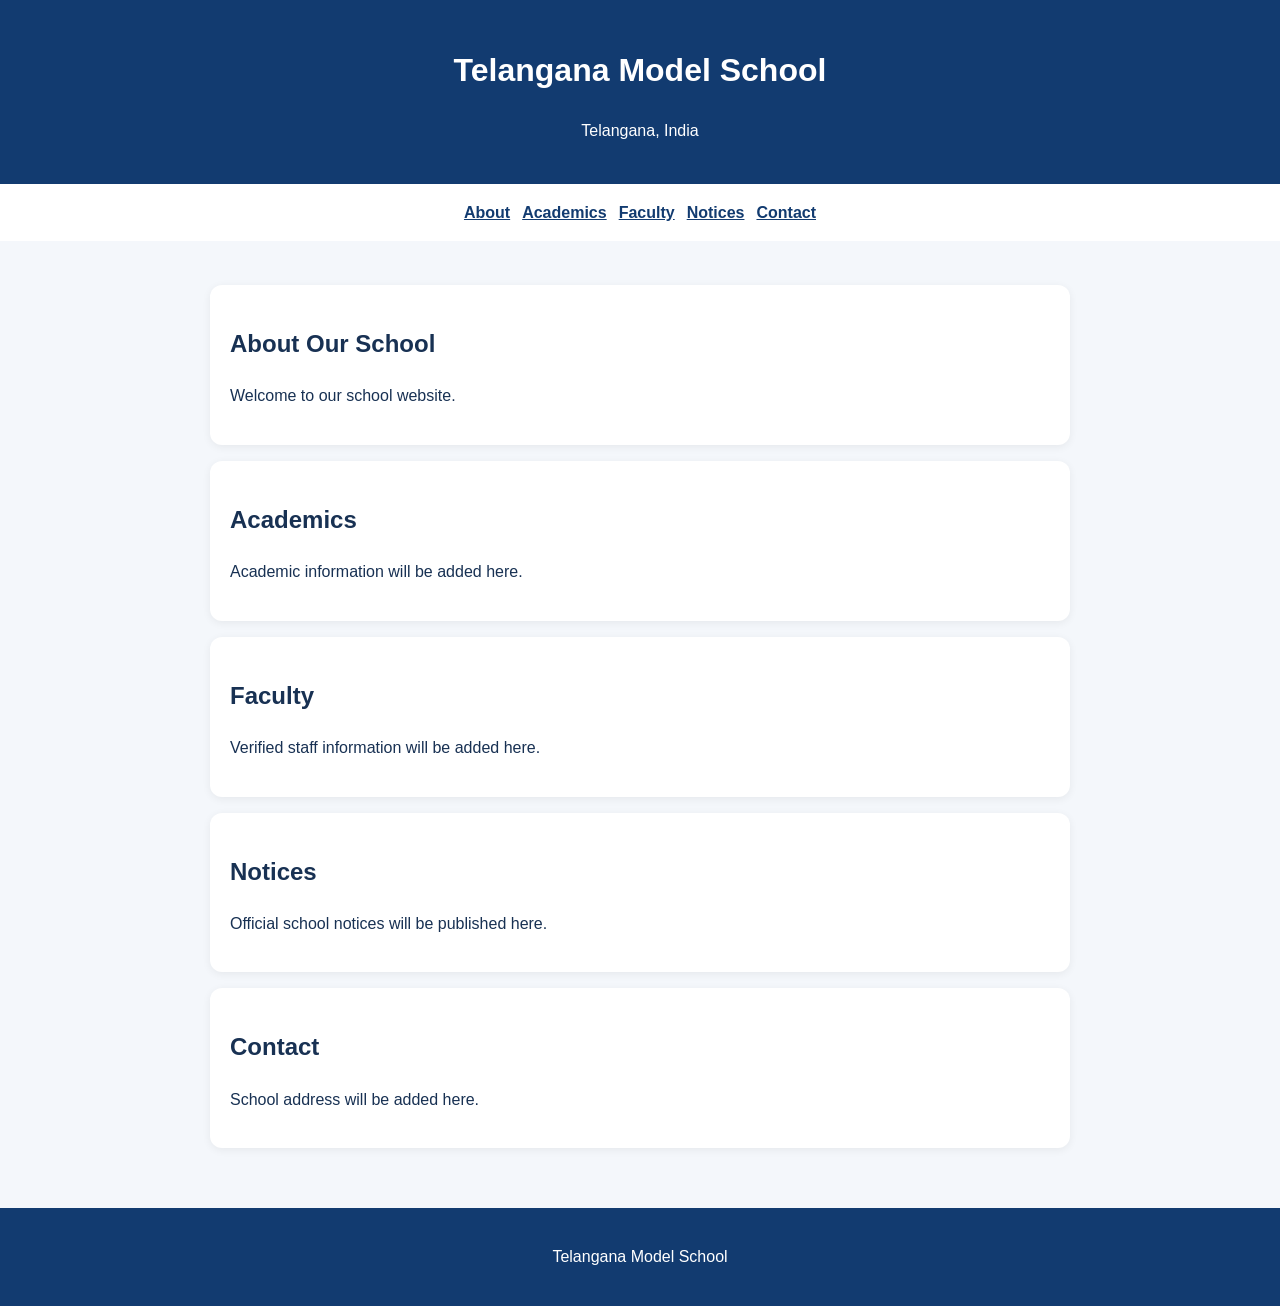
<file: template/index.html>
<!DOCTYPE html>
<html lang="en">
<head>
  <meta charset="UTF-8">
  <meta name="viewport" content="width=device-width, initial-scale=1.0">
  <title>Telangana Model School</title>
  <meta name="description" content="Official school information, academics, faculty and notices.">
  <style>
    * { box-sizing: border-box; }
    body {
      margin: 0;
      font-family: Arial, sans-serif;
      line-height: 1.6;
      color: #183153;
      background: #f4f7fb;
    }
    header {
      background: #123b70;
      color: white;
      padding: 24px 16px;
      text-align: center;
    }
    main {
      max-width: 900px;
      margin: 24px auto;
      padding: 20px;
    }
    .card {
      background: white;
      padding: 20px;
      margin-bottom: 16px;
      border-radius: 12px;
      box-shadow: 0 2px 8px #00000010;
    }
    nav {
      display: flex;
      flex-wrap: wrap;
      justify-content: center;
      gap: 12px;
      padding: 16px;
      background: white;
    }
    nav a { color: #123b70; font-weight: bold; }
    footer {
      text-align: center;
      padding: 20px;
      background: #123b70;
      color: white;
    }
  </style>
</head>
<body>
  <header>
    <h1 id="school-name">Telangana Model School</h1>
    <p id="school-location">Telangana, India</p>
  </header>

  <nav aria-label="School navigation">
    <a href="#about">About</a>
    <a href="#academics">Academics</a>
    <a href="#faculty">Faculty</a>
    <a href="#notices">Notices</a>
    <a href="#contact">Contact</a>
  </nav>

  <main>
    <section class="card" id="about">
      <h2>About Our School</h2>
      <p>Welcome to our school website.</p>
    </section>

    <section class="card" id="academics">
      <h2>Academics</h2>
      <p>Academic information will be added here.</p>
    </section>

    <section class="card" id="faculty">
      <h2>Faculty</h2>
      <p>Verified staff information will be added here.</p>
    </section>

    <section class="card" id="notices">
      <h2>Notices</h2>
      <p>Official school notices will be published here.</p>
    </section>

    <section class="card" id="contact">
      <h2>Contact</h2>
      <p id="school-address">School address will be added here.</p>
    </section>
  </main>

  <footer>
    <p id="footer-name">Telangana Model School</p>
  </footer>

  <script>
    // School data will be connected after the template is tested.
  </script>
</body>
</html>
</file>
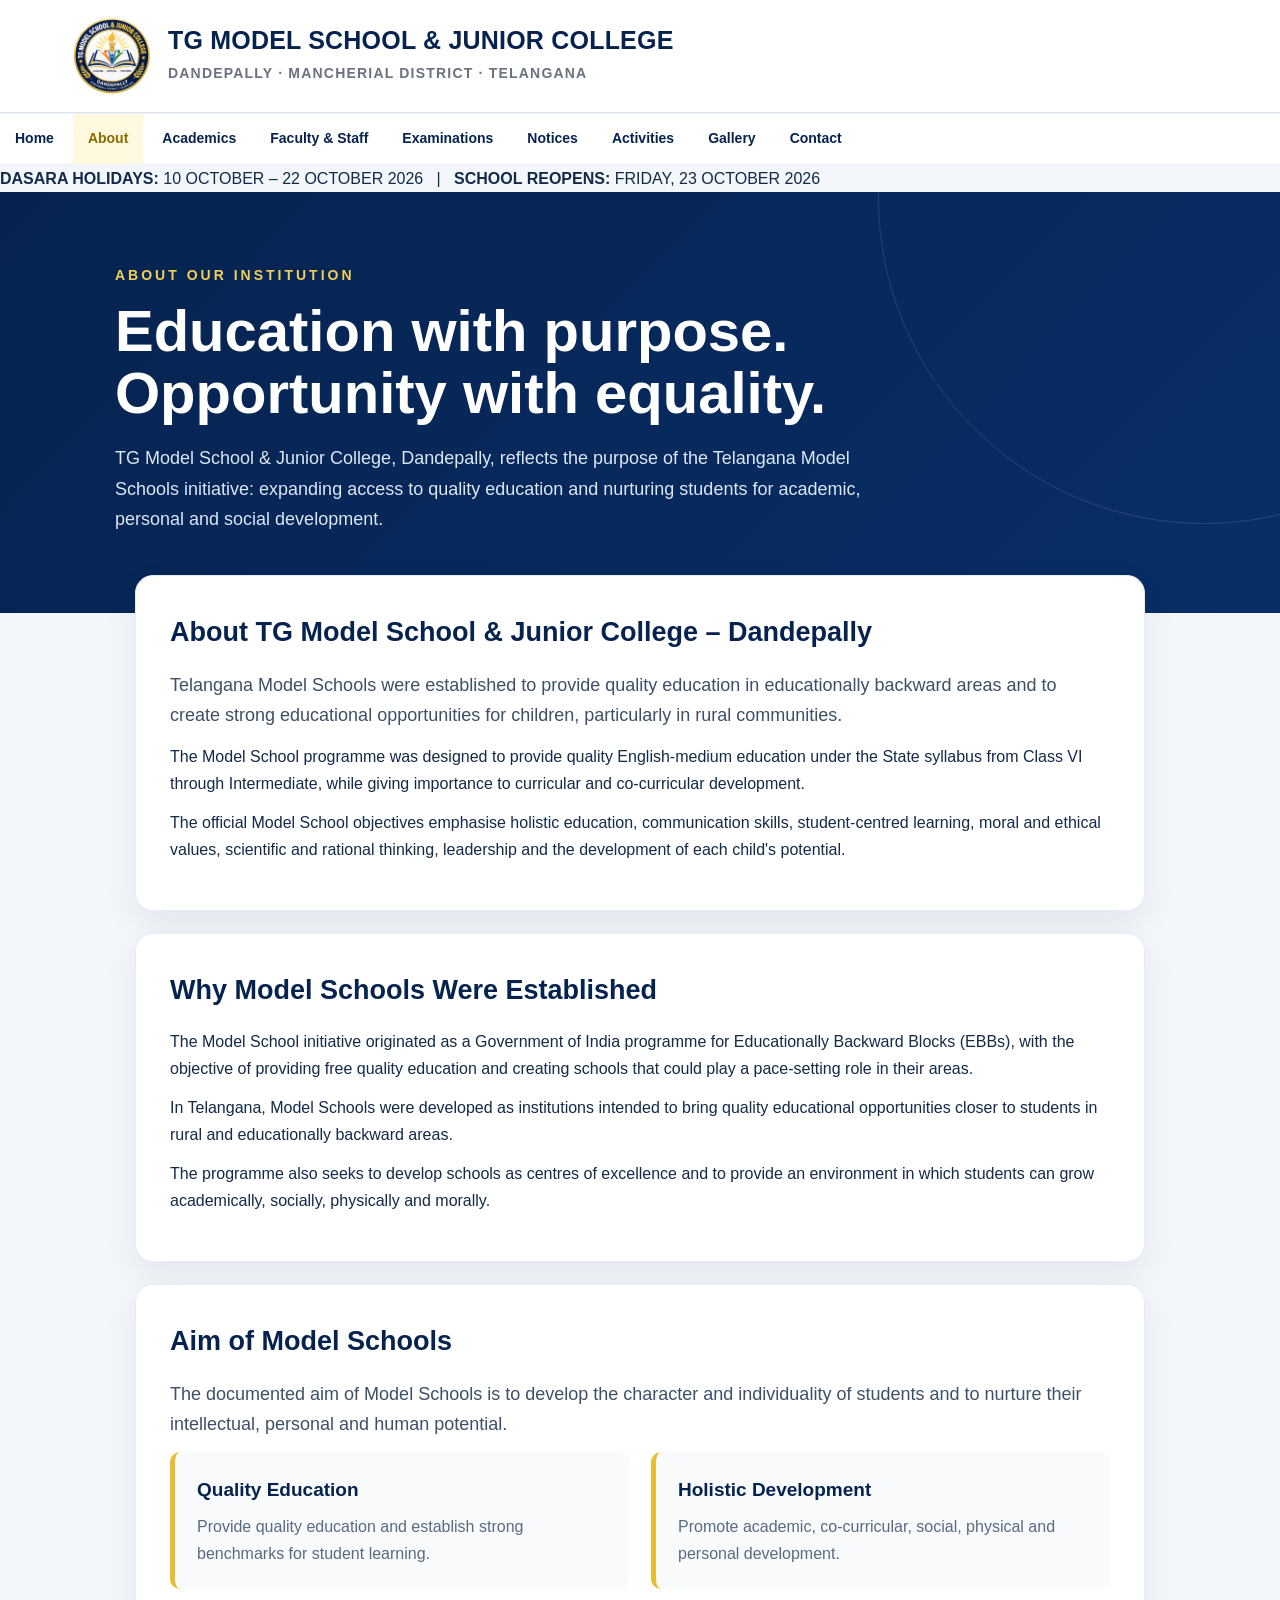
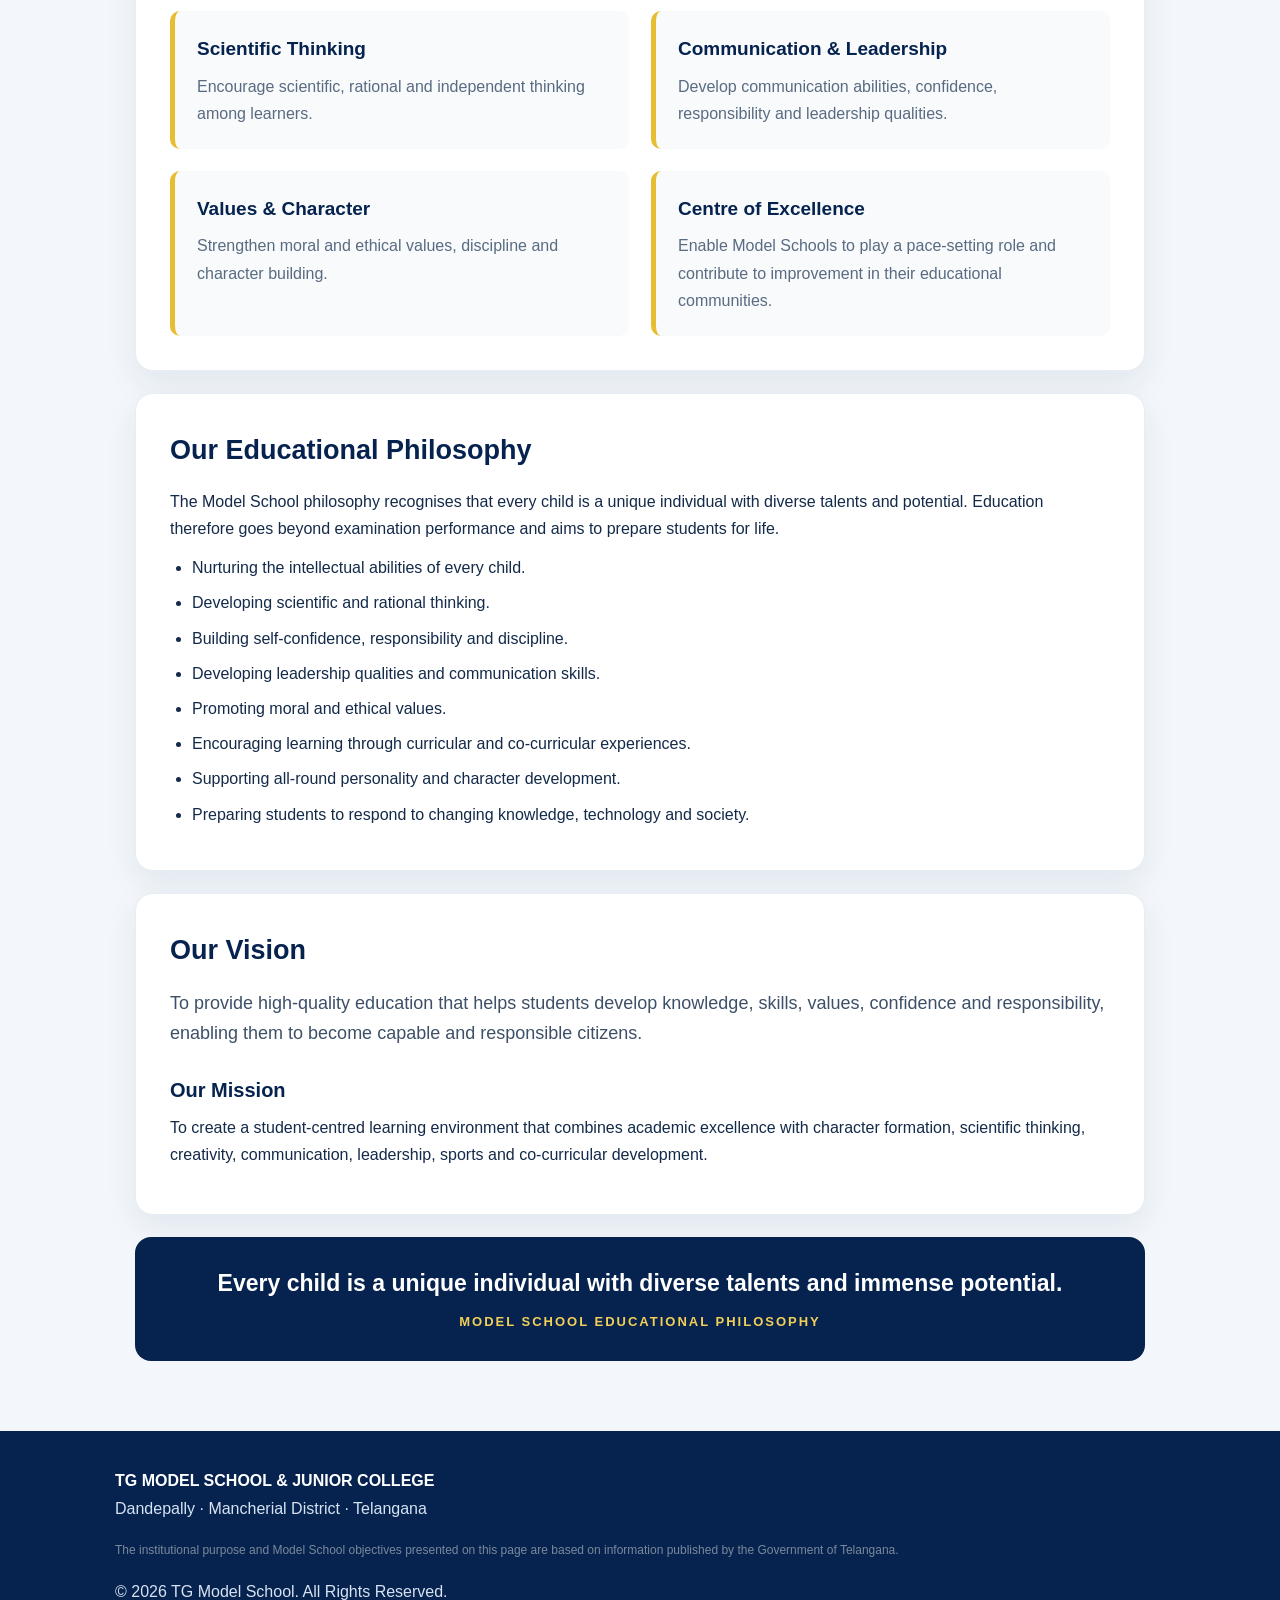
<file: about.html>
<!DOCTYPE html>
<html lang="en">
<head>
  <meta charset="UTF-8">
  <meta name="viewport" content="width=device-width, initial-scale=1.0">
  <title>About Us | TG Model School & Junior College – Dandepally</title>
  <meta name="description" content="About TG Model School & Junior College, Dandepally – the aims, objectives and educational philosophy of Telangana Model Schools.">
  <style>
    :root{
      --navy:#06234f;
      --navy2:#082e67;
      --gold:#e7bd32;
      --gold2:#f2cf57;
      --ink:#132a49;
      --muted:#65748a;
      --bg:#f3f7fb;
      --white:#fff;
      --line:#dce4ed;
    }
    *{box-sizing:border-box}
    html{scroll-behavior:smooth}
    body{
      margin:0;
      font-family:Arial, Helvetica, sans-serif;
      color:var(--ink);
      background:var(--bg);
      line-height:1.7;
    }
    a{color:inherit;text-decoration:none}
    .topbar{
      background:var(--navy);
      color:#fff;
      text-align:center;
      padding:14px 18px;
      font-size:16px;
      letter-spacing:.3px;
    }
    header{
      background:#fff;
      border-bottom:1px solid var(--line);
      position:sticky;
      top:0;
      z-index:20;
    }
    .header-inner{
      max-width:1180px;
      margin:auto;
      padding:18px 24px;
      display:flex;
      align-items:center;
      gap:18px;
    }
    .logo{
      width:76px;
      height:76px;
      object-fit:contain;
      flex:none;
    }
    .brand h1{
      margin:0;
      color:var(--navy);
      font-size:25px;
      line-height:1.15;
      letter-spacing:.2px;
    }
    .brand p{
      margin:7px 0 0;
      color:#6a7280;
      font-size:14px;
      font-weight:700;
      letter-spacing:1.2px;
    }
    nav{
      background:#fff;
      border-top:1px solid #eef2f6;
      border-bottom:1px solid #eef2f6;
    }
    nav .nav-inner{
      max-width:1180px;
      margin:auto;
      display:flex;
      flex-wrap:wrap;
      gap:0;
      padding:0 24px;
    }
    nav a{
      padding:13px 15px;
      font-weight:700;
      color:var(--navy);
      font-size:14px;
    }
    nav a:hover, nav a.active{
      color:#8b6b00;
      background:#fff9df;
    }
    .hero{
      background:linear-gradient(135deg,var(--navy),var(--navy2));
      color:#fff;
      padding:72px 24px 78px;
      position:relative;
      overflow:hidden;
    }
    .hero:after{
      content:"";
      position:absolute;
      width:650px;height:650px;
      border:1px solid rgba(255,255,255,.12);
      border-radius:50%;
      right:-250px;top:-320px;
    }
    .hero-inner{
      max-width:1050px;
      margin:auto;
      position:relative;
      z-index:2;
    }
    .eyebrow{
      color:var(--gold2);
      text-transform:uppercase;
      letter-spacing:3px;
      font-weight:800;
      font-size:14px;
      margin-bottom:12px;
    }
    .hero h2{
      font-size:clamp(34px,5vw,58px);
      line-height:1.08;
      margin:0 0 18px;
    }
    .hero p{
      max-width:780px;
      margin:0;
      font-size:18px;
      color:#dbe7f7;
    }
    main{
      max-width:1050px;
      margin:-38px auto 70px;
      padding:0 20px;
      position:relative;
      z-index:5;
    }
    .card{
      background:#fff;
      border-radius:18px;
      padding:34px;
      margin-bottom:22px;
      box-shadow:0 12px 32px rgba(6,35,79,.08);
      border:1px solid #e7edf4;
    }
    .card h3{
      margin:0 0 14px;
      color:var(--navy);
      font-size:27px;
    }
    .card h4{
      color:var(--navy);
      margin:24px 0 7px;
      font-size:20px;
    }
    .card p{margin:0 0 12px}
    .lead{
      font-size:18px;
      color:#3d5068;
    }
    .grid{
      display:grid;
      grid-template-columns:repeat(2,1fr);
      gap:22px;
    }
    .objective{
      background:#f8fafc;
      border-left:5px solid var(--gold);
      padding:22px;
      border-radius:10px;
    }
    .objective h4{margin:0 0 7px;font-size:19px}
    .objective p{margin:0;color:#586b81}
    ul{
      margin:12px 0 0;
      padding-left:22px;
    }
    li{margin:8px 0}
    .quote{
      background:var(--navy);
      color:#fff;
      border-radius:16px;
      padding:30px;
      text-align:center;
      font-size:23px;
      font-weight:700;
      line-height:1.45;
    }
    .quote span{
      display:block;
      color:var(--gold2);
      font-size:13px;
      letter-spacing:2px;
      text-transform:uppercase;
      margin-top:12px;
    }
    footer{
      background:var(--navy);
      color:#d7e2f2;
      padding:36px 24px;
    }
    .footer-inner{max-width:1050px;margin:auto}
    footer strong{color:#fff}
    .sources{
      margin-top:18px;
      font-size:12px;
      color:#7a899b;
    }
    @media(max-width:760px){
      .topbar{font-size:14px}
      .header-inner{padding:13px 18px}
      .logo{width:64px;height:64px}
      .brand h1{font-size:19px}
      .brand p{font-size:11px;letter-spacing:.7px}
      nav .nav-inner{padding:0 12px}
      nav a{padding:11px 9px;font-size:12px}
      .hero{padding:54px 20px 62px}
      .hero p{font-size:16px}
      main{padding:0 14px}
      .card{padding:24px 20px}
      .grid{grid-template-columns:1fr}
      .quote{font-size:19px;padding:25px 18px}
    }
    /* =============== MOBILE NAVIGATION =============== */

.menu-toggle {
  display: none;
  background: #08275c;
  color: #ffffff;
  border: none;
  border-radius: 8px;
  padding: 10px 14px;
  font-size: 24px;
  cursor: pointer;
}

.nav-links {
  display: flex;
  align-items: center;
  gap: 4px;
}

.nav-links a {
  display: inline-block;
}

@media (max-width: 700px) {

  .main-nav {
    display: flex;
    flex-direction: column;
    align-items: stretch;
    width: 100%;
  }

  .menu-toggle {
    display: block;
    width: 100%;
    text-align: left;
    padding: 12px 18px;
    font-size: 24px;
  }

  .nav-links {
    display: none;
    flex-direction: column;
    width: 100%;
    background: #08275c;
  }

  .nav-links.open {
    display: flex;
  }

  .nav-links a {
    width: 100%;
    padding: 13px 18px;
    color: #ffffff;
    text-align: left;
    border-top: 1px solid rgba(255,255,255,0.12);
  }

  .nav-links a.active {
    background: #176ca5;
    color: #ffffff !important;
  }
}
  </style>
</head>
<body>

  

  <header>
    <div class="header-inner">
      <img src="logo.png" alt="TG Model School & Junior College logo" class="logo">
      <div class="brand">
        <h1>TG MODEL SCHOOL &amp; JUNIOR COLLEGE</h1>
        <p>DANDEPALLY · MANCHERIAL DISTRICT · TELANGANA</p>
      </div>
    </div>
  </header>

  <nav class="main-nav" aria-label="Main navigation">

  <button class="menu-toggle" aria-label="Open navigation">
    ☰
  </button>

  <div class="nav-links">

    <a href="index.html">
      Home
    </a>

    <a href="about.html" class="active">
      About
    </a>

    <a href="academics.html">
      Academics
    </a>

    <a href="faculty.html">
      Faculty &amp; Staff
    </a>

    <a href="examinations.html">
      Examinations
    </a>

    <a href="notices.html">
      Notices
    </a>

    <a href="activities.html">
      Activities
    </a>

    <a href="gallery.html">
      Gallery
    </a>

    <a href="contact.html">
      Contact
    </a>

  </div>

</nav>
<div class="flash-news">
  <div class="announcement-track">
    <span>
      <strong class="holiday-title">DASARA HOLIDAYS:</strong>
      <span class="holiday-dates">10 OCTOBER – 22 OCTOBER 2026</span>
      &nbsp; | &nbsp;
      <strong class="reopen-title">SCHOOL REOPENS:</strong>
      <span class="reopen-date">FRIDAY, 23 OCTOBER 2026</span>
      &nbsp; &nbsp;
    </span>
  </div>
</div>
  <section class="hero">
    <div class="hero-inner">
      <div class="eyebrow">About Our Institution</div>
      <h2>Education with purpose.<br>Opportunity with equality.</h2>
      <p>
        TG Model School &amp; Junior College, Dandepally, reflects the purpose of the
        Telangana Model Schools initiative: expanding access to quality education and
        nurturing students for academic, personal and social development.
      </p>
    </div>
  </section>

  <main>

    <section class="card">
      <h3>About TG Model School &amp; Junior College – Dandepally</h3>
      <p class="lead">
        Telangana Model Schools were established to provide quality education in
        educationally backward areas and to create strong educational opportunities
        for children, particularly in rural communities.
      </p>
      <p>
        The Model School programme was designed to provide quality English-medium
        education under the State syllabus from Class VI through Intermediate,
        while giving importance to curricular and co-curricular development.
      </p>
      <p>
        The official Model School objectives emphasise holistic education,
        communication skills, student-centred learning, moral and ethical values,
        scientific and rational thinking, leadership and the development of each
        child's potential.
      </p>
    </section>

    <section class="card">
      <h3>Why Model Schools Were Established</h3>
      <p>
        The Model School initiative originated as a Government of India programme
        for Educationally Backward Blocks (EBBs), with the objective of providing
        free quality education and creating schools that could play a pace-setting
        role in their areas.
      </p>
      <p>
        In Telangana, Model Schools were developed as institutions intended to
        bring quality educational opportunities closer to students in rural and
        educationally backward areas.
      </p>
      <p>
        The programme also seeks to develop schools as centres of excellence and
        to provide an environment in which students can grow academically,
        socially, physically and morally.
      </p>
    </section>

    <section class="card">
      <h3>Aim of Model Schools</h3>
      <p class="lead">
        The documented aim of Model Schools is to develop the character and
        individuality of students and to nurture their intellectual, personal
        and human potential.
      </p>

      <div class="grid">
        <div class="objective">
          <h4>Quality Education</h4>
          <p>Provide quality education and establish strong benchmarks for student learning.</p>
        </div>
        <div class="objective">
          <h4>Holistic Development</h4>
          <p>Promote academic, co-curricular, social, physical and personal development.</p>
        </div>
        <div class="objective">
          <h4>Scientific Thinking</h4>
          <p>Encourage scientific, rational and independent thinking among learners.</p>
        </div>
        <div class="objective">
          <h4>Communication &amp; Leadership</h4>
          <p>Develop communication abilities, confidence, responsibility and leadership qualities.</p>
        </div>
        <div class="objective">
          <h4>Values &amp; Character</h4>
          <p>Strengthen moral and ethical values, discipline and character building.</p>
        </div>
        <div class="objective">
          <h4>Centre of Excellence</h4>
          <p>Enable Model Schools to play a pace-setting role and contribute to improvement in their educational communities.</p>
        </div>
      </div>
    </section>

    <section class="card">
      <h3>Our Educational Philosophy</h3>
      <p>
        The Model School philosophy recognises that every child is a unique
        individual with diverse talents and potential. Education therefore goes
        beyond examination performance and aims to prepare students for life.
      </p>
      <ul>
        <li>Nurturing the intellectual abilities of every child.</li>
        <li>Developing scientific and rational thinking.</li>
        <li>Building self-confidence, responsibility and discipline.</li>
        <li>Developing leadership qualities and communication skills.</li>
        <li>Promoting moral and ethical values.</li>
        <li>Encouraging learning through curricular and co-curricular experiences.</li>
        <li>Supporting all-round personality and character development.</li>
        <li>Preparing students to respond to changing knowledge, technology and society.</li>
      </ul>
    </section>

    <section class="card">
      <h3>Our Vision</h3>
      <p class="lead">
        To provide high-quality education that helps students develop knowledge,
        skills, values, confidence and responsibility, enabling them to become
        capable and responsible citizens.
      </p>

      <h4>Our Mission</h4>
      <p>
        To create a student-centred learning environment that combines academic
        excellence with character formation, scientific thinking, creativity,
        communication, leadership, sports and co-curricular development.
      </p>
    </section>

    <section class="quote">
      Every child is a unique individual with diverse talents and immense potential.
      <span>Model School Educational Philosophy</span>
    </section>

  </main>

  <footer>
    <div class="footer-inner">
      <strong>TG MODEL SCHOOL &amp; JUNIOR COLLEGE</strong><br>
      Dandepally · Mancherial District · Telangana
      <div class="sources">
        The institutional purpose and Model School objectives presented on this page
        are based on information published by the Government of Telangana.
      </div>
      <div style="margin-top:18px;">© 2026 TG Model School. All Rights Reserved.</div>
    </div>
  </footer>
<script>
  const menuToggle = document.querySelector('.menu-toggle');
  const navLinks = document.querySelector('.nav-links');

  menuToggle.addEventListener('click', function () {
    navLinks.classList.toggle('open');
  });

  navLinks.querySelectorAll('a').forEach(function (link) {
    link.addEventListener('click', function () {
      navLinks.classList.remove('open');
    });
  });
</script>
</body>
</html>
</file>
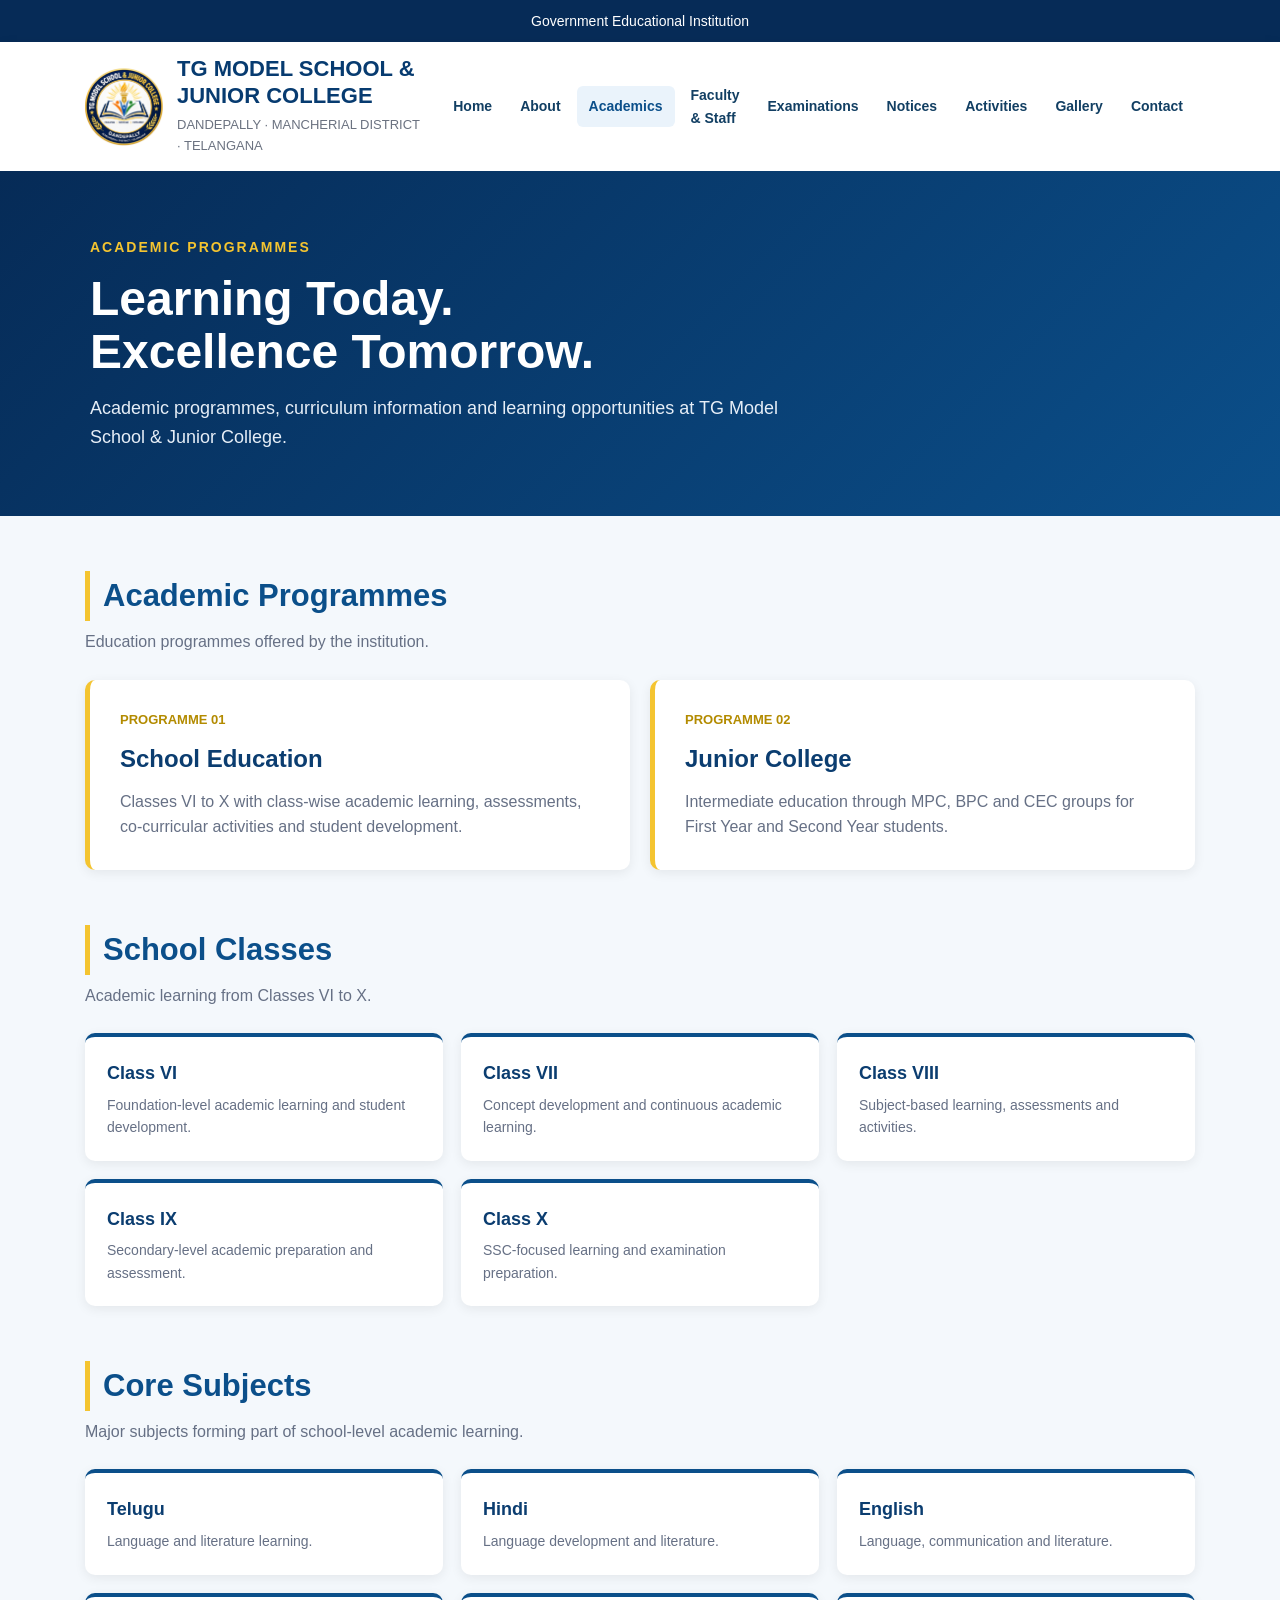
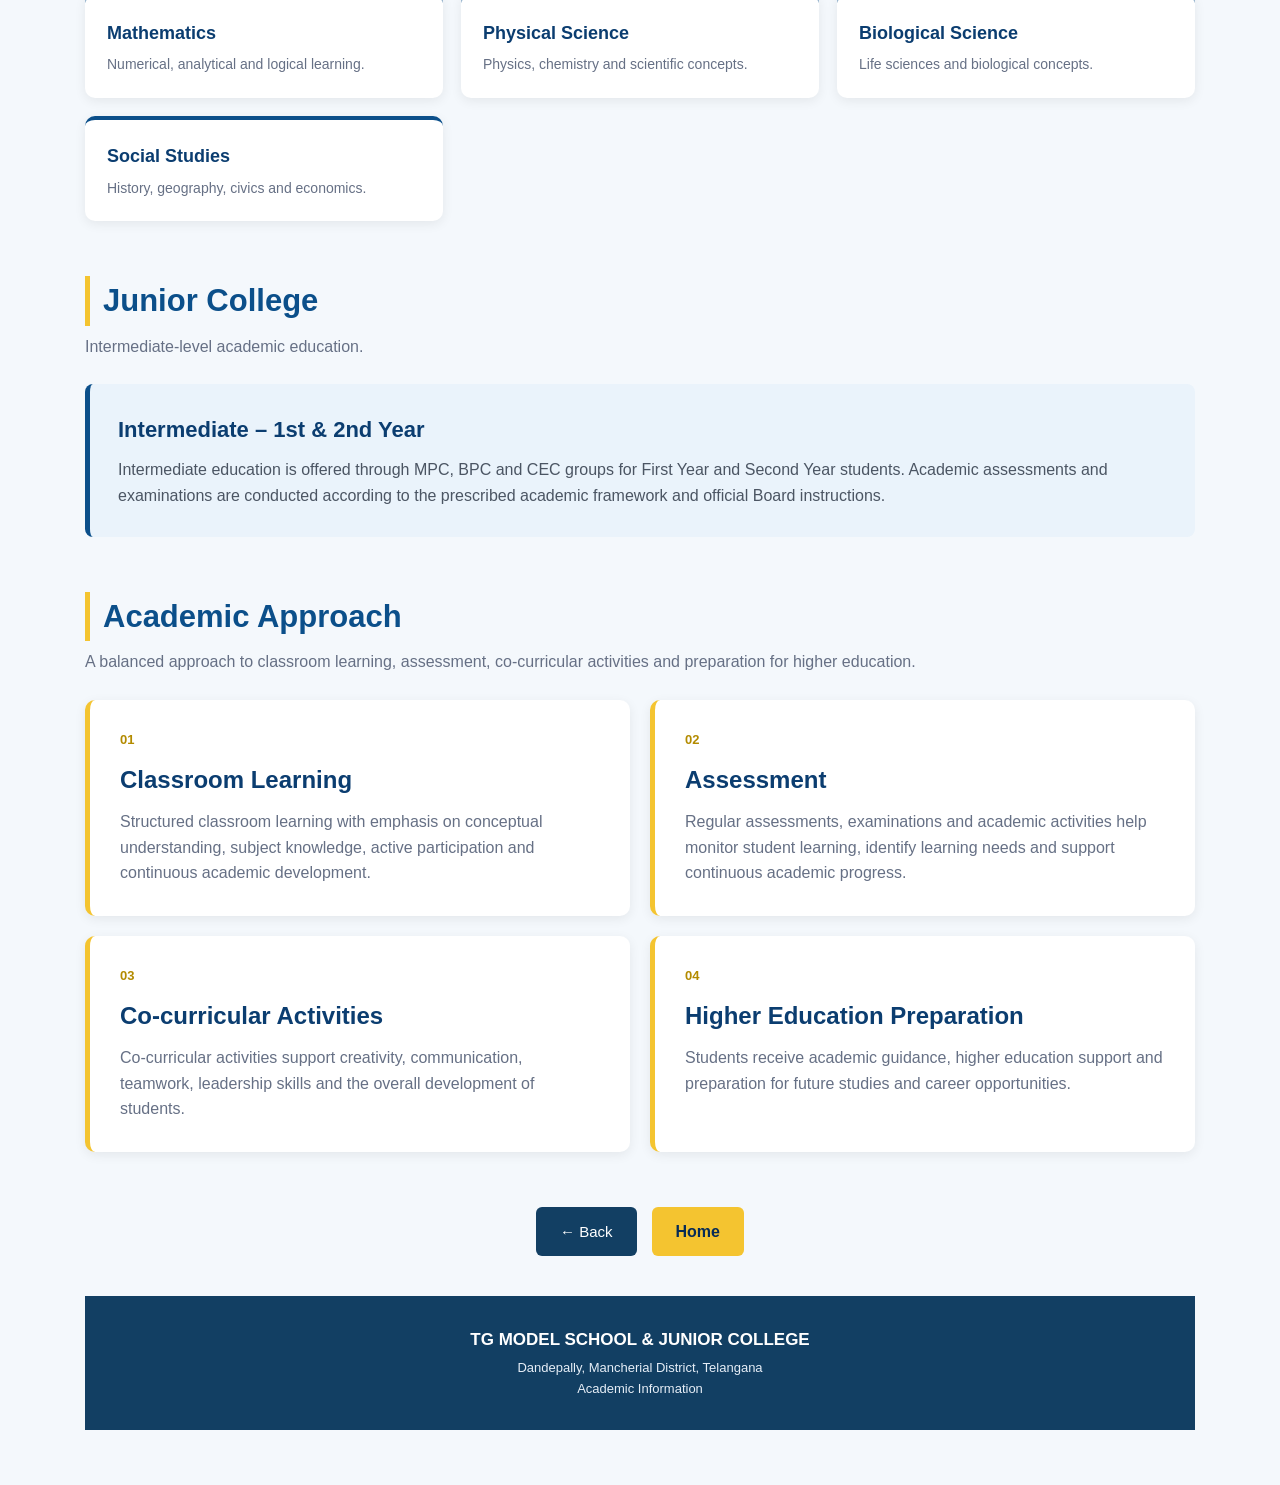
<file: academics.html>
<!DOCTYPE html>
<html lang="en">

<head>
<meta charset="UTF-8">
<meta name="viewport" content="width=device-width, initial-scale=1.0">

<meta name="description"
content="Academic programmes of TG Model School & Junior College, Dandepally, Mancherial District, Telangana">

<title>Academics | TG Model School & Junior College</title>

<link rel="icon" href="logo.png" type="image/png">

<style>

* {
  box-sizing: border-box;
  margin: 0;
  padding: 0;
}

body {
  font-family: Arial, Helvetica, sans-serif;
  background: #f4f8fc;
  color: #1f2937;
  line-height: 1.6;
}

/* TOP BAR */

.top-bar {
  background: #062b57;
  color: white;
  text-align: center;
  padding: 10px 15px;
  font-size: 14px;
}

/* HEADER */

header {
  background: white;
  box-shadow: 0 2px 10px rgba(0,0,0,0.08);
}

.header-inner {
  max-width: 1150px;
  margin: auto;
  padding: 14px 20px;

  display: flex;
  align-items: center;
  justify-content: space-between;
  gap: 20px;
}

.brand {
  display: flex;
  align-items: center;
  gap: 14px;
  text-decoration: none;
  color: #0b3d70;
}

.brand img {
  width: 78px;
  height: 78px;
  object-fit: contain;
}

.brand-text h1 {
  font-size: 22px;
  line-height: 1.2;
  color: #073b70;
}

.brand-text p {
  margin-top: 6px;
  font-size: 13px;
  color: #6b7280;
}

/* NAVIGATION */

nav {
  display: flex;
  align-items: center;
  gap: 5px;
  flex-wrap: wrap;
}

nav a {
  text-decoration: none;
  color: #123f63;
  padding: 9px 12px;
  border-radius: 6px;
  font-size: 14px;
  font-weight: 600;
}

nav a:hover,
nav a.active {
  background: #eaf3fb;
  color: #0b4f8a;
}

/* HERO */

.hero {
  background: linear-gradient(135deg, #062b57, #0b4f8a);
  color: white;
}

.hero-inner {
  max-width: 1150px;
  margin: auto;
  padding: 65px 25px;
}

.hero-label {
  color: #f4c430;
  font-weight: bold;
  font-size: 14px;
  letter-spacing: 2px;
  margin-bottom: 15px;
}

.hero h2 {
  font-size: 48px;
  line-height: 1.1;
  margin-bottom: 15px;
}

.hero p {
  max-width: 700px;
  font-size: 18px;
  color: #e6eef7;
}

/* MAIN */

.container {
  max-width: 1150px;
  margin: auto;
  padding: 55px 20px;
}

.section {
  margin-bottom: 55px;
}

.section-heading {
  margin-bottom: 25px;
}

.section-heading h2 {
  color: #0b4f8a;
  font-size: 31px;
  border-left: 5px solid #f4c430;
  padding-left: 13px;
}

.section-heading p {
  margin-top: 8px;
  color: #667085;
}

/* CARDS */

.cards {
  display: grid;
  grid-template-columns: repeat(2, 1fr);
  gap: 20px;
}

.card {
  background: white;
  padding: 30px;
  border-radius: 10px;
  box-shadow: 0 3px 12px rgba(0,0,0,0.07);
  border-left: 5px solid #f4c430;
}

.card-number {
  color: #b38b00;
  font-size: 13px;
  font-weight: bold;
  margin-bottom: 10px;
}

.card h3 {
  color: #0b3d70;
  font-size: 24px;
  margin-bottom: 10px;
}

.card p {
  color: #667085;
}

/* SUBJECTS */

.subject-grid {
  display: grid;
  grid-template-columns: repeat(3, 1fr);
  gap: 18px;
}

.subject-card {
  background: white;
  padding: 22px;
  border-radius: 10px;
  box-shadow: 0 3px 12px rgba(0,0,0,0.07);
  border-top: 4px solid #0b4f8a;
}

.subject-card h3 {
  color: #0b3d70;
  font-size: 18px;
  margin-bottom: 6px;
}

.subject-card p {
  color: #667085;
  font-size: 14px;
}

/* INFO BOX */

.info-box {
  background: #eaf3fb;
  border-left: 5px solid #0b4f8a;
  padding: 28px;
  border-radius: 8px;
}

.info-box h3 {
  color: #0b3d70;
  margin-bottom: 10px;
  font-size: 22px;
}

.info-box p {
  color: #4b5563;
}

/* FOOTER */

footer {
  background: #123f63;
  color: white;
  text-align: center;
  padding: 30px 15px;
}

footer h3 {
  font-size: 17px;
  margin-bottom: 5px;
}

footer p {
  font-size: 13px;
  color: #e6eef7;
}

/* MOBILE */

@media (max-width: 900px) {

  .header-inner {
    flex-direction: column;
  }

  nav {
    justify-content: center;
  }

  .cards {
    grid-template-columns: 1fr;
  }

  .subject-grid {
    grid-template-columns: repeat(2, 1fr);
  }

}

@media (max-width: 600px) {

  .header-inner {
    padding: 12px 15px;
  }

  .brand {
    width: 100%;
  }

  .brand img {
    width: 65px;
    height: 65px;
  }

  .brand-text h1 {
    font-size: 18px;
  }

  .brand-text p {
    font-size: 11px;
  }

  nav {
    width: 100%;
    justify-content: center;
  }

  nav a {
    font-size: 12px;
    padding: 7px 8px;
  }

  .hero-inner {
    padding: 50px 20px;
  }

  .hero h2 {
    font-size: 36px;
  }

  .hero p {
    font-size: 16px;
  }

  .container {
    padding: 40px 15px;
  }

  .section-heading h2 {
    font-size: 25px;
  }

  .subject-grid {
    grid-template-columns: 1fr;
  }

  .card {
    padding: 24px;
  }

}
  
/* =============== MOBILE NAVIGATION =============== */

.menu-toggle {
  display: none;
  background: #08275c;
  color: #ffffff;
  border: none;
  border-radius: 8px;
  padding: 10px 14px;
  font-size: 24px;
  cursor: pointer;
}

.nav-links {
  display: flex;
  align-items: center;
  gap: 4px;
}

.nav-links a {
  display: inline-block;
}

@media (max-width: 700px) {

  .main-nav {
    display: flex;
    flex-direction: column;
    align-items: stretch;
    width: 100%;
  }

  .menu-toggle {
    display: block;
    width: 100%;
    text-align: left;
    padding: 12px 18px;
    font-size: 24px;
  }

  .nav-links {
    display: none;
    flex-direction: column;
    width: 100%;
    background: #08275c;
    position: relative;
    z-index: 1000;
}

.nav-links.open {
    display: flex;
}
  .nav-links a {
    width: 100%;
    padding: 13px 18px;
    color: #ffffff;
    text-align: left;
    border-top: 1px solid rgba(255,255,255,0.12);
  }

  .nav-links a.active {
    background: #176ca5;
    color: #ffffff !important;
  }
}
</style>
</head>

<body>

<!-- TOP BAR -->

<div class="top-bar">
Government Educational Institution
</div>

<!-- HEADER -->

<header>

<div class="header-inner">

<a href="index.html" class="brand">

<img src="logo.png" alt="TG Model School Logo">

<div class="brand-text">

<h1>
TG MODEL SCHOOL & JUNIOR COLLEGE
</h1>

<p>
DANDEPALLY · MANCHERIAL DISTRICT · TELANGANA
</p>

</div>

</a>
<nav class="main-nav" aria-label="Main navigation">

  <button class="menu-toggle" aria-label="Open navigation">
    ☰
  </button>

  <div class="nav-links">

    <a href="index.html">
      Home
    </a>

    <a href="about.html">
      About
    </a>

    <a href="academics.html" class="active">
      Academics
    </a>

    <a href="faculty.html">
      Faculty &amp; Staff
    </a>

    <a href="examinations.html">
      Examinations
    </a>

    <a href="notices.html">
      Notices
    </a>

    <a href="activities.html">
      Activities
    </a>

    <a href="gallery.html">
      Gallery
    </a>

    <a href="contact.html">
      Contact
    </a>

  </div>

</nav>

</div>

</header>

<!-- HERO -->

<section class="hero">

<div class="hero-inner">

<div class="hero-label">
ACADEMIC PROGRAMMES
</div>

<h2>
Learning Today.<br>
Excellence Tomorrow.
</h2>

<p>
Academic programmes, curriculum information and
learning opportunities at TG Model School & Junior College.
</p>

</div>

</section>

<!-- MAIN -->

<main class="container">

<!-- PROGRAMMES -->

<section class="section">

<div class="section-heading">

<h2>
Academic Programmes
</h2>

<p>
Education programmes offered by the institution.
</p>

</div>

<div class="cards">

<div class="card">

<div class="card-number">
PROGRAMME 01
</div>

<h3>
School Education
</h3>

<p>
Classes VI to X with class-wise academic learning,
assessments, co-curricular activities and student development.
</p>

</div>

<div class="card">

<div class="card-number">
PROGRAMME 02
</div>
<h3>
    Junior College
</h3>

<p>
    Intermediate education through MPC, BPC and CEC groups
    for First Year and Second Year students.
</p>


</div>

</div>

</section>

<!-- SCHOOL CLASSES -->

<section class="section">

<div class="section-heading">

<h2>
School Classes
</h2>

<p>
Academic learning from Classes VI to X.
</p>

</div>

<div class="subject-grid">

<div class="subject-card">
<h3>Class VI</h3>
<p>Foundation-level academic learning and student development.</p>
</div>

<div class="subject-card">
<h3>Class VII</h3>
<p>Concept development and continuous academic learning.</p>
</div>

<div class="subject-card">
<h3>Class VIII</h3>
<p>Subject-based learning, assessments and activities.</p>
</div>

<div class="subject-card">
<h3>Class IX</h3>
<p>Secondary-level academic preparation and assessment.</p>
</div>

<div class="subject-card">
<h3>Class X</h3>
<p>SSC-focused learning and examination preparation.</p>
</div>

</div>

</section>

<!-- SUBJECTS -->

<section class="section">

<div class="section-heading">

<h2>
Core Subjects
</h2>

<p>
Major subjects forming part of school-level academic learning.
</p>

</div>

<div class="subject-grid">

<div class="subject-card">
<h3>Telugu</h3>
<p>Language and literature learning.</p>
</div>

<div class="subject-card">
<h3>Hindi</h3>
<p>Language development and literature.</p>
</div>

<div class="subject-card">
<h3>English</h3>
<p>Language, communication and literature.</p>
</div>

<div class="subject-card">
<h3>Mathematics</h3>
<p>Numerical, analytical and logical learning.</p>
</div>

<div class="subject-card">
<h3>Physical Science</h3>
<p>Physics, chemistry and scientific concepts.</p>
</div>

<div class="subject-card">
<h3>Biological Science</h3>
<p>Life sciences and biological concepts.</p>
</div>

<div class="subject-card">
<h3>Social Studies</h3>
<p>History, geography, civics and economics.</p>
</div>

</div>

</section>

<!-- JUNIOR COLLEGE -->

<section class="section">

<div class="section-heading">

<h2>
Junior College
</h2>

<p>
Intermediate-level academic education.
</p>

</div>
<div class="info-box">

<h3>
    Intermediate – 1st & 2nd Year
</h3>

<p>
    Intermediate education is offered through MPC, BPC and CEC groups
    for First Year and Second Year students. Academic assessments
    and examinations are conducted according to the prescribed
    academic framework and official Board instructions.
</p>

</div>

</section>

<!-- ACADEMIC APPROACH -->

<section class="section">

<div class="section-heading">

<h2>
Academic Approach
</h2>

<p>
A balanced approach to classroom learning, assessment,
co-curricular activities and preparation for higher education.
</p>

</div>

<div class="cards">

<div class="card">

<div class="card-number">
01
</div>

<h3>
Classroom Learning
</h3>

<p>
    Structured classroom learning with emphasis on conceptual
    understanding, subject knowledge, active participation and
    continuous academic development.
</p>

</div>

<div class="card">

<div class="card-number">
02
</div>

<h3>
Assessment
</h3>

<p>
    Regular assessments, examinations and academic activities
    help monitor student learning, identify learning needs
    and support continuous academic progress.
</p>

</div>

<div class="card">

<div class="card-number">
03
</div>

<h3>
Co-curricular Activities
</h3>

<p>
    Co-curricular activities support creativity, communication,
    teamwork, leadership skills and the overall development
    of students.
</p>

</div>

<div class="card">

<div class="card-number">
04
</div>

<h3>
Higher Education Preparation
</h3>

<p>
    Students receive academic guidance, higher education
    support and preparation for future studies and career
    opportunities.
</p>
</div>

</div>

</section>

<!-- BOTTOM NAVIGATION -->
<div style="display:flex; justify-content:center; 
gap:15px; flex-wrap:wrap; padding:0 15px 40px;">

  <button onclick="if (history.length > 1) {
    history.back();
  } else {
    window.location.href='index.html';
  }"
  style="background:#123f63; color:white; 
  border:0; padding:12px 24px; border-radius:6px;
  font-size:15px; cursor:pointer;">
    &#8592; Back
  </button>

  <a href="index.html"
  style="background:#f4c430; color:#062b57;
  text-decoration:none; padding:12px 24px;
  border-radius:6px; font-weight:bold;">
    Home
  </a>

</div>


<footer>

<h3>
TG MODEL SCHOOL & JUNIOR COLLEGE
</h3>

<p>
Dandepally, Mancherial District, Telangana
</p>

<p>
Academic Information
</p>

</footer>

  <script>
const menuToggle = document.querySelector('.menu-toggle');
const navLinks = document.querySelector('.nav-links');

menuToggle.addEventListener('click', function () {
    navLinks.classList.toggle('open');
});

navLinks.querySelectorAll('a').forEach(function (link) {
    link.addEventListener('click', function () {
        navLinks.classList.remove('open');
    });
});
  </script>
</body>
</html>
</file>
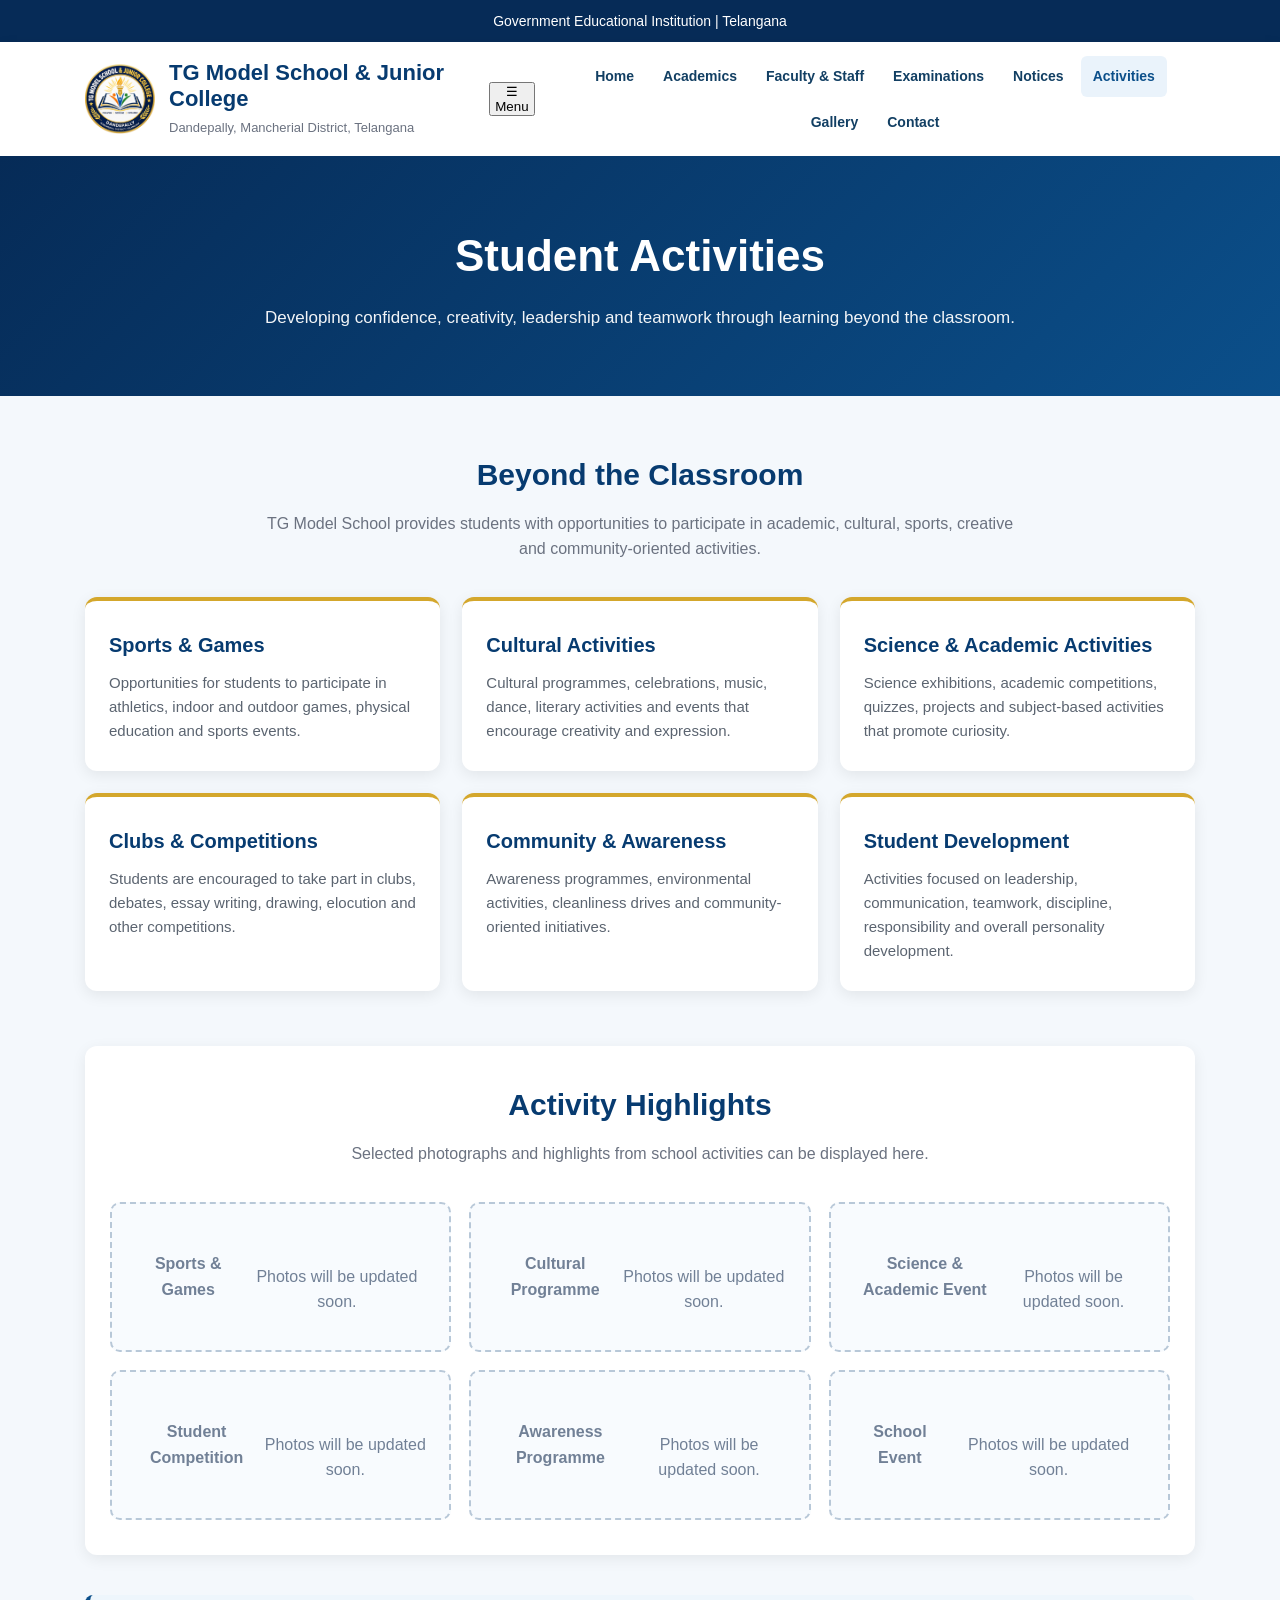
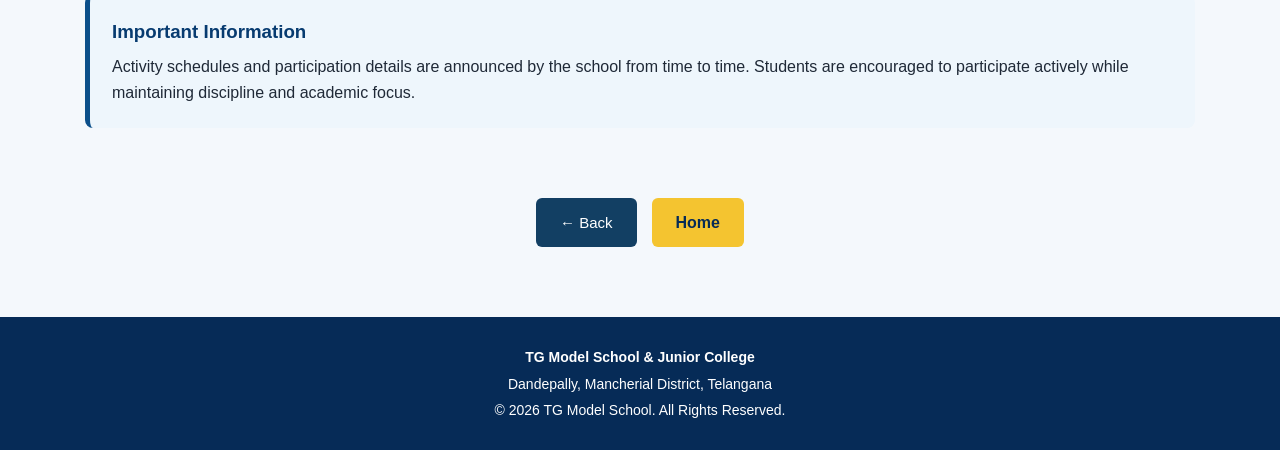
<file: activities.html>
<!DOCTYPE html>
<html lang="en">
<head>
  <meta charset="UTF-8">
  <meta name="viewport" content="width=device-width, initial-scale=1.0">

  <meta name="description"
        content="Student Activities - TG Model School & Junior College, Dandepally">

  <title>Activities | TG Model School & Junior College</title>

  <link rel="icon" href="logo.png" type="image/png">

  <style>
    * {
      box-sizing: border-box;
      margin: 0;
      padding: 0;
    }

    body {
      font-family: Arial, Helvetica, sans-serif;
      background: #f4f8fc;
      color: #1f2937;
      line-height: 1.6;
    }

    .top-bar {
      background: #062b57;
      color: white;
      text-align: center;
      padding: 10px 15px;
      font-size: 14px;
    }

    header {
      background: white;
      box-shadow: 0 2px 10px rgba(0,0,0,0.08);
    }

    .header-inner {
      max-width: 1150px;
      margin: auto;
      padding: 14px 20px;
      display: flex;
      align-items: center;
      justify-content: space-between;
      gap: 20px;
    }

    .brand {
      display: flex;
      align-items: center;
      gap: 14px;
      text-decoration: none;
    }

    .brand img {
      width: 70px;
      height: 70px;
      object-fit: contain;
    }

    .brand-text h1 {
      color: #073b70;
      font-size: 22px;
      line-height: 1.2;
    }

    .brand-text p {
      color: #6b7280;
      font-size: 13px;
      margin-top: 5px;
    }

    nav {
      display: flex;
      flex-wrap: wrap;
      gap: 5px;
      justify-content: center;
    }

    nav a {
      text-decoration: none;
      color: #123f63;
      padding: 9px 12px;
      border-radius: 6px;
      font-size: 14px;
      font-weight: 600;
    }

    nav a:hover,
    nav a.active {
      background: #eaf3fb;
      color: #0b4f8a;
    }

    .hero {
      background: linear-gradient(135deg, #062b57, #0b4f8a);
      color: white;
      text-align: center;
      padding: 65px 20px;
    }

    .hero h2 {
      font-size: 44px;
      margin-bottom: 12px;
    }

    .hero p {
      max-width: 750px;
      margin: auto;
      font-size: 17px;
      opacity: 0.95;
    }

    .container {
      max-width: 1150px;
      margin: auto;
      padding: 55px 20px;
    }

    .section-title {
      text-align: center;
      color: #073b70;
      font-size: 30px;
      margin-bottom: 12px;
    }

    .section-subtitle {
      text-align: center;
      color: #6b7280;
      max-width: 750px;
      margin: 0 auto 35px;
    }

    .activity-grid {
      display: grid;
      grid-template-columns: repeat(3, 1fr);
      gap: 22px;
    }

    .activity-card {
      background: white;
      padding: 28px 24px;
      border-radius: 12px;
      border-top: 4px solid #d4a72c;
      box-shadow: 0 4px 15px rgba(0,0,0,0.08);
    }

    .activity-card h3 {
      color: #073b70;
      font-size: 20px;
      margin-bottom: 10px;
    }

    .activity-card p {
      color: #5b6470;
      font-size: 15px;
    }

    .highlights {
      margin-top: 55px;
      background: white;
      padding: 35px 25px;
      border-radius: 12px;
      box-shadow: 0 4px 15px rgba(0,0,0,0.07);
    }

    .highlight-grid {
      display: grid;
      grid-template-columns: repeat(3, 1fr);
      gap: 18px;
      margin-top: 25px;
    }

    .highlight-box {
      min-height: 150px;
      border: 2px dashed #b8c8d8;
      border-radius: 10px;
      display: flex;
      align-items: center;
      justify-content: center;
      text-align: center;
      color: #718096;
      background: #f8fbfe;
      padding: 20px;
    }

    .info-box {
      margin-top: 40px;
      background: #eef6fc;
      border-left: 5px solid #0b4f8a;
      padding: 22px;
      border-radius: 8px;
    }

    .info-box h3 {
      color: #073b70;
      margin-bottom: 8px;
    }

    footer {
      background: #062b57;
      color: white;
      text-align: center;
      padding: 25px 15px;
      margin-top: 30px;
    }

    footer p {
      font-size: 14px;
      margin: 4px 0;
    }

    @media (max-width: 900px) {
      .header-inner {
        flex-direction: column;
      }

      .activity-grid {
        grid-template-columns: repeat(2, 1fr);
      }

      .highlight-grid {
    grid-template-columns: 1fr;
      }

    @media (max-width: 600px) {
      .hero h2 {
        font-size: 32px;
      }

      .menu-toggle {
        display: block;
        width: 100%;
        background: #08275c;
        color: #ffffff;
        border: none;
        border-radius: 8px;
        padding: 12px 18px;
        font-size: 24px;
        text-align: left;
        cursor: pointer;
      }

      nav {
        position: absolute;
        top: 100%;
        left: 0;
        width: 100%;
        background: #08275c;
        display: none;
        flex-direction: column;
        flex-wrap: nowrap;
        gap: 0;
        z-index: 1000;
        box-shadow: 0 6px 12px rgba(0,0,0,0.20);
      }

      nav.open {
        display: flex;
      }

      nav a {
        width: 100%;
        padding: 13px 18px;
        color: #ffffff;
        text-align: left;
        border-top: 1px solid rgba(255,255,255,0.12);
        border-radius: 0;
      }

            nav a.active {
        background: #176ca5;
        color: #ffffff;
      }

      .hero h2 {
        font-size: 32px;
      }

      .hero p {
        font-size: 15px;
      }

      .header-inner {
        position: relative;
      }
      .activity-grid,
      .highlight-grid {
        grid-template-columns: 1fr;
      }

      .brand {
        flex-direction: column;
        text-align: center;
      }

      nav a {
        font-size: 13px;
        padding: 8px 9px;
      }
    }
  </style>
</head>

<body>

  <div class="top-bar">
    Government Educational Institution | Telangana
  </div>

  <header>
    <div class="header-inner">

      <a href="index.html" class="brand">
        <img src="logo.png" alt="TG Model School Logo">

        <div class="brand-text">
          <h1>TG Model School & Junior College</h1>
          <p>Dandepally, Mancherial District, Telangana</p>
        </div>
      </a>
<button class="menu-toggle" type="button">☰ Menu</button>
      <nav>
        <a href="index.html">Home</a>
        <a href="academics.html">Academics</a>
        <a href="faculty.html">Faculty & Staff</a>
        <a href="examinations.html">Examinations</a>
        <a href="notices.html">Notices</a>
        <a href="activities.html" class="active">Activities</a>
        <a href="gallery.html">Gallery</a>
        <a href="contact.html">Contact</a>
      </nav>

    </div>
  </header>

  <section class="hero">
    <h2>Student Activities</h2>
    <p>
      Developing confidence, creativity, leadership and teamwork
      through learning beyond the classroom.
    </p>
  </section>

  <main class="container">

    <h2 class="section-title">Beyond the Classroom</h2>

    <p class="section-subtitle">
      TG Model School provides students with opportunities to participate
      in academic, cultural, sports, creative and community-oriented activities.
    </p>

    <div class="activity-grid">

      <div class="activity-card">
        <h3>Sports & Games</h3>
        <p>
          Opportunities for students to participate in athletics,
          indoor and outdoor games, physical education and sports events.
        </p>
      </div>

      <div class="activity-card">
        <h3>Cultural Activities</h3>
        <p>
          Cultural programmes, celebrations, music, dance, literary
          activities and events that encourage creativity and expression.
        </p>
      </div>

      <div class="activity-card">
        <h3>Science & Academic Activities</h3>
        <p>
          Science exhibitions, academic competitions, quizzes,
          projects and subject-based activities that promote curiosity.
        </p>
      </div>

      <div class="activity-card">
        <h3>Clubs & Competitions</h3>
        <p>
          Students are encouraged to take part in clubs, debates,
          essay writing, drawing, elocution and other competitions.
        </p>
      </div>

      <div class="activity-card">
        <h3>Community & Awareness</h3>
        <p>
          Awareness programmes, environmental activities, cleanliness
          drives and community-oriented initiatives.
        </p>
      </div>

      <div class="activity-card">
        <h3>Student Development</h3>
        <p>
          Activities focused on leadership, communication, teamwork,
          discipline, responsibility and overall personality development.
        </p>
      </div>

    </div>

    <section class="highlights">

      <h2 class="section-title">Activity Highlights</h2>

      <p class="section-subtitle">
        Selected photographs and highlights from school activities
        can be displayed here.
      </p>

      <div class="highlight-grid">

    <div class="highlight-box">
        <strong>Sports & Games</strong><br>
        Photos will be updated soon.
    </div>

    <div class="highlight-box">
        <strong>Cultural Programme</strong><br>
        Photos will be updated soon.
    </div>

    <div class="highlight-box">
        <strong>Science & Academic Event</strong><br>
        Photos will be updated soon.
    </div>

    <div class="highlight-box">
        <strong>Student Competition</strong><br>
        Photos will be updated soon.
    </div>

    <div class="highlight-box">
        <strong>Awareness Programme</strong><br>
        Photos will be updated soon.
    </div>

    <div class="highlight-box">
        <strong>School Event</strong><br>
        Photos will be updated soon.
    </div>

      </div>
    </section>

    <div class="info-box">

      <h3>Important Information</h3>

      <p>
        Activity schedules and participation details are announced
        by the school from time to time. Students are encouraged to
        participate actively while maintaining discipline and academic focus.
      </p>

    </div>

  </main>

<!-- BOTTOM NAVIGATION -->
<div style="display:flex; justify-content:center;
gap:15px; flex-wrap:wrap; padding:15px 15px 40px;">

  <button onclick="if (history.length > 1) {
    history.back();
  } else {
    window.location.href='index.html';
  }"
  style="background:#123f63; color:white;
  border:0; padding:12px 24px; border-radius:6px;
  font-size:15px; cursor:pointer;">
    &#8592; Back
  </button>

  <a href="index.html"
  style="background:#f4c430; color:#062b57;
  text-decoration:none; padding:12px 24px;
  border-radius:6px; font-weight:bold;">
    Home
  </a>

</div>
  
  <footer>
    <p><strong>TG Model School & Junior College</strong></p>
    <p>Dandepally, Mancherial District, Telangana</p>
    <p>© 2026 TG Model School. All Rights Reserved.</p>
  </footer>
<script>
const menuToggle = document.querySelector('.menu-toggle');
const nav = document.querySelector('nav');

menuToggle.addEventListener('click', function () {
    nav.classList.toggle('open');
});

nav.querySelectorAll('a').forEach(function (link) {
    link.addEventListener('click', function () {
        nav.classList.remove('open');
    });
});
                          </script>
</body>
</html>
</file>
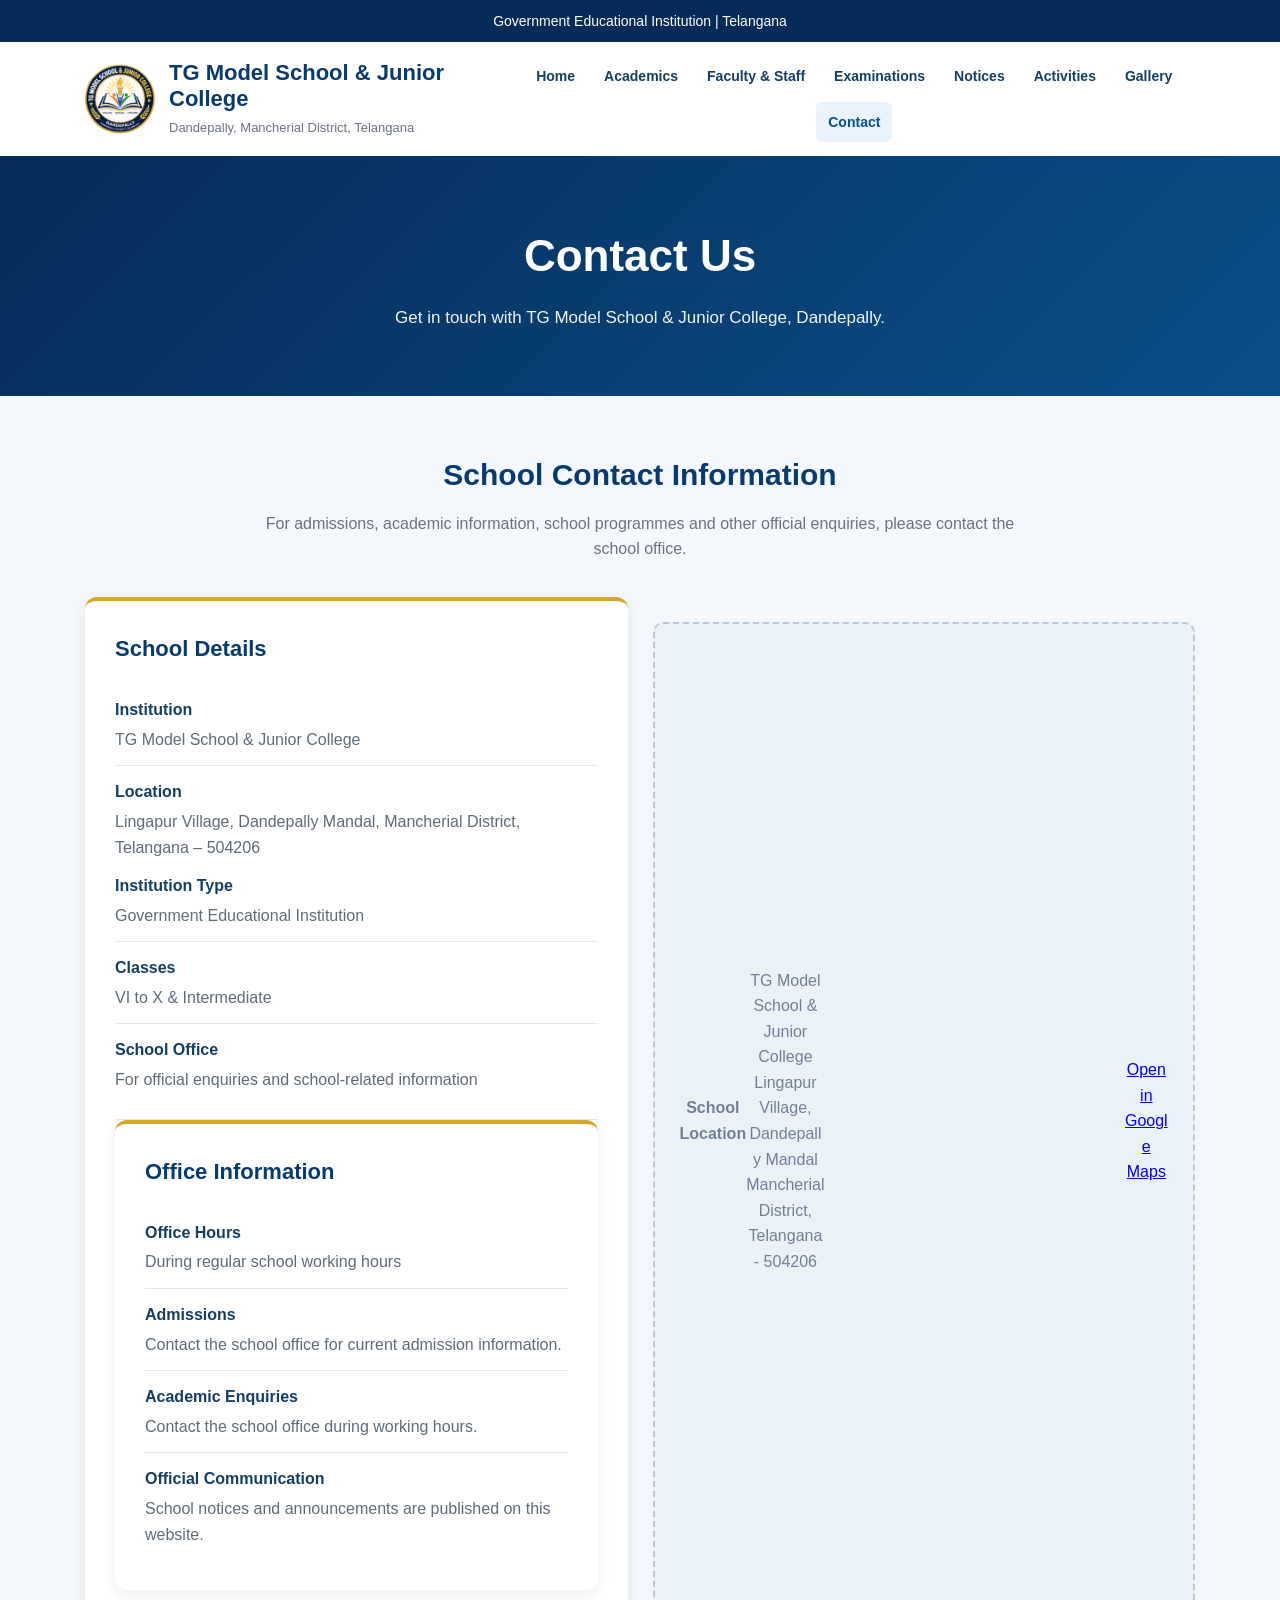
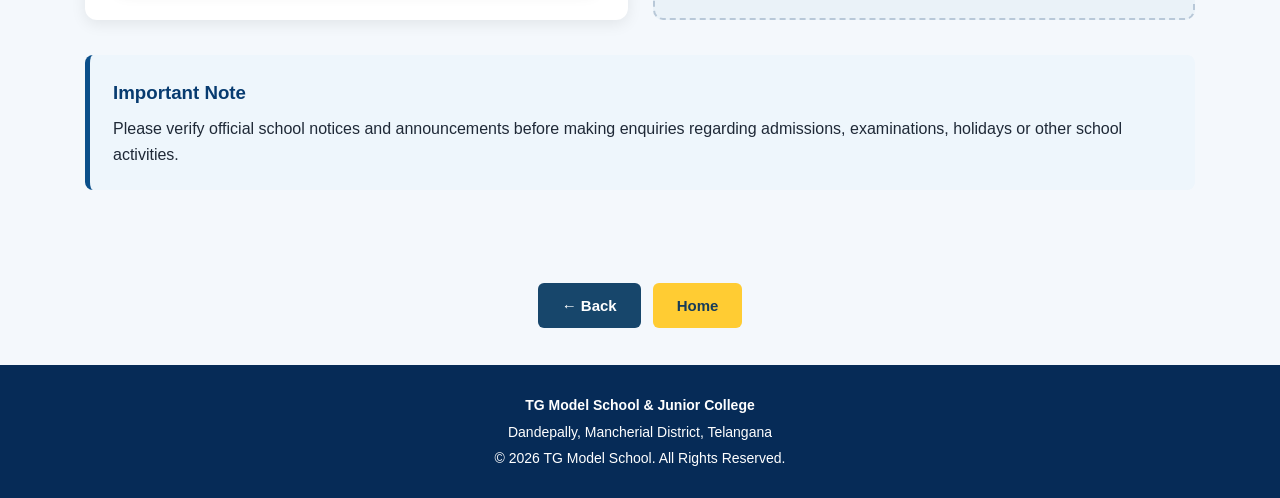
<file: contact.html>
<!DOCTYPE html>
<html lang="en">
<head>
  <meta charset="UTF-8">
  <meta name="viewport" content="width=device-width, initial-scale=1.0">

  <meta name="description"
        content="Contact - TG Model School & Junior College, Dandepally">

  <title>Contact | TG Model School & Junior College</title>

  <link rel="icon" href="logo.png" type="image/png">

  <style>
    * {
      box-sizing: border-box;
      margin: 0;
      padding: 0;
    }

    body {
      font-family: Arial, Helvetica, sans-serif;
      background: #f4f8fc;
      color: #1f2937;
      line-height: 1.6;
    }

    .top-bar {
      background: #062b57;
      color: white;
      text-align: center;
      padding: 10px 15px;
      font-size: 14px;
    }

    header {
      background: white;
      box-shadow: 0 2px 10px rgba(0,0,0,0.08);
    }

    .header-inner {
      max-width: 1150px;
      margin: auto;
      padding: 14px 20px;
      display: flex;
      align-items: center;
      justify-content: space-between;
      gap: 20px;
    }

    .brand {
      display: flex;
      align-items: center;
      gap: 14px;
      text-decoration: none;
    }

    .brand img {
      width: 70px;
      height: 70px;
      object-fit: contain;
    }

    .brand-text h1 {
      color: #073b70;
      font-size: 22px;
      line-height: 1.2;
    }

    .brand-text p {
      color: #6b7280;
      font-size: 13px;
      margin-top: 5px;
    }

    nav {
      display: flex;
      flex-wrap: wrap;
      gap: 5px;
      justify-content: center;
    }

    nav a {
      text-decoration: none;
      color: #123f63;
      padding: 9px 12px;
      border-radius: 6px;
      font-size: 14px;
      font-weight: 600;
    }

    nav a:hover,
    nav a.active {
      background: #eaf3fb;
      color: #0b4f8a;
    }

    .hero {
      background: linear-gradient(135deg, #062b57, #0b4f8a);
      color: white;
      text-align: center;
      padding: 65px 20px;
    }

    .hero h2 {
      font-size: 44px;
      margin-bottom: 12px;
    }

    .hero p {
      max-width: 750px;
      margin: auto;
      font-size: 17px;
      opacity: 0.95;
    }

    .container {
      max-width: 1150px;
      margin: auto;
      padding: 55px 20px;
    }

    .section-title {
      text-align: center;
      color: #073b70;
      font-size: 30px;
      margin-bottom: 12px;
    }

    .section-subtitle {
      text-align: center;
      color: #6b7280;
      max-width: 750px;
      margin: 0 auto 35px;
    }

    .contact-grid {
      display: grid;
      grid-template-columns: 1fr 1fr;
      gap: 25px;
    }

    .contact-card {
      background: white;
      padding: 30px;
      border-radius: 12px;
      border-top: 4px solid #d4a72c;
      box-shadow: 0 4px 15px rgba(0,0,0,0.08);
    }

    .contact-card h3 {
      color: #073b70;
      font-size: 22px;
      margin-bottom: 18px;
    }

    .contact-item {
      padding: 13px 0;
      border-bottom: 1px solid #e5e7eb;
    }

    .contact-item:last-child {
      border-bottom: none;
    }

    .contact-item strong {
      display: block;
      color: #123f63;
      margin-bottom: 4px;
    }

    .contact-item span {
      color: #5f6b78;
    }

    .map-box {
      margin-top: 25px;
      min-height: 260px;
      background: #eaf2f8;
      border: 2px dashed #b8c8d8;
      border-radius: 10px;
      display: flex;
      align-items: center;
      justify-content: center;
      text-align: center;
      color: #718096;
      padding: 25px;
    }

    .notice-box {
      margin-top: 35px;
      background: #eef6fc;
      border-left: 5px solid #0b4f8a;
      padding: 23px;
      border-radius: 8px;
    }

    .notice-box h3 {
      color: #073b70;
      margin-bottom: 8px;
    }

    footer {
      background: #062b57;
      color: white;
      text-align: center;
      padding: 25px 15px;
      margin-top: 30px;
    }

    footer p {
      font-size: 14px;
      margin: 4px 0;
    }

.menu-toggle {
  display: none;
  background: #08275c;
  color: #ffffff;
  border: none;
  border-radius: 8px;
  padding: 12px 18px;
  font-size: 24px;
  cursor: pointer;
}

@media (max-width: 900px) {
  .header-inner {
    flex-direction: column;
  }

  .contact-grid {
    grid-template-columns: 1fr;
  }
}

@media (max-width: 600px) {

  .header-inner {
    position: relative;
  }

  .menu-toggle {
    display: block;
    width: 100%;
    text-align: left;
    margin-top: 15px;
  }

  nav {
    position: absolute;
    top: 100%;
    left: 0;
    width: 100%;
    background: #08275c;
    display: none;
    flex-direction: column;
    gap: 0;
    z-index: 1000;
    box-shadow: 0 6px 12px rgba(0,0,0,0.20);
  }

  nav.open {
    display: flex;
  }

  nav a {
    width: 100%;
    padding: 13px 18px;
    color: #ffffff;
    text-align: left;
    border-top: 1px solid rgba(255,255,255,0.12);
    box-sizing: border-box;
  }

  nav a.active {
    background: #176ca5;
    color: #ffffff;
  }

  .hero h2 {
    font-size: 32px;
  }

  .hero p {
    font-size: 15px;
  }

  .brand {
    flex-direction: column;
    text-align: center;
  }

  .contact-card {
    padding: 24px 20px;
  }
}
.page-navigation {
    display: flex !important;
    justify-content: center;
    align-items: center;
    gap: 12px;
    margin: 35px auto;
    width: 100%;
    min-height: 50px;
    visibility: visible !important;
    position: relative;
    z-index: 10;
}


.page-navigation a.nav-btn {
    display: inline-flex !important;
    align-items: center;
    justify-content: center;
    padding: 12px 24px !important;
    background: #17466b !important;
    color: #ffffff !important;
    text-decoration: none !important;
    border: none !important;
    border-radius: 6px;
    font-size: 15px;
    font-weight: 600;
    line-height: 1.4;
}

.page-navigation a.home-btn {
    background: #ffcc33 !important;
    color: #173c59 !important;
}
    /* Responsive school location map */
.map-box {
  width: 100%;
  min-width: 0;
  box-sizing: border-box;
  overflow: hidden;
}

.map-box iframe {
  display: block;
  width: 100%;
  max-width: 100%;
  height: 300px;
  border: 0;
  border-radius: 12px;
}

.map-box p {
  overflow-wrap: anywhere;
}

@media (max-width: 760px) {
  .map-box {
    margin-top: 20px;
  }

  .map-box iframe {
    height: 280px;
  }
  }
  </style>
</head>

<body>

  <div class="top-bar">
    Government Educational Institution | Telangana
  </div>

  <header>
    <div class="header-inner">

      <a href="index.html" class="brand">
        <img src="logo.png" alt="TG Model School Logo">

        <div class="brand-text">
          <h1>TG Model School & Junior College</h1>
          <p>Dandepally, Mancherial District, Telangana</p>
        </div>
      </a>
<button class="menu-toggle" type="button">☰ Menu</button>
      <nav>
        <a href="index.html">Home</a>
        <a href="academics.html">Academics</a>
        <a href="faculty.html">Faculty & Staff</a>
        <a href="examinations.html">Examinations</a>
        <a href="notices.html">Notices</a>
        <a href="activities.html">Activities</a>
        <a href="gallery.html">Gallery</a>
        <a href="contact.html" class="active">Contact</a>
      </nav>

    </div>
  </header>

  <section class="hero">
    <h2>Contact Us</h2>
    <p>
      Get in touch with TG Model School & Junior College,
      Dandepally.
    </p>
  </section>

  <main class="container">

    <h2 class="section-title">School Contact Information</h2>

    <p class="section-subtitle">
      For admissions, academic information, school programmes
      and other official enquiries, please contact the school office.
    </p>

    <div class="contact-grid">

      <div class="contact-card">

        <h3>School Details</h3>

        <div class="contact-item">
          <strong>Institution</strong>
          <span>TG Model School & Junior College</span>
        </div>

        <div class="contact-item">
          <strong>Location</strong>
          <span>Lingapur Village, Dandepally Mandal, Mancherial District, Telangana – 504206</span>

        <div class="contact-item">
          <strong>Institution Type</strong>
          <span>Government Educational Institution</span>
        </div>

        <div class="contact-item">
          <strong>Classes</strong>
          <span>VI to X & Intermediate</span>
        </div>

        <div class="contact-item">
          <strong>School Office</strong>
          <span>For official enquiries and school-related information</span>
        </div>

      </div>

      <div class="contact-card">

        <h3>Office Information</h3>

        <div class="contact-item">
          <strong>Office Hours</strong>
          <span>During regular school working hours</span>
        </div>

        <div class="contact-item">
          <strong>Admissions</strong>
          <span>Contact the school office for current admission information.</span>
        </div>

        <div class="contact-item">
          <strong>Academic Enquiries</strong>
          <span>Contact the school office during working hours.</span>
        </div>

        <div class="contact-item">
          <strong>Official Communication</strong>
          <span>School notices and announcements are published on this website.</span>
        </div>

      </div>

    </div>

<div class="map-box">
  <strong>School Location</strong>
  <p>
    TG Model School &amp; Junior College<br>
    Lingapur Village, Dandepally Mandal<br>
    Mancherial District, Telangana - 504206
  </p>

  <iframe
    src="https://maps.google.com/maps?q=TG%20Model%20School%20Lingapur%20Dandepally%20Mancherial%20Telangana&t=&z=14&ie=UTF8&iwloc=&output=embed"
    width="100%"
    height="300"
    style="border:0; border-radius:12px;"
    loading="lazy"
    allowfullscreen
    referrerpolicy="no-referrer-when-downgrade"
    title="TG Model School Location">
  </iframe>

  <p>
    <a
      href="https://www.google.com/maps/search/?api=1&amp;query=TG+Model+School+Lingapur+Dandepally+Mancherial+Telangana"
      target="_blank"
      rel="noopener noreferrer">
      Open in Google Maps
    </a>
  </p>
</div>

</div>

    <div class="notice-box">

      <h3>Important Note</h3>

      <p>
        Please verify official school notices and announcements
        before making enquiries regarding admissions, examinations,
        holidays or other school activities.
      </p>

    </div>

  </main>

<div class="page-navigation">
    <a href="index.html" class="nav-btn">← Back</a>
    <a href="index.html" class="nav-btn home-btn">Home</a>
</div>
  
  <footer>
    <p><strong>TG Model School & Junior College</strong></p>
    <p>Dandepally, Mancherial District, Telangana</p>
    <p>© 2026 TG Model School. All Rights Reserved.</p>
  </footer>
<script>
const menuToggle = document.querySelector('.menu-toggle');
const nav = document.querySelector('nav');

menuToggle.addEventListener('click', function () {
    nav.classList.toggle('open');
});

nav.querySelectorAll('a').forEach(function (link) {
    link.addEventListener('click', function () {
        nav.classList.remove('open');
    });
});
</script>
</body>
</html>
</file>
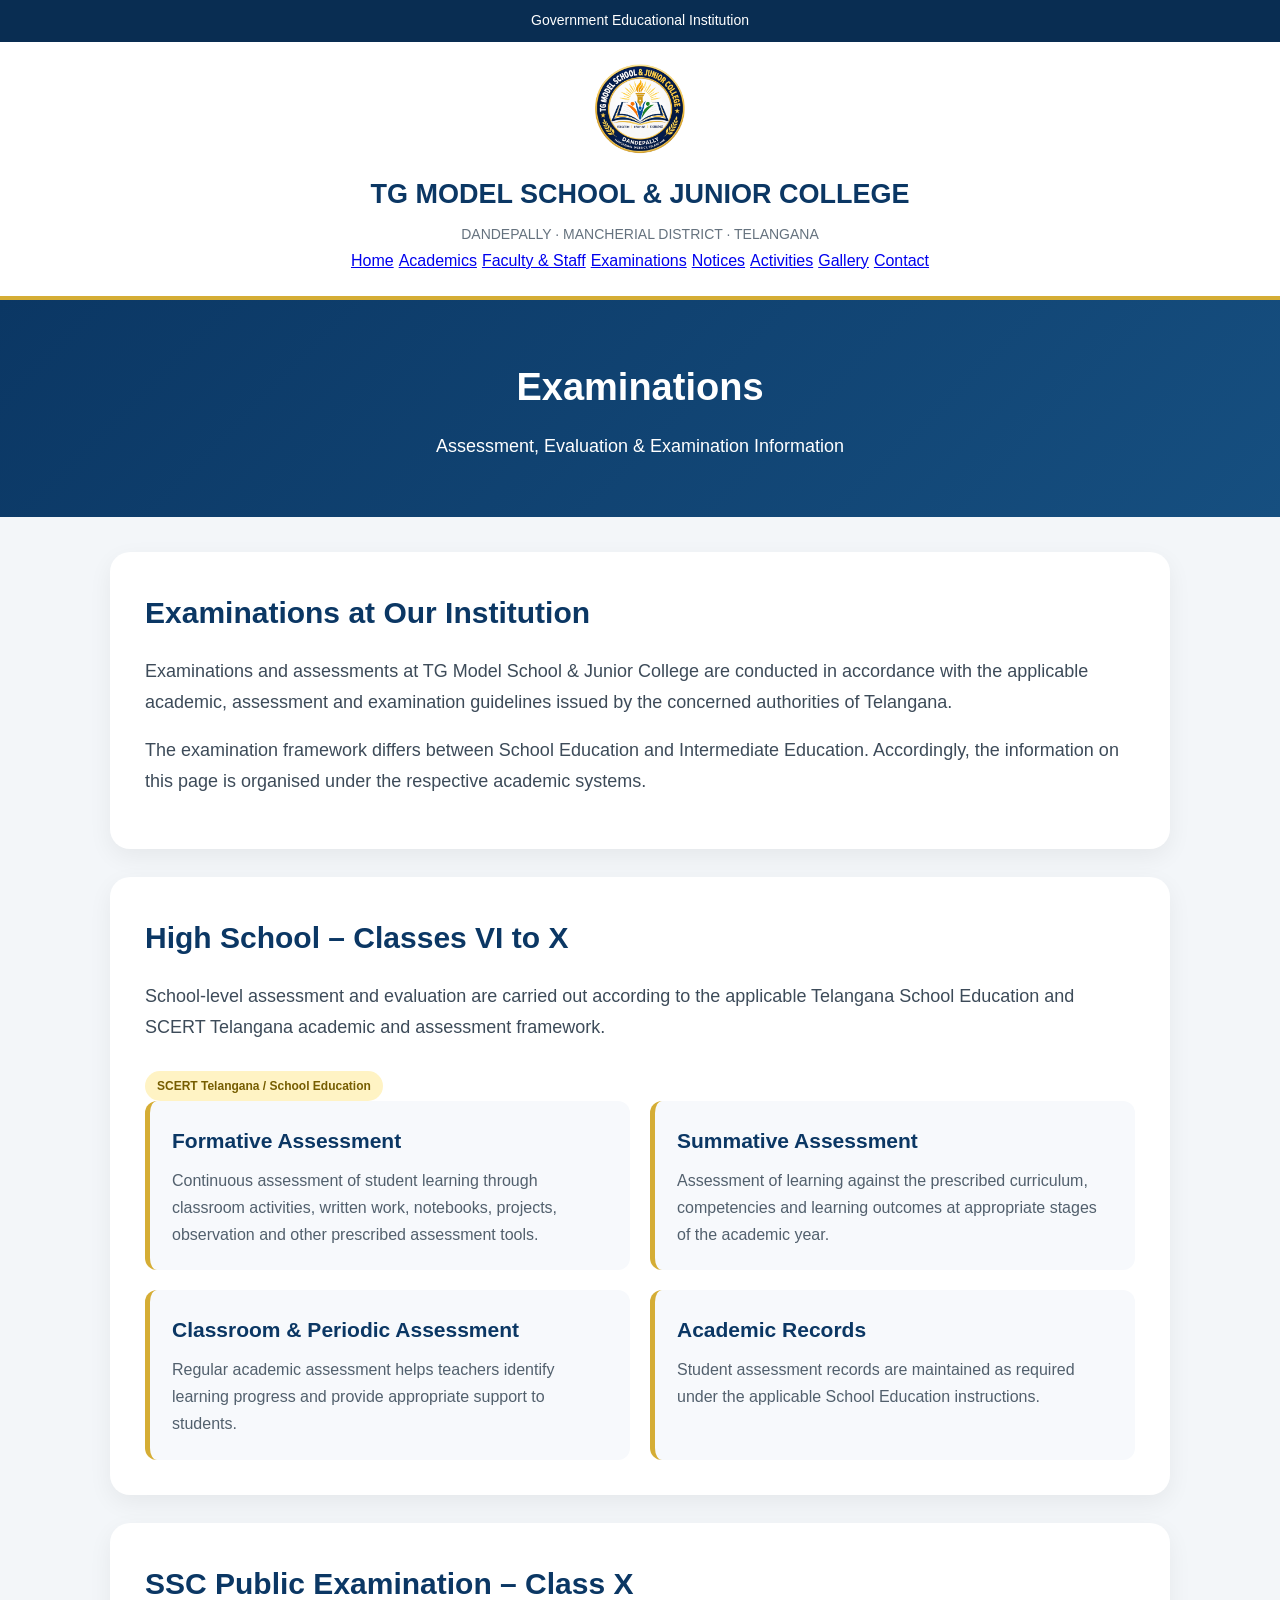
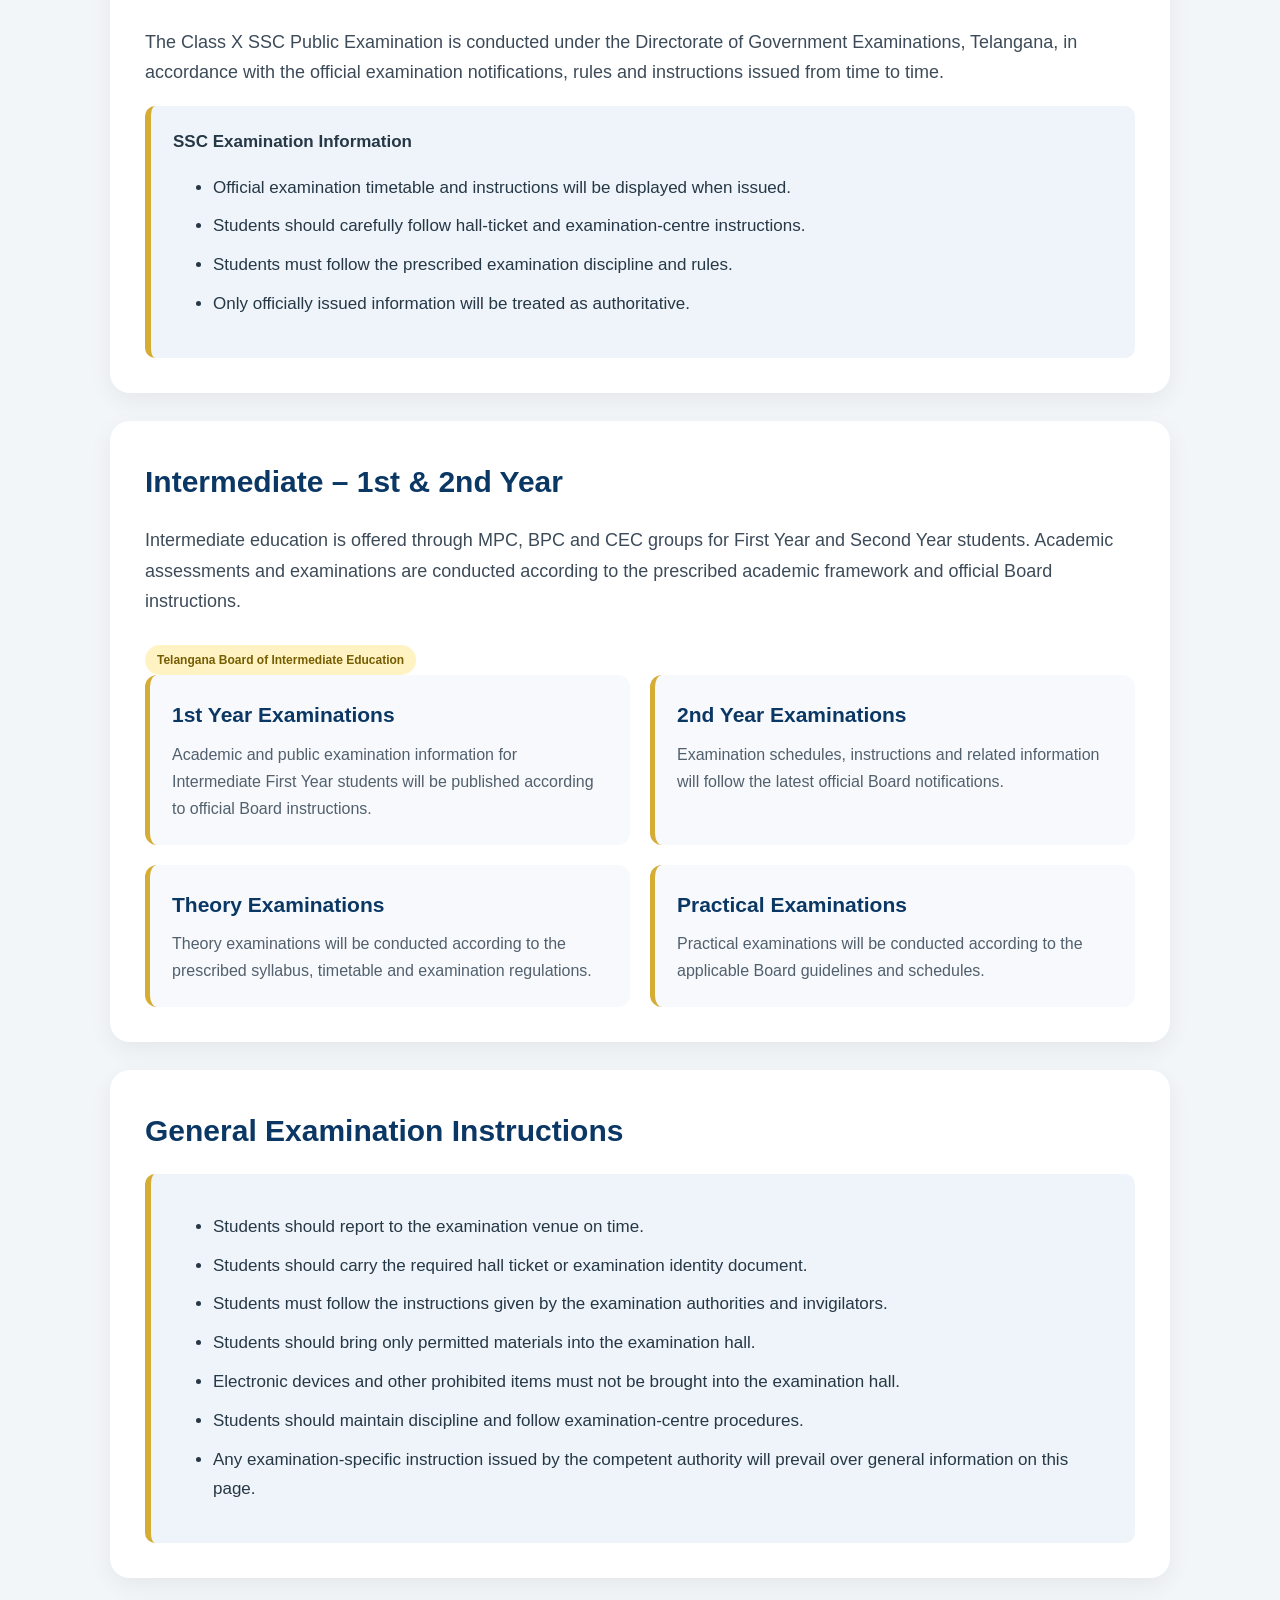
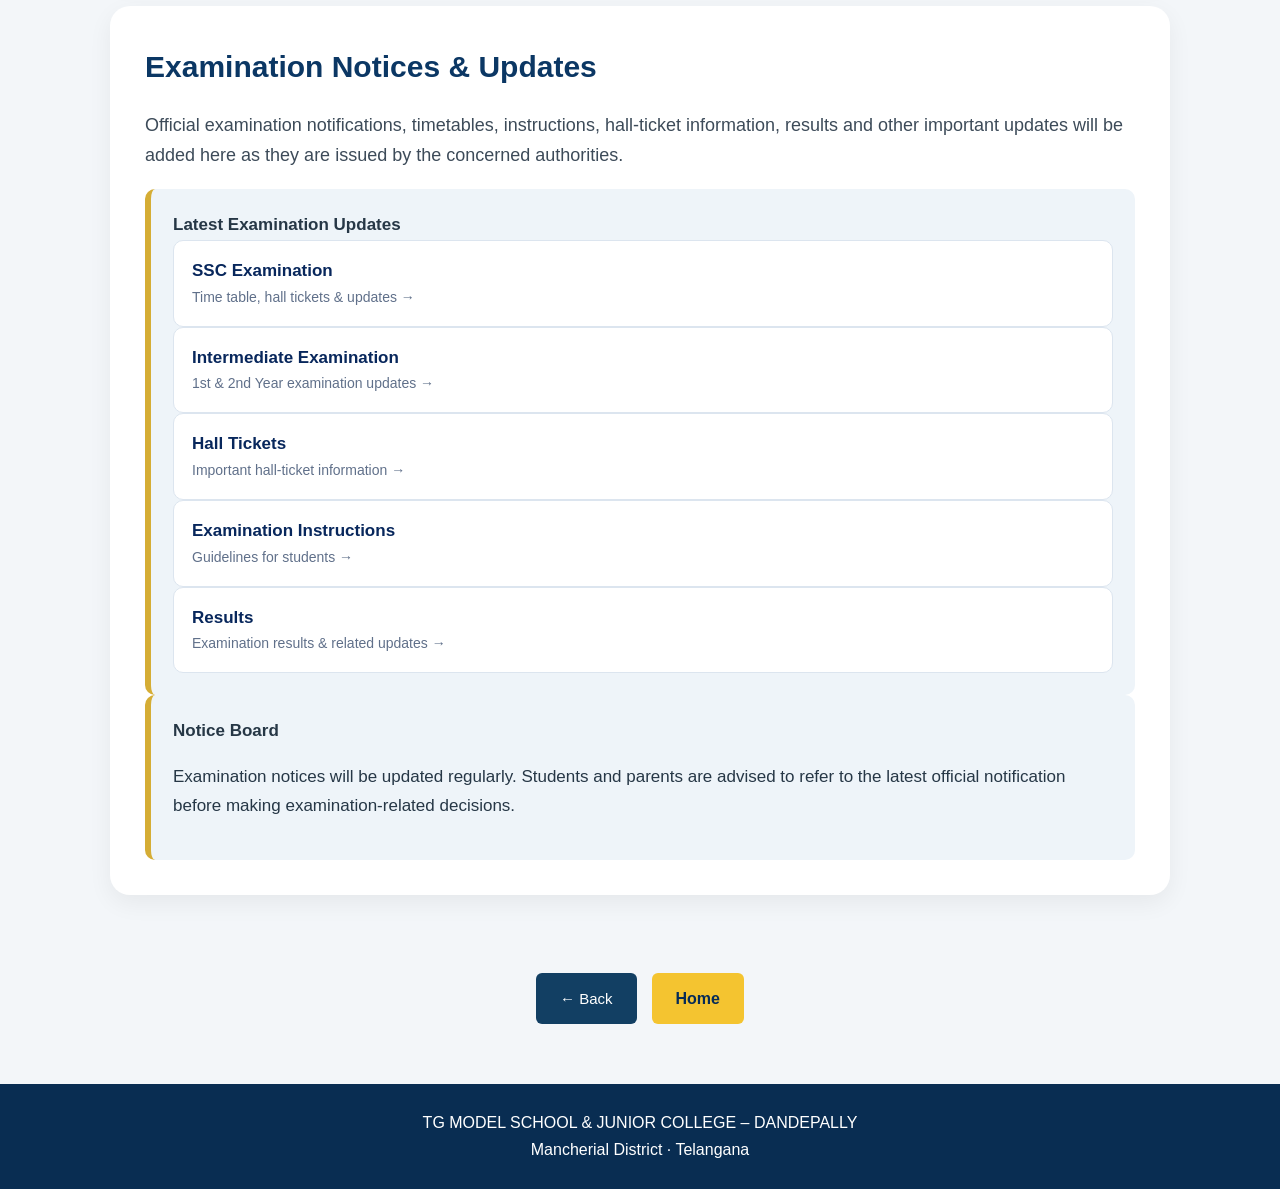
<file: examinations.html>
<!DOCTYPE html>
<html lang="en">
<head>
<meta charset="UTF-8">
<meta name="viewport" content="width=device-width, initial-scale=1.0">

<title>Examinations | TG Model School & Junior College</title>

<style>
* {
  box-sizing: border-box;
}

body {
  margin: 0;
  font-family: Arial, Helvetica, sans-serif;
  background: #f3f6f9;
  color: #263746;
  line-height: 1.7;
}

.topbar {
  background: #092d52;
  color: white;
  text-align: center;
  padding: 9px;
  font-size: 14px;
}

.header {
  background: white;
  text-align: center;
  padding: 22px 15px;
  border-bottom: 4px solid #d5ad35;
}

.logo {
  width: 90px;
  height: 90px;
  object-fit: contain;
}

.school-name {
  color: #0b3764;
  font-size: 27px;
  font-weight: 700;
  margin-top: 10px;
}

.subtitle {
  color: #65727e;
  font-size: 14px;
  margin-top: 5px;
}

.hero {
  background: linear-gradient(135deg, #0b3764, #164f80);
  color: white;
  padding: 55px 25px;
  text-align: center;
}

.hero h1 {
  font-size: 38px;
  margin: 0 0 12px;
}

.hero p {
  font-size: 18px;
  margin: 0;
}

.container {
  max-width: 1100px;
  margin: auto;
  padding: 35px 20px;
}

.section {
  background: white;
  border-radius: 20px;
  padding: 35px;
  margin-bottom: 28px;
  box-shadow: 0 8px 25px rgba(0,0,0,.06);
}

.section h2 {
  color: #0b3764;
  font-size: 30px;
  margin-top: 0;
  margin-bottom: 18px;
}

.intro {
  font-size: 18px;
  color: #3d4b59;
}

.info-grid {
  display: grid;
  grid-template-columns: repeat(2, 1fr);
  gap: 20px;
}

.info-card {
  background: #f7f9fc;
  border-left: 5px solid #d5ad35;
  border-radius: 12px;
  padding: 22px;
}

.info-card h3 {
  margin: 0 0 8px;
  color: #0b3764;
  font-size: 21px;
}

.info-card p {
  margin: 0;
  color: #52606d;
}

.note {
  background: #eef4f9;
  border-left: 6px solid #d5ad35;
  border-radius: 10px;
  padding: 22px;
  font-size: 17px;
}

.authority {
  display: inline-block;
  margin-top: 10px;
  padding: 5px 12px;
  background: #fff3c4;
  color: #765d00;
  border-radius: 20px;
  font-size: 12px;
  font-weight: bold;
}

.guidelines li {
  margin-bottom: 10px;
}

.back {
  text-align: center;
  margin: 30px 0;
}

.back a {
  display: inline-block;
  background: #0b3764;
  color: white;
  text-decoration: none;
  padding: 12px 24px;
  border-radius: 8px;
}

footer {
  background: #092d52;
  color: white;
  text-align: center;
  padding: 25px 15px;
  margin-top: 20px;
}

/* MOBILE NAVIGATION */
.menu-toggle {
  display: none;
  background: #08275c;
  color: #ffffff;
  border: none;
  border-radius: 8px;
  padding: 12px 18px;
  font-size: 24px;
  cursor: pointer;
}

nav {
  display: flex;
  justify-content: center;
  gap: 5px;
}

@media (max-width: 750px) {

  .header {
    position: relative;
  }

  .menu-toggle {
    display: block;
    width: 100%;
    text-align: left;
    margin-top: 15px;
  }

  nav {
    position: absolute;
    top: 100%;
    left: 0;
    width: 100%;
    background: #08275c;
    display: none;
    flex-direction: column;
    gap: 0;
    z-index: 1000;
    box-shadow: 0 6px 12px rgba(0,0,0,0.20);
  }

  nav.open {
    display: flex;
  }

  nav a {
    width: 100%;
    padding: 13px 18px;
    color: #ffffff;
    text-align: left;
    border-top: 1px solid rgba(255,255,255,0.12);
    text-decoration: none;
    box-sizing: border-box;
  }

  nav a.active {
    background: #176ca5;
    color: #ffffff;
  }

  .hero h1 {
    font-size: 30px;
  }

  .info-grid {
    grid-template-columns: 1fr;
  }

  .section {
    padding: 25px 20px;
  }

  .school-name {
    font-size: 22px;
  }
}
}
  /* Examination Links */

.section .exam-links {
  display: flex;
  flex-direction: column;
  gap: 12px;
  margin-top: 15px;
}

.section .exam-links a.exam-link {
  display: flex !important;
  flex-direction: column !important;
  width: 100% !important;
  box-sizing: border-box;
  padding: 16px 18px;
  margin: 0;
  background: #ffffff;
  border: 1px solid #dce5ef;
  border-radius: 10px;
  text-decoration: none !important;
  color: #08275c !important;
}

.section .exam-links a.exam-link strong {
  display: block !important;
  font-size: 17px;
  color: #08275c !important;
  text-decoration: none !important;
}

.section .exam-links a.exam-link span {
  display: block !important;
  font-size: 14px;
  color: #60708a !important;
  text-decoration: none !important;
}

.section .exam-links a.exam-link:hover {
  transform: translateY(-2px);
  box-shadow: 0 5px 15px rgba(0,0,0,0.08);
}
</style>
</head>

<body>

<div class="topbar">
Government Educational Institution
</div>

<div class="header">

  <img src="logo.png"
       class="logo"
       alt="TG Model School Logo">

  <div class="school-name">
    TG MODEL SCHOOL & JUNIOR COLLEGE
  </div>

  <div class="subtitle">
    DANDEPALLY · MANCHERIAL DISTRICT · TELANGANA
  </div>

  <button class="menu-toggle" type="button">☰ Menu</button>

  <nav>
    <a href="index.html">Home</a>
    <a href="academics.html">Academics</a>
    <a href="faculty.html">Faculty & Staff</a>
    <a href="examinations.html" class="active">Examinations</a>
    <a href="notices.html">Notices</a>
    <a href="activities.html">Activities</a>
    <a href="gallery.html">Gallery</a>
    <a href="contact.html">Contact</a>
  </nav>

</div>

<div class="hero">

  <h1>Examinations</h1>

  <p>
    Assessment, Evaluation & Examination Information
  </p>

</div>

<div class="container">

  <div class="section">

    <h2>Examinations at Our Institution</h2>

    <p class="intro">
      Examinations and assessments at TG Model School & Junior College
      are conducted in accordance with the applicable academic,
      assessment and examination guidelines issued by the concerned
      authorities of Telangana.
    </p>

    <p class="intro">
      The examination framework differs between School Education and
      Intermediate Education. Accordingly, the information on this
      page is organised under the respective academic systems.
    </p>

  </div>


  <!-- HIGH SCHOOL -->

  <div class="section">

    <h2>High School – Classes VI to X</h2>

    <p class="intro">
      School-level assessment and evaluation are carried out according
      to the applicable Telangana School Education and SCERT Telangana
      academic and assessment framework.
    </p>

    <span class="authority">
      SCERT Telangana / School Education
    </span>

    <div class="info-grid">

      <div class="info-card">

        <h3>Formative Assessment</h3>

        <p>
          Continuous assessment of student learning through classroom
          activities, written work, notebooks, projects, observation
          and other prescribed assessment tools.
        </p>

      </div>

      <div class="info-card">

        <h3>Summative Assessment</h3>

        <p>
          Assessment of learning against the prescribed curriculum,
          competencies and learning outcomes at appropriate stages
          of the academic year.
        </p>

      </div>

      <div class="info-card">

        <h3>Classroom & Periodic Assessment</h3>

        <p>
          Regular academic assessment helps teachers identify learning
          progress and provide appropriate support to students.
        </p>

      </div>

      <div class="info-card">

        <h3>Academic Records</h3>

        <p>
          Student assessment records are maintained as required under
          the applicable School Education instructions.
        </p>

      </div>

    </div>

  </div>


  <!-- SSC -->

  <div class="section">

    <h2>SSC Public Examination – Class X</h2>

    <p class="intro">
      The Class X SSC Public Examination is conducted under the
      Directorate of Government Examinations, Telangana, in accordance
      with the official examination notifications, rules and
      instructions issued from time to time.
    </p>

    <div class="note">

      <strong>SSC Examination Information</strong>

      <ul class="guidelines">

        <li>Official examination timetable and instructions will be displayed when issued.</li>

        <li>Students should carefully follow hall-ticket and examination-centre instructions.</li>

        <li>Students must follow the prescribed examination discipline and rules.</li>

        <li>Only officially issued information will be treated as authoritative.</li>

      </ul>

    </div>

  </div>


  <!-- INTERMEDIATE -->

  <div class="section">

    <h2>Intermediate – 1st & 2nd Year</h2>


    <p class="intro">
    Intermediate education is offered through MPC, BPC and CEC
    groups for First Year and Second Year students. Academic
    assessments and examinations are conducted according to the
    prescribed academic framework and official Board instructions.
    </p>
    <span class="authority">
      Telangana Board of Intermediate Education
    </span>

    <div class="info-grid">

      <div class="info-card">

        <h3>1st Year Examinations</h3>

        <p>
          Academic and public examination information for Intermediate
          First Year students will be published according to official
          Board instructions.
        </p>

      </div>

      <div class="info-card">

        <h3>2nd Year Examinations</h3>

        <p>
          Examination schedules, instructions and related information
          will follow the latest official Board notifications.
        </p>

      </div>

      <div class="info-card">

        <h3>Theory Examinations</h3>

        <p>
          Theory examinations will be conducted according to the
          prescribed syllabus, timetable and examination regulations.
        </p>

      </div>

      <div class="info-card">

        <h3>Practical Examinations</h3>

        <p>
          Practical examinations will be conducted according to the
          applicable Board guidelines and schedules.
        </p>

      </div>

    </div>

  </div>


  <!-- GENERAL INSTRUCTIONS -->

  <div class="section">

    <h2>General Examination Instructions</h2>

    <div class="note">

      <ul class="guidelines">

        <li>Students should report to the examination venue on time.</li>

        <li>Students should carry the required hall ticket or examination identity document.</li>

        <li>Students must follow the instructions given by the examination authorities and invigilators.</li>

        <li>Students should bring only permitted materials into the examination hall.</li>

        <li>Electronic devices and other prohibited items must not be brought into the examination hall.</li>

        <li>Students should maintain discipline and follow examination-centre procedures.</li>

        <li>Any examination-specific instruction issued by the competent authority will prevail over general information on this page.</li>

      </ul>

    </div>

  </div>


  <!-- EXAMINATION NOTICES -->

<div class="section">

  <h2>Examination Notices & Updates</h2>

  <p class="intro">
    Official examination notifications, timetables, instructions,
    hall-ticket information, results and other important updates
    will be added here as they are issued by the concerned authorities.
  </p>

  <div class="note">

    <strong>Latest Examination Updates</strong>

    <div class="exam-links">

  <a href="#" class="exam-link">
    <strong>SSC Examination</strong>
    <span>Time table, hall tickets & updates →</span>
  </a>

  <a href="#" class="exam-link">
    <strong>Intermediate Examination</strong>
    <span>1st & 2nd Year examination updates →</span>
  </a>

  <a href="#" class="exam-link">
    <strong>Hall Tickets</strong>
    <span>Important hall-ticket information →</span>
  </a>

  <a href="#" class="exam-link">
    <strong>Examination Instructions</strong>
    <span>Guidelines for students →</span>
  </a>

  <a href="#" class="exam-link">
    <strong>Results</strong>
    <span>Examination results & related updates →</span>
  </a>

    </div>

  </div>

  <div class="note">

    <strong>Notice Board</strong>

    <p>
      Examination notices will be updated regularly. Students and
      parents are advised to refer to the latest official notification
      before making examination-related decisions.
    </p>

  </div>

</div>

  

  </div>

</div>

<!-- BOTTOM NAVIGATION -->
<div style="display:flex; justify-content:center;
gap:15px; flex-wrap:wrap; padding:15px 15px 40px;">

  <button onclick="if (history.length > 1) {
    history.back();
  } else {
    window.location.href='index.html';
  }"
  style="background:#123f63; color:white;
  border:0; padding:12px 24px; border-radius:6px;
  font-size:15px; cursor:pointer;">
    &#8592; Back
  </button>

  <a href="index.html"
  style="background:#f4c430; color:#062b57;
  text-decoration:none; padding:12px 24px;
  border-radius:6px; font-weight:bold;">
    Home
  </a>

</div>
  
<footer>

  TG MODEL SCHOOL & JUNIOR COLLEGE – DANDEPALLY<br>

  Mancherial District · Telangana

</footer>
</footer>

<script>
const menuToggle = document.querySelector('.menu-toggle');
const nav = document.querySelector('nav');

menuToggle.addEventListener('click', function () {
  nav.classList.toggle('open');
});

nav.querySelectorAll('a').forEach(function (link) {
  link.addEventListener('click', function () {
    nav.classList.remove('open');
  });
});
</script>

</body>
</html>
</file>
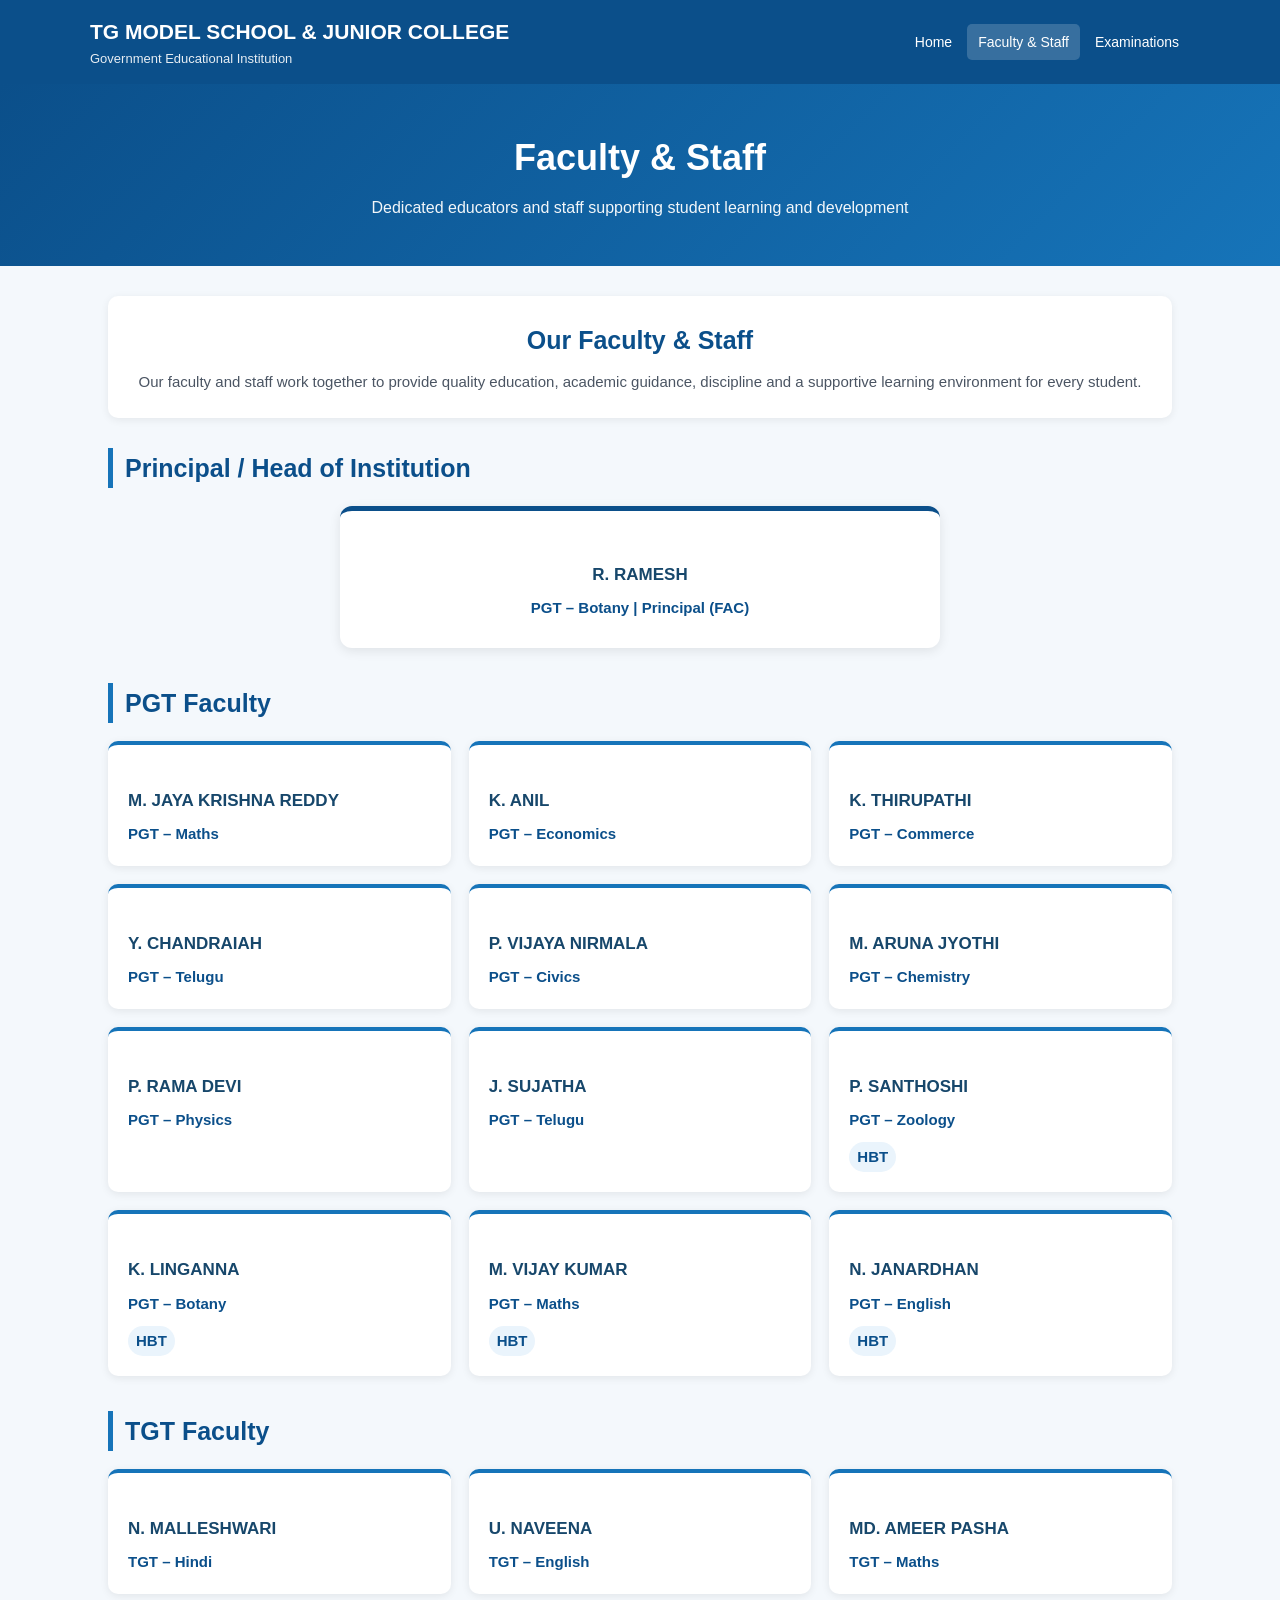
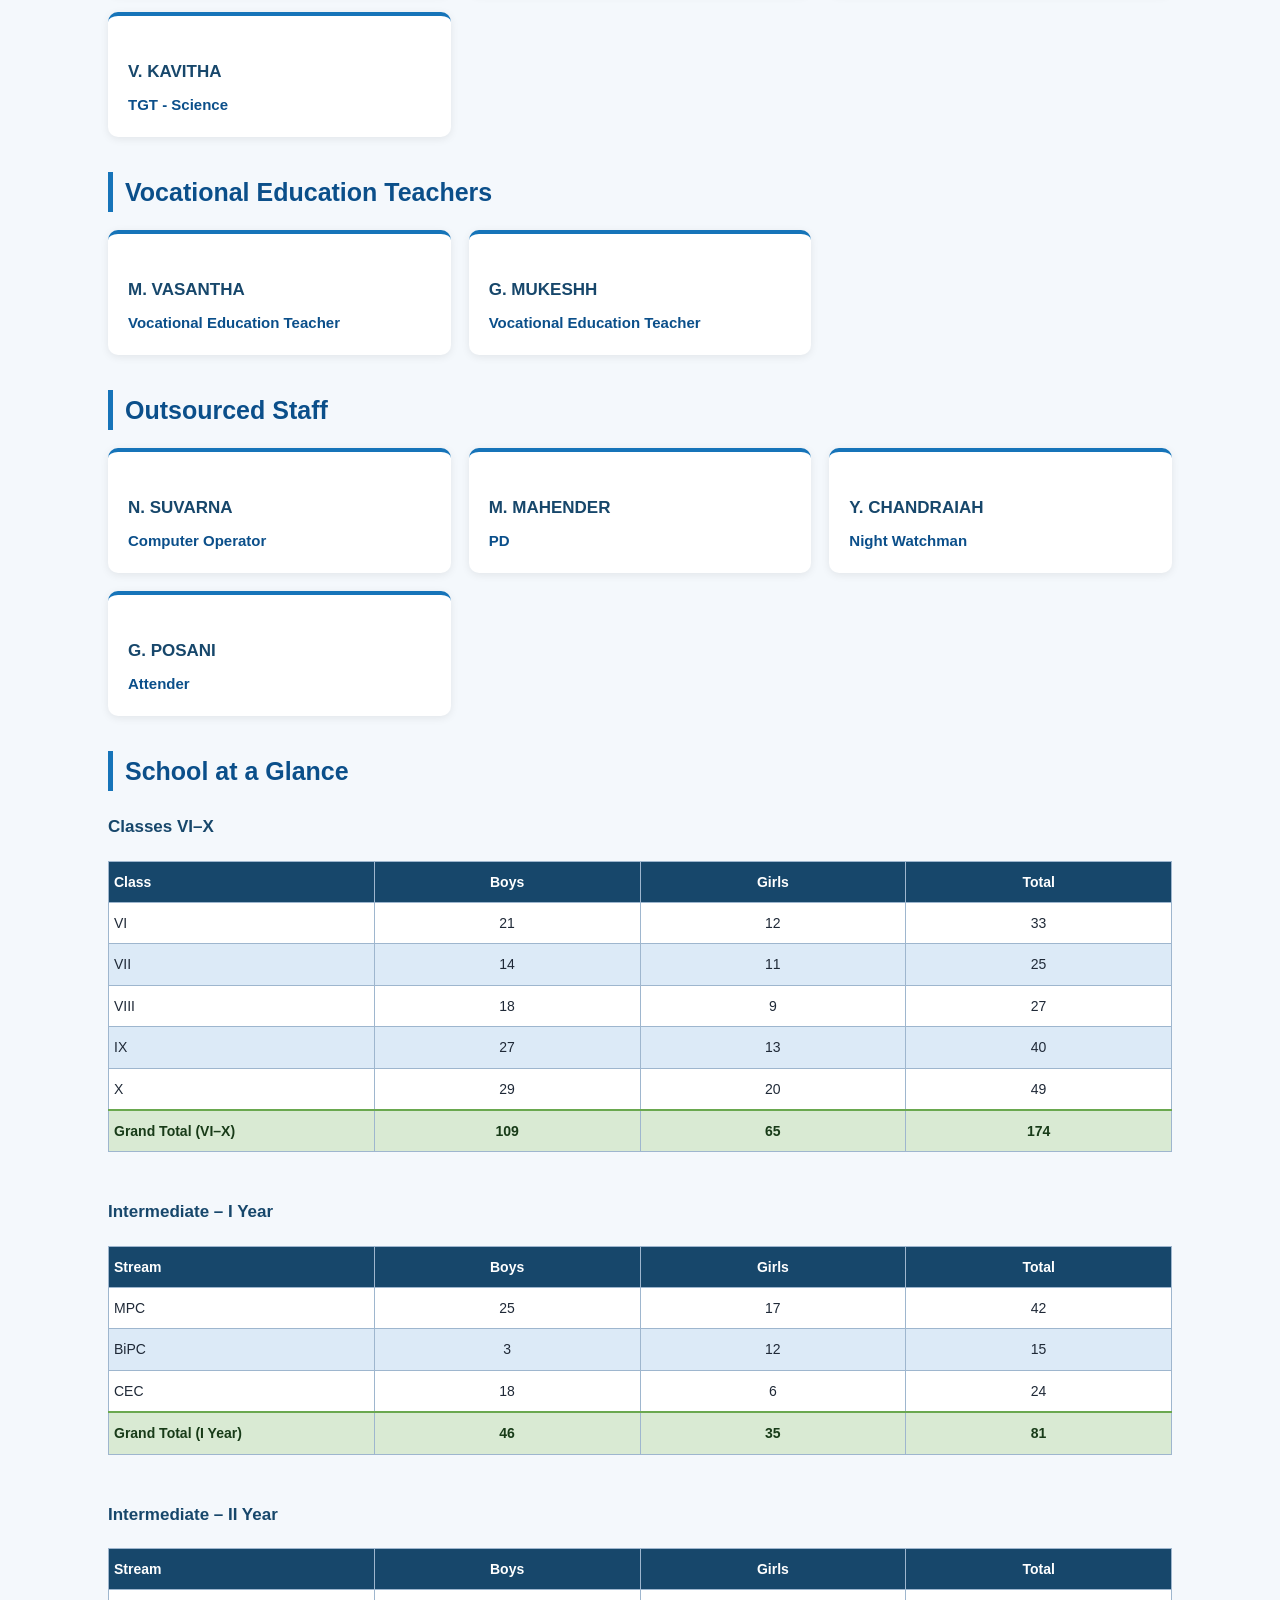
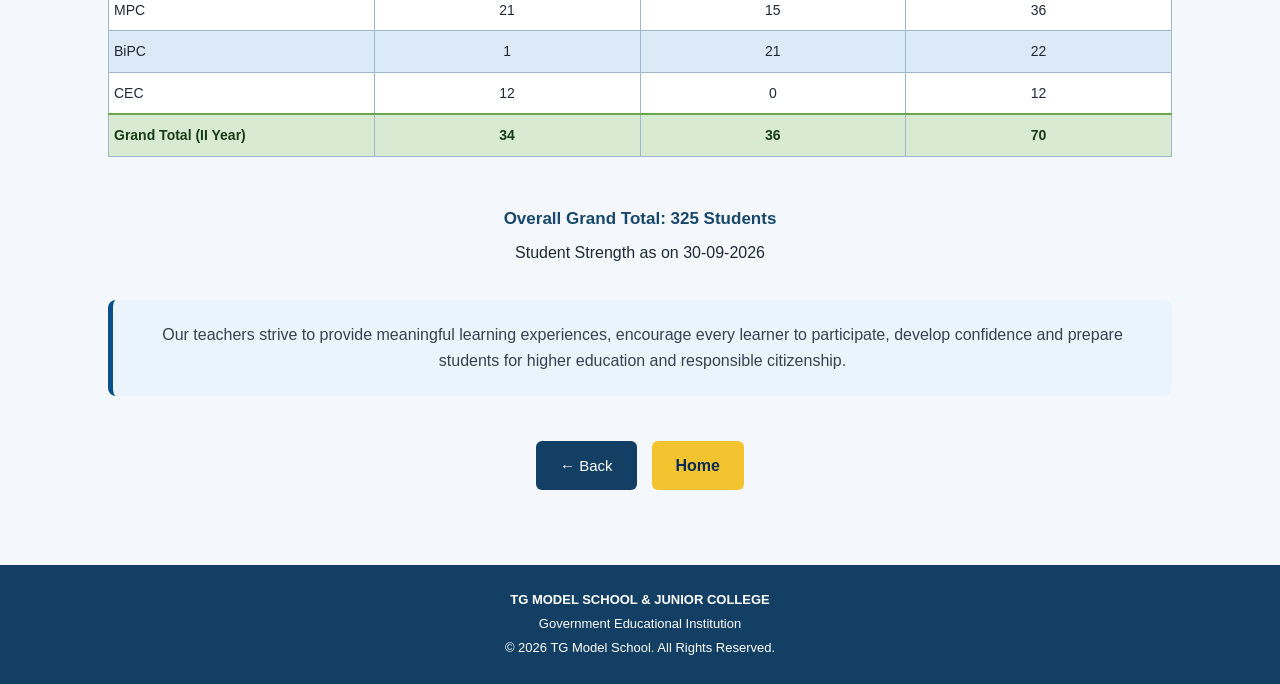
<file: faculty.html>
<!DOCTYPE html>
<html lang="en">
<head>
  <meta charset="UTF-8">
  <meta name="viewport" content="width=device-width, initial-scale=1.0">

  <title>Faculty & Staff | TG Model School</title>

  <meta name="description" content="Faculty and Staff of TG Model School & Junior College">

  <style>
    * {
      box-sizing: border-box;
      margin: 0;
      padding: 0;
    }

    body {
      font-family: Arial, Helvetica, sans-serif;
      background: #f4f8fc;
      color: #1f2937;
      line-height: 1.6;
    }

    /* HEADER */
    header {
      background: #0b4f8a;
      color: white;
      padding: 15px 20px;
      box-shadow: 0 2px 8px rgba(0,0,0,0.15);
    }

    .header-inner {
      max-width: 1100px;
      margin: auto;
      display: flex;
      align-items: center;
      justify-content: space-between;
      gap: 15px;
    }

    .school-title {
      font-size: 21px;
      font-weight: bold;
    }

    .school-subtitle {
      font-size: 13px;
      opacity: 0.9;
    }

    nav {
      display: flex;
      gap: 8px;
      flex-wrap: wrap;
    }

    nav a {
      color: white;
      text-decoration: none;
      padding: 7px 11px;
      border-radius: 5px;
      font-size: 14px;
    }

    nav a:hover,
    nav a.active {
      background: rgba(255,255,255,0.18);
    }

    /* HERO */
    .hero {
      background: linear-gradient(135deg, #0b4f8a, #1674b9);
      color: white;
      text-align: center;
      padding: 45px 20px;
    }

    .hero h1 {
      font-size: 36px;
      margin-bottom: 8px;
    }

    .hero p {
      font-size: 16px;
      opacity: 0.95;
    }

    /* MAIN */
    .container {
      max-width: 1100px;
      margin: auto;
      padding: 30px 18px;
    }

    .intro {
      background: white;
      padding: 24px;
      border-radius: 10px;
      margin-bottom: 30px;
      box-shadow: 0 2px 8px rgba(0,0,0,0.07);
      text-align: center;
    }

    .intro h2 {
      color: #0b4f8a;
      margin-bottom: 10px;
      font-size: 25px;
    }

    .intro p {
      color: #4b5563;
      font-size: 15px;
    }

    /* SECTION */
    .section {
      margin-bottom: 35px;
    }

    .section-title {
      color: #0b4f8a;
      font-size: 25px;
      border-left: 5px solid #1674b9;
      padding-left: 12px;
      margin-bottom: 18px;
    }

    /* FACULTY GRID */
    .faculty-grid {
      display: grid;
      grid-template-columns: repeat(3, 1fr);
      gap: 18px;
    }

    .faculty-card {
      background: white;
      border-radius: 10px;
      padding: 20px;
      box-shadow: 0 2px 8px rgba(0,0,0,0.08);
      border-top: 4px solid #1674b9;
      transition: transform 0.2s ease;
    }

    .faculty-card:hover {
      transform: translateY(-3px);
    }

    .faculty-card h3 {
      color: #123f63;
      font-size: 17px;
      margin-bottom: 7px;
    }

    .designation {
      color: #0b4f8a;
      font-weight: bold;
      font-size: 15px;
    }

    .subject {
      color: #555;
      font-size: 14px;
      margin-top: 3px;
    }

    .sample {
      display: inline-block;
      margin-top: 10px;
      background: #eaf4fc;
      color: #0b4f8a;
      font-size: 15px;
      font-weight: bold;
      padding: 3px 8px;
      border-radius: 20px;
    }

    /* PRINCIPAL */
    .principal-card {
      background: white;
      max-width: 600px;
      margin: auto;
      padding: 28px;
      border-radius: 12px;
      text-align: center;
      box-shadow: 0 3px 12px rgba(0,0,0,0.09);
      border-top: 5px solid #0b4f8a;
    }

    .principal-card h3 {
      color: #123f63;
      font-size: 22px;
      margin-bottom: 7px;
    }

    .principal-role {
      color: #0b4f8a;
      font-weight: bold;
      font-size: 15px;
    }

    /* GLANCE */
    .glance-grid {
      display: grid;
      grid-template-columns: repeat(4, 1fr);
      gap: 15px;
    }

    .glance-card {
      background: white;
      padding: 20px 15px;
      border-radius: 10px;
      text-align: center;
      box-shadow: 0 2px 8px rgba(0,0,0,0.07);
    }

    .glance-card h3 {
      color: #0b4f8a;
      font-size: 24px;
      margin-bottom: 5px;
    }

    .glance-card p {
      color: #555;
      font-size: 13px;
    }

    /* MESSAGE */
    .message {
      background: #eaf4fc;
      border-left: 5px solid #0b4f8a;
      padding: 22px;
      border-radius: 8px;
      margin-top: 10px;
      color: #374151;
      text-align: center;
    }

    /* FOOTER */
    footer {
      background: #123f63;
      color: white;
      text-align: center;
      padding: 22px 15px;
      margin-top: 35px;
    }

    footer p {
      font-size: 13px;
      margin: 3px 0;
    }

    /* MOBILE */
    @media (max-width: 800px) {

      .header-inner {
        flex-direction: column;
        text-align: center;
      }

      nav {
        justify-content: center;
      }

      .hero h1 {
        font-size: 30px;
      }

      .faculty-grid {
        grid-template-columns: repeat(2, 1fr);
      }

      .glance-grid {
        grid-template-columns: repeat(2, 1fr);
      }
    }

    @media (max-width: 520px) {

      header {
        padding: 13px 12px;
      }

      .school-title {
        font-size: 18px;
      }

      .school-subtitle {
        font-size: 12px;
      }

      nav a {
        font-size: 13px;
        padding: 6px 8px;
      }

      .hero {
        padding: 35px 15px;
      }

      .hero h1 {
        font-size: 27px;
      }

      .hero p {
        font-size: 14px;
      }

      .container {
        padding: 22px 12px;
      }

      .intro {
        padding: 20px 15px;
      }

      .intro h2 {
        font-size: 22px;
      }

      .section-title {
        font-size: 22px;
      }

      .faculty-grid {
        grid-template-columns: 1fr;
      }

      .glance-grid {
        grid-template-columns: 1fr 1fr;
      }

      .faculty-card {
        padding: 17px;
      }

      .principal-card {
        padding: 22px 16px;
      }
    }
    /* MOBILE NAVIGATION */

.menu-toggle {
  display: none;
  background: #08275c;
  color: #ffffff;
  border: none;
  border-radius: 8px;
  padding: 10px 14px;
  font-size: 24px;
  cursor: pointer;
}

.nav-links {
  display: flex;
  align-items: center;
  gap: 4px;
}

.nav-links a {
  display: inline-block;
}

@media (max-width: 700px) {

  .main-nav {
    display: flex;
    flex-direction: column;
    align-items: stretch;
    width: 100%;
  }

  .menu-toggle {
    display: block;
    width: 100%;
    text-align: left;
    padding: 12px 18px;
    font-size: 24px;
  }

  .nav-links {
    display: none;
    flex-direction: column;
    width: 100%;
    background: #08275c;
  }

  .nav-links.open {
    display: flex;
  }

  .nav-links a {
    width: 100%;
    padding: 13px 18px;
    color: #ffffff;
    text-align: left;
    border-top: 1px solid rgba(255,255,255,0.12);
  }

  .nav-links a.active {
    background: #176ca5;
    color: #ffffff !important;
  }

}
/* SCHOOL AT A GLANCE - EXCEL STYLE TABLES */
.section table {
  width: 100%;
  border-collapse: collapse;
  table-layout: fixed;
  margin: 12px 0 24px;
  background: #ffffff;
  font-size: 14px;
}

.section table th,
.section table td {
  border: 1px solid #9eb6ce;
  padding: 9px 5px;
  text-align: center;
  overflow-wrap: break-word;
}

.section table thead th {
  background: #17476b;
  color: #ffffff;
  font-weight: 700;
}

.section table tbody tr:nth-child(odd) {
  background: #ffffff;
}

.section table tbody tr:nth-child(even) {
  background: #dceaf7;
}

.section table tbody tr:last-child {
  background: #d9ead3;
  color: #183b18;
  font-weight: 700;
  border-top: 2px solid #6aa84f;
}

.section table th:first-child,
.section table td:first-child {
  text-align: left;
}

.section h3 {
  color: #17476b;
  margin: 22px 0 8px;
  font-size: 17px;
}

@media (max-width: 480px) {
  .section table {
    font-size: 13px;
  }

  .section table th,
  .section table td {
    padding: 8px 3px;
  }
}
  </style>
</head>

<body>

  <!-- HEADER -->
  <header>
    <div class="header-inner">

      <div>
        <div class="school-title">
          TG MODEL SCHOOL & JUNIOR COLLEGE
        </div>

        <div class="school-subtitle">
          Government Educational Institution
        </div>
      </div>
<nav class="main-nav">

  <button class="menu-toggle" aria-label="Open navigation">
    ☰
  </button>

  <div class="nav-links">

    <a href="index.html">
      Home
    </a>

    <a href="faculty.html" class="active">
      Faculty & Staff
    </a>

    <a href="examinations.html">
      Examinations
    </a>

  </div>

</nav>
    </div>
  </header>


  <!-- HERO -->
  <section class="hero">
    <h1>Faculty & Staff</h1>
    <p>Dedicated educators and staff supporting student learning and development</p>
  </section>


  <!-- MAIN CONTENT -->
  <main class="container">


    <!-- INTRODUCTION -->
    <section class="intro">
      <h2>Our Faculty & Staff</h2>

      <p>
        Our faculty and staff work together to provide quality education,
        academic guidance, discipline and a supportive learning environment
        for every student.
      </p>
    </section>


    <!-- PRINCIPAL -->
    <section class="section">

      <h2 class="section-title">
        Principal / Head of Institution
      </h2>

      <div class="principal-card">

        <h3>R. RAMESH</h3>

<div class="principal-role">
  PGT – Botany | Principal (FAC)
</div>

      

      </div>

    </section>


    <!<!-- PGT FACULTY -->
<section class="section">

  <h2 class="section-title">
    PGT Faculty
  </h2>

  <div class="faculty-grid">

    <div class="faculty-card">
      <h3>M. JAYA KRISHNA REDDY</h3>
      <div class="designation">PGT – Maths</div>
    </div>

    <div class="faculty-card">
      <h3>K. ANIL</h3>
      <div class="designation">PGT – Economics</div>
    </div>

    <div class="faculty-card">
      <h3>K. THIRUPATHI</h3>
      <div class="designation">PGT – Commerce</div>
    </div>

    <div class="faculty-card">
      <h3>Y. CHANDRAIAH</h3>
      <div class="designation">PGT – Telugu</div>
    </div>

    <div class="faculty-card">
      <h3>P. VIJAYA NIRMALA</h3>
      <div class="designation">PGT – Civics</div>
    </div>

    <div class="faculty-card">
      <h3>M. ARUNA JYOTHI</h3>
      <div class="designation">PGT – Chemistry</div>
    </div>

    <div class="faculty-card">
      <h3>P. RAMA DEVI</h3>
      <div class="designation">PGT – Physics</div>
    </div>
<div class="faculty-card">
      <h3>J. SUJATHA</h3>
      <div class="designation">PGT – Telugu</div>
</div>
    <div class="faculty-card">
      <h3>P. SANTHOSHI</h3>
      <div class="designation">PGT – Zoology</div>
      <span class="sample">HBT</span>
    </div>

    <div class="faculty-card">
      <h3>K. LINGANNA</h3>
      <div class="designation">PGT – Botany</div>
      <span class="sample">HBT</span>
    </div>

    
    <div class="faculty-card">
      <h3>M. VIJAY KUMAR</h3>
      <div class="designation">PGT – Maths</div>
      <span class="sample">HBT</span>
    </div>

    <div class="faculty-card">
      <h3>N. JANARDHAN</h3>
      <div class="designation">PGT – English</div>
      <span class="sample">HBT</span>
    </div>

  </div>

</section>

  <!-- TGT FACULTY -->
<section class="section">

  <h2 class="section-title">
    TGT Faculty
  </h2>

  <div class="faculty-grid">

    <div class="faculty-card">
      <h3>N. MALLESHWARI</h3>
      <div class="designation">TGT – Hindi</div>
    </div>

    <div class="faculty-card">
      <h3>U. NAVEENA</h3>
      <div class="designation">TGT – English</div>
    </div>

    <div class="faculty-card">
      <h3>MD. AMEER PASHA</h3>
      <div class="designation">TGT – Maths</div>
    </div>
<div class="faculty-card">
    <h3>V. KAVITHA</h3>
    <div class="designation">TGT - Science</div>
</div>
  </div>

</section>


    


    <!-- VOCATIONAL -->
<section class="section">

  <h2 class="section-title">
    Vocational Education Teachers
  </h2>

  <div class="faculty-grid">

    <div class="faculty-card">
      <h3>M. VASANTHA</h3>
      <div class="designation">
        Vocational Education Teacher
      </div>
    </div>

    <div class="faculty-card">
      <h3>G. MUKESHH</h3>
      <div class="designation">
        Vocational Education Teacher
      </div>
    </div>

  </div>

</section>


<!-- OUTSOURCED STAFF -->
<section class="section">

  <h2 class="section-title">
    Outsourced Staff
  </h2>

  <div class="faculty-grid">

    <div class="faculty-card">
      <h3>N. SUVARNA</h3>
      <div class="designation">
        Computer Operator
      </div>
    </div>

    <div class="faculty-card">
      <h3>M. MAHENDER</h3>
      <div class="designation">
        PD
      </div>
    </div>

    <div class="faculty-card">
      <h3>Y. CHANDRAIAH</h3>
      <div class="designation">
        Night Watchman
      </div>
    </div>

    <div class="faculty-card">
      <h3>G. POSANI</h3>
      <div class="designation">
        Attender
      </div>
    </div>

  </div>

</section>


<!-- SCHOOL AT A GLANCE -->
<section class="section">
  <h2 class="section-title">School at a Glance</h2>

  <h3>Classes VI–X</h3>
  <div style="overflow-x:auto;">
    <table style="width:100%; border-collapse:collapse; margin-bottom:24px;">
      <thead>
        <tr>
          <th>Class</th>
          <th>Boys</th>
          <th>Girls</th>
          <th>Total</th>
        </tr>
      </thead>
      <tbody>
        <tr><td>VI</td><td>21</td><td>12</td><td>33</td></tr>
        <tr><td>VII</td><td>14</td><td>11</td><td>25</td></tr>
        <tr><td>VIII</td><td>18</td><td>9</td><td>27</td></tr>
        <tr><td>IX</td><td>27</td><td>13</td><td>40</td></tr>
        <tr><td>X</td><td>29</td><td>20</td><td>49</td></tr>
        <tr><th>Grand Total (VI–X)</th><th>109</th><th>65</th><th>174</th></tr>
      </tbody>
    </table>
  </div>

  <h3>Intermediate – I Year</h3>
  <div style="overflow-x:auto;">
    <table style="width:100%; border-collapse:collapse; margin-bottom:24px;">
      <thead>
        <tr><th>Stream</th><th>Boys</th><th>Girls</th><th>Total</th></tr>
      </thead>
      <tbody>
        <tr><td>MPC</td><td>25</td><td>17</td><td>42</td></tr>
        <tr><td>BiPC</td><td>3</td><td>12</td><td>15</td></tr>
        <tr><td>CEC</td><td>18</td><td>6</td><td>24</td></tr>
        <tr><th>Grand Total (I Year)</th><th>46</th><th>35</th><th>81</th></tr>
      </tbody>
    </table>
  </div>

  <h3>Intermediate – II Year</h3>
  <div style="overflow-x:auto;">
    <table style="width:100%; border-collapse:collapse;">
      <thead>
        <tr><th>Stream</th><th>Boys</th><th>Girls</th><th>Total</th></tr>
      </thead>
      <tbody>
        <tr><td>MPC</td><td>21</td><td>15</td><td>36</td></tr>
        <tr><td>BiPC</td><td>1</td><td>21</td><td>22</td></tr>
        <tr><td>CEC</td><td>12</td><td>0</td><td>12</td></tr>
        <tr><th>Grand Total (II Year)</th><th>34</th><th>36</th><th>70</th></tr>
      </tbody>
    </table>
  </div>

  <h3 style="text-align:center; margin-top:24px;">
    Overall Grand Total: 325 Students
  </h3>
  <p style="text-align:center;">Student Strength as on 30-09-2026</p>
</section>
    


    <!-- CLOSING MESSAGE -->
    <section class="message">

      Our teachers strive to provide meaningful learning experiences,
      encourage every learner to participate, develop confidence and
      prepare students for higher education and responsible citizenship.

    </section>


  </main>


<!-- BOTTOM NAVIGATION -->
<div style="display:flex; justify-content:center;
gap:15px; flex-wrap:wrap; padding:15px 15px 40px;">

  <button onclick="if (history.length > 1) {
    history.back();
  } else {
    window.location.href='index.html';
  }"
  style="background:#123f63; color:white;
  border:0; padding:12px 24px; border-radius:6px;
  font-size:15px; cursor:pointer;">
    &#8592; Back
  </button>

  <a href="index.html"
  style="background:#f4c430; color:#062b57;
  text-decoration:none; padding:12px 24px;
  border-radius:6px; font-weight:bold;">
    Home
  </a>

</div>
  
  <!-- FOOTER -->
  <footer>

    <p>
      <strong>TG MODEL SCHOOL & JUNIOR COLLEGE</strong>
    </p>

    <p>
      Government Educational Institution
    </p>

    <p>
      © 2026 TG Model School. All Rights Reserved.
    </p>

  </footer>
<script>
const menuToggle = document.querySelector('.menu-toggle');
const navLinks = document.querySelector('.nav-links');

menuToggle.addEventListener('click', function () {
  navLinks.classList.toggle('open');
});

navLinks.querySelectorAll('a').forEach(function (link) {
  link.addEventListener('click', function () {
    navLinks.classList.remove('open');
  });
});
</script>
</body>
</html>
</file>
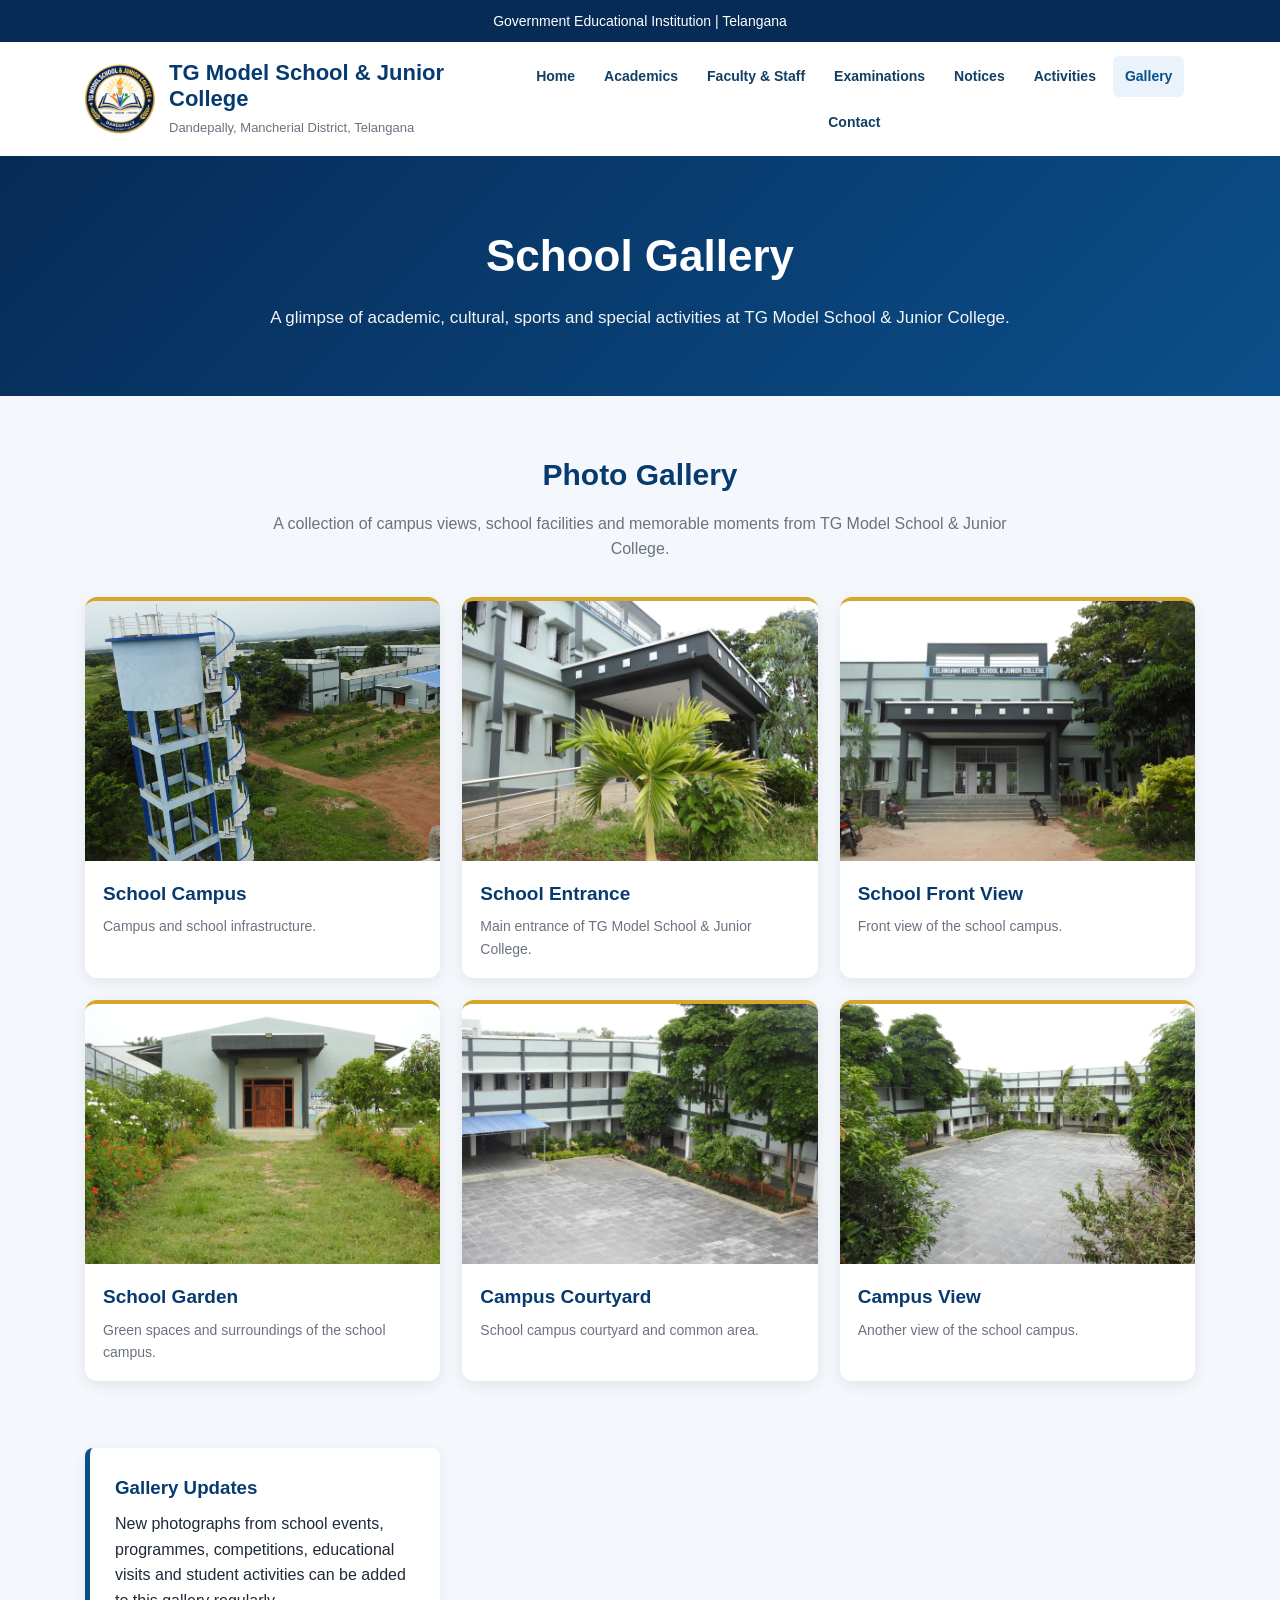
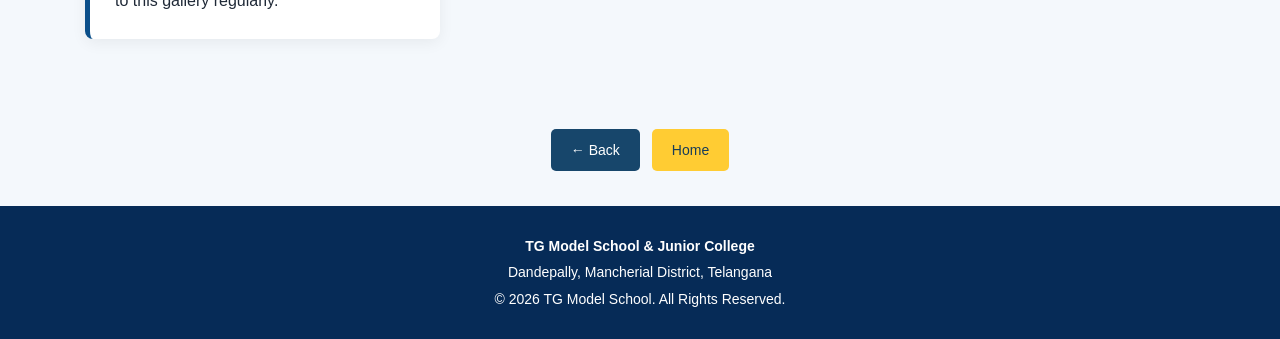
<file: gallery.html>
<!DOCTYPE html>
<html lang="en">
<head>
  <meta charset="UTF-8">
  <meta name="viewport" content="width=device-width, initial-scale=1.0">

  <meta name="description"
        content="Gallery - TG Model School & Junior College, Dandepally">

  <title>Gallery | TG Model School & Junior College</title>

  <link rel="icon" href="logo.png" type="image/png">

  <style>
    * {
      box-sizing: border-box;
      margin: 0;
      padding: 0;
    }

    body {
      font-family: Arial, Helvetica, sans-serif;
      background: #f4f8fc;
      color: #1f2937;
      line-height: 1.6;
    }

    .top-bar {
      background: #062b57;
      color: white;
      text-align: center;
      padding: 10px 15px;
      font-size: 14px;
    }

    header {
      background: white;
      box-shadow: 0 2px 10px rgba(0,0,0,0.08);
    }

    .header-inner {
      max-width: 1150px;
      margin: auto;
      padding: 14px 20px;
      display: flex;
      align-items: center;
      justify-content: space-between;
      gap: 20px;
    }

    .brand {
      display: flex;
      align-items: center;
      gap: 14px;
      text-decoration: none;
    }

    .brand img {
      width: 70px;
      height: 70px;
      object-fit: contain;
    }

    .brand-text h1 {
      color: #073b70;
      font-size: 22px;
      line-height: 1.2;
    }

    .brand-text p {
      color: #6b7280;
      font-size: 13px;
      margin-top: 5px;
    }

    nav {
      display: flex;
      flex-wrap: wrap;
      gap: 5px;
      justify-content: center;
    }

    nav a {
      text-decoration: none;
      color: #123f63;
      padding: 9px 12px;
      border-radius: 6px;
      font-size: 14px;
      font-weight: 600;
    }

    nav a:hover,
    nav a.active {
      background: #eaf3fb;
      color: #0b4f8a;
    }

    .hero {
      background: linear-gradient(135deg, #062b57, #0b4f8a);
      color: white;
      text-align: center;
      padding: 65px 20px;
    }

    .hero h2 {
      font-size: 44px;
      margin-bottom: 12px;
    }

    .hero p {
      max-width: 750px;
      margin: auto;
      font-size: 17px;
      opacity: 0.95;
    }

    .container {
      max-width: 1150px;
      margin: auto;
      padding: 55px 20px;
    }

    .section-title {
      text-align: center;
      color: #073b70;
      font-size: 30px;
      margin-bottom: 12px;
    }

    .section-subtitle {
      text-align: center;
      color: #6b7280;
      max-width: 750px;
      margin: 0 auto 35px;
    }

    .gallery-grid {
      display: grid;
      grid-template-columns: repeat(3, 1fr);
      gap: 22px;
    }

    .gallery-card {
      background: white;
      border-radius: 12px;
      overflow: hidden;
      box-shadow: 0 4px 15px rgba(0,0,0,0.08);
      border-top: 4px solid #d4a72c;
    }

    .photo-placeholder {
      height: 210px;
      background: #eaf2f8;
      display: flex;
      align-items: center;
      justify-content: center;
      text-align: center;
      color: #718096;
      font-size: 15px;
      padding: 20px;
    }

    .gallery-card-content {
      padding: 18px;
    }

    .gallery-card h3 {
      color: #073b70;
      font-size: 19px;
      margin-bottom: 6px;
    }

    .gallery-card p {
      color: #6b7280;
      font-size: 14px;
    }

    .gallery-note {
      margin-top: 45px;
      background: white;
      border-left: 5px solid #0b4f8a;
      padding: 25px;
      border-radius: 8px;
      box-shadow: 0 4px 15px rgba(0,0,0,0.06);
    }

    .gallery-card img {
    width: 100%;
    height: 260px;
    object-fit: cover;
    display: block;
}

.gallery-note h3 {
    color: #073b70;
    margin-bottom: 8px;
}

    footer {
      background: #062b57;
      color: white;
      text-align: center;
      padding: 25px 15px;
      margin-top: 30px;
    }

    footer p {
      font-size: 14px;
      margin: 4px 0;
    }

    @media (max-width: 900px) {
      .header-inner {
        flex-direction: column;
      }

      .gallery-grid {
        grid-template-columns: repeat(2, 1fr);
      }
    }

    @media (max-width: 600px) {
      .hero h2 {
        font-size: 32px;
      }

      .hero p {
        font-size: 15px;
      }

      .gallery-grid {
        grid-template-columns: 1fr;
      }

      .brand {
        flex-direction: column;
        text-align: center;
      }

      nav a {
        font-size: 13px;
        padding: 8px 9px;
      }
    }
    .gallery-lightbox {
    display: none;
    position: fixed;
    z-index: 9999;
    left: 0;
    top: 0;
    width: 100%;
    height: 100%;
    background: rgba(0,0,0,0.9);
    align-items: center;
    justify-content: center;
    padding: 20px;
}

.gallery-lightbox img {
    max-width: 95%;
    max-height: 90%;
    object-fit: contain;
    border-radius: 8px;
}

.gallery-lightbox:target {
    display: flex;
}

.gallery-lightbox .close {
    position: absolute;
    top: 20px;
    right: 30px;
    color: white;
    font-size: 40px;
    text-decoration: none;
    font-weight: bold;
}
    /* MOBILE NAVIGATION */
.menu-toggle {
    display: none;
    background: #08275c;
    color: #ffffff;
    border: none;
    border-radius: 8px;
    padding: 12px 18px;
    font-size: 24px;
    cursor: pointer;
}

@media (max-width: 700px) {

    .header-inner {
        position: relative;
        flex-direction: column;
        align-items: stretch;
    }

    .menu-toggle {
        display: block;
        width: 100%;
        text-align: left;
        margin-top: 15px;
    }

    .nav-links {
        display: none;
        flex-direction: column;
        width: 100%;
        background: #08275c;
        position: absolute;
        top: 100%;
        left: 0;
        z-index: 1000;
        box-shadow: 0 6px 12px rgba(0,0,0,0.20);
    }

    .nav-links.open {
        display: flex;
    }

    .nav-links a {
        width: 100%;
        padding: 13px 18px;
        color: #ffffff;
        text-align: left;
        border-top: 1px solid rgba(255,255,255,0.12);
        box-sizing: border-box;
    }

    .nav-links a.active {
        background: #176ca5;
        color: #ffffff !important;
    }
}
.page-navigation {
    display: flex;
    justify-content: center;
    align-items: center;
    gap: 12px;
    margin: 35px auto;
    width: 100%;
}

.page-navigation .nav-btn {
    display: inline-block;
    padding: 10px 20px;
    background: #17466b;
    color: #fff;
    text-decoration: none;
    border-radius: 5px;
    font-size: 14px;
    text-align: center;
}

.page-navigation .home-btn {
    background: #ffcc33;
    color: #173c59;
}

.page-navigation .nav-btn:hover {
    opacity: 0.9;
}
    
  </style>
</head>

<body>

  <div class="top-bar">
    Government Educational Institution | Telangana
  </div>

  <header>
    <div class="header-inner">

      <a href="index.html" class="brand">
        <img src="logo.png" alt="TG Model School Logo">

        <div class="brand-text">
          <h1>TG Model School & Junior College</h1>
          <p>Dandepally, Mancherial District, Telangana</p>
        </div>
      </a>
<button class="menu-toggle" type="button" aria-label="Open navigation">☰</button>
      <nav class="nav-links">
        <a href="index.html">Home</a>
        <a href="academics.html">Academics</a>
        <a href="faculty.html">Faculty & Staff</a>
        <a href="examinations.html">Examinations</a>
        <a href="notices.html">Notices</a>
        <a href="activities.html">Activities</a>
        <a href="gallery.html" class="active">Gallery</a>
        <a href="contact.html">Contact</a>
      </nav>

    </div>
  </header>

  <section class="hero">
    <h2>School Gallery</h2>
    <p>
      A glimpse of academic, cultural, sports and special activities
      at TG Model School & Junior College.
    </p>
  </section>

  <main class="container">

    <h2 class="section-title">Photo Gallery</h2>

<p class="section-subtitle">
    A collection of campus views, school facilities and memorable moments
    from TG Model School & Junior College.
</p>
    <div class="gallery-grid">
<div class="gallery-card">
    <a href="#photo1">
    <img src="campus-aerial.jpg" alt="TG Model School Campus">
    </a>
    <div class="gallery-card-content">
        <h3>School Campus</h3>
        <p>Campus and school infrastructure.</p>
    </div>
</div>
      <div class="gallery-card">
    <a href="#photo2">
    <img src="school-entrance.jpg" alt="TG Model School Entrance">
    </a>
    <div class="gallery-card-content">
        <h3>School Entrance</h3>
        <p>Main entrance of TG Model School & Junior College.</p>
    </div>
      </div>


      
<div class="gallery-card">
    <a href="#photo3">
    <img src="school-front-feature.jpg" alt="TG Model School Front View">
    </a>
    <div class="gallery-card-content">
        <h3>School Front View</h3>
        <p>Front view of the school campus.</p>
    </div>
</div>
      
        <div class="gallery-card">
    <a href="#photo4">
    <img src="school-garden-building.jpg" alt="TG Model School Garden">
    </a>
    <div class="gallery-card-content">
        <h3>School Garden</h3>
        <p>Green spaces and surroundings of the school campus.</p>
    </div>
        </div>
<div class="gallery-card">
    <a href="#photo5">
        <img src="campus-courtyard-1.jpg" alt="School Campus Courtyard">
    </a>
    <div class="gallery-card-content">
        <h3>Campus Courtyard</h3>
        <p>School campus courtyard and common area.</p>
    </div>
</div>

<div class="gallery-card">
    <a href="#photo6">
        <img src="campus-courtyard-2.jpg" alt="School Campus View">
    </a>
    <div class="gallery-card-content">
        <h3>Campus View</h3>
        <p>Another view of the school campus.</p>
    </div>
</div>
      <div class="gallery-note">
    <h3>Gallery Updates</h3>
    <p>
  
       New photographs from school events, programmes, competitions,
        educational visits and student activities can be added to this
        gallery regularly.
      </p>
    </div>
<div id="photo1" class="gallery-lightbox">
    <a href="#" class="close">&times;</a>
    <img src="campus-aerial.jpg" alt="TG Model School Campus">
</div>

<div id="photo2" class="gallery-lightbox">
    <a href="#" class="close">&times;</a>
    <img src="school-entrance.jpg" alt="TG Model School Entrance">
</div>

<div id="photo3" class="gallery-lightbox">
    <a href="#" class="close">&times;</a>
    <img src="school-front-feature.jpg" alt="TG Model School Front View">
</div>

<div id="photo4" class="gallery-lightbox">
    <a href="#" class="close">&times;</a>
    <img src="school-garden-building.jpg" alt="TG Model School Garden">
</div>

<div id="photo5" class="gallery-lightbox">
    <a href="#" class="close">&times;</a>
    <img src="campus-courtyard-1.jpg" alt="School Campus Courtyard">
</div>

<div id="photo6" class="gallery-lightbox">
    <a href="#" class="close">&times;</a>
    <img src="campus-courtyard-2.jpg" alt="School Campus View">
</div>
  </main>

<div class="page-navigation">
    <a href="index.html" class="nav-btn">← Back</a>
    <a href="index.html" class="nav-btn home-btn">Home</a>
</div>
  
  <footer>
    <p><strong>TG Model School & Junior College</strong></p>
    <p>Dandepally, Mancherial District, Telangana</p>
    <p>© 2026 TG Model School. All Rights Reserved.</p>
  </footer>

<script>
const menuToggle = document.querySelector('.menu-toggle');
const navLinks = document.querySelector('.nav-links');

menuToggle.addEventListener('click', function () {
    navLinks.classList.toggle('open');
});

navLinks.querySelectorAll('a').forEach(function (link) {
    link.addEventListener('click', function () {
        navLinks.classList.remove('open');
    });
});
</script>
</body>
</html>
</file>
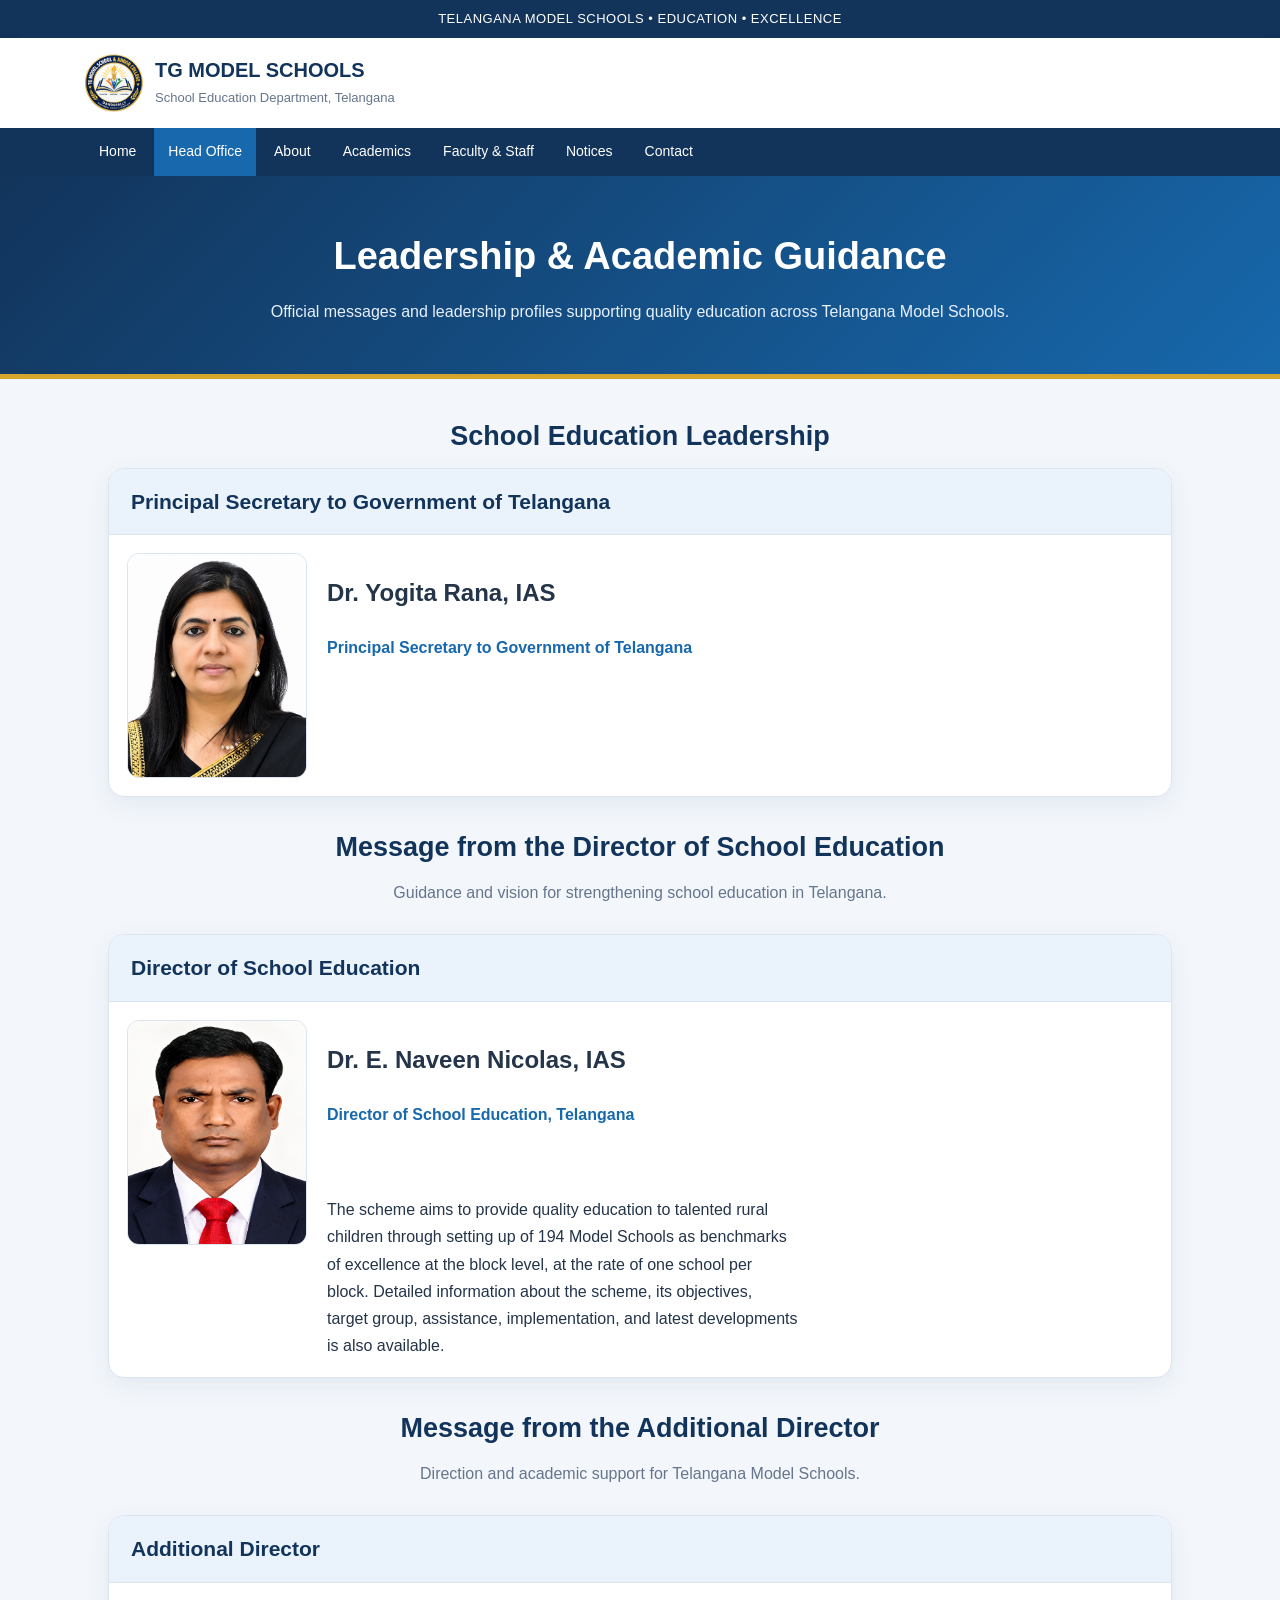
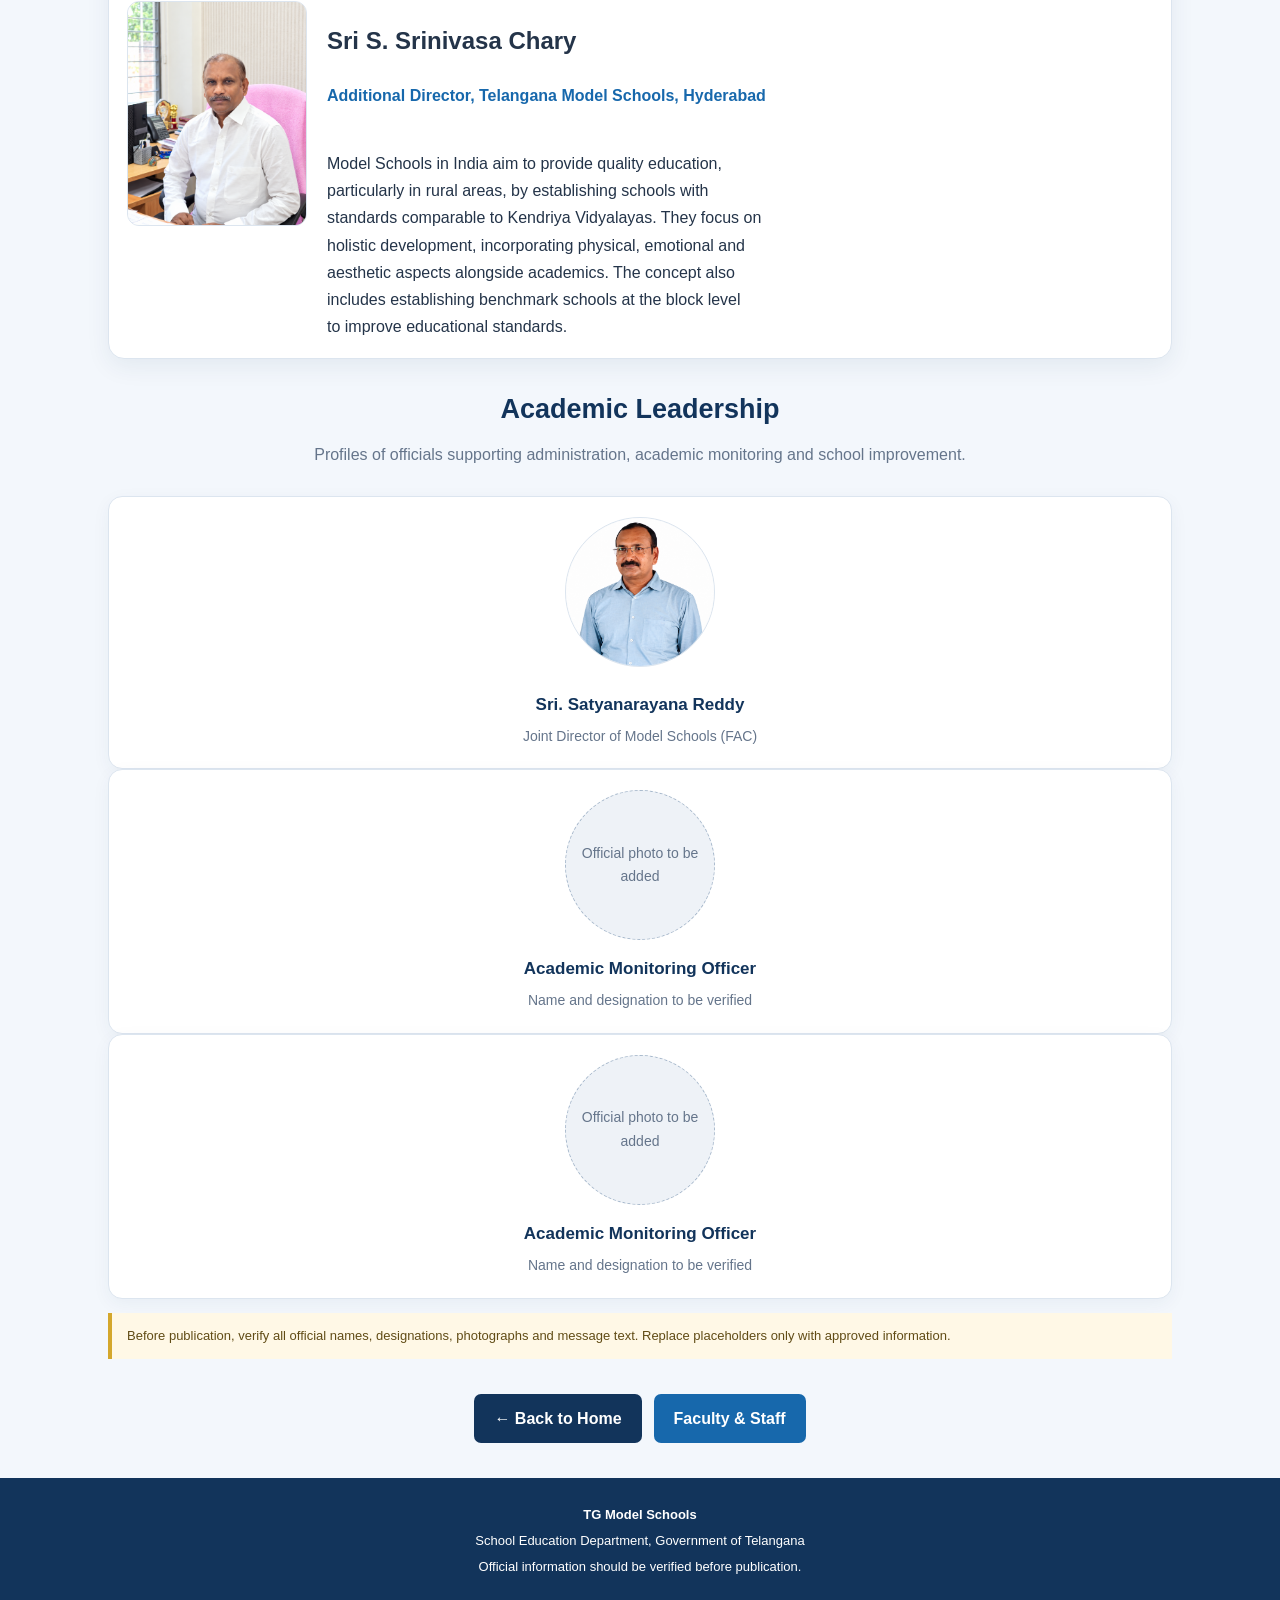
<file: head-office.html>
<!DOCTYPE html>
<html lang="en">
<head>
  <meta charset="UTF-8">
  <meta name="viewport" content="width=device-width, initial-scale=1.0">
  <meta name="description" content="Official education leadership and academic monitoring information for Telangana Model Schools.">
  <title>Head Office | TG Model Schools</title>

  <style>
    :root {
      --navy: #12345b;
      --blue: #1768ac;
      --gold: #d4a72c;
      --light: #f3f7fc;
      --text: #243449;
      --muted: #65758b;
      --white: #ffffff;
      --border: #dce5ef;
    }

    * { box-sizing: border-box; }

    html { scroll-behavior: smooth; }

    body {
      margin: 0;
      font-family: Arial, Helvetica, sans-serif;
      color: var(--text);
      background: var(--light);
      line-height: 1.7;
    }

    a { color: inherit; text-decoration: none; }

    .topbar {
      background: var(--navy);
      color: white;
      text-align: center;
      padding: 8px 12px;
      font-size: 13px;
      letter-spacing: 0.5px;
    }

    header {
      background: white;
      box-shadow: 0 3px 12px rgba(18, 52, 91, 0.1);
    }

    .header-inner {
      max-width: 1150px;
      margin: auto;
      padding: 16px 20px;
      display: flex;
      align-items: center;
      justify-content: space-between;
      gap: 18px;
    }

    .brand {
      display: flex;
      align-items: center;
      gap: 12px;
    }

    .brand img {
      width: 58px;
      height: 58px;
      object-fit: contain;
    }

    .brand h1 {
      margin: 0;
      font-size: 20px;
      line-height: 1.35;
      color: var(--navy);
    }

    .brand p {
      margin: 3px 0 0;
      font-size: 13px;
      color: var(--muted);
    }

    nav {
      background: var(--navy);
      color: white;
    }

    .nav-inner {
      max-width: 1150px;
      margin: auto;
      padding: 0 20px;
      display: flex;
      flex-wrap: wrap;
      gap: 4px;
    }

    nav a {
      display: block;
      padding: 12px 14px;
      font-size: 14px;
    }

    nav a:hover,
    nav a.active {
      background: var(--blue);
    }

    .hero {
      background: linear-gradient(135deg, #12345b, #1768ac);
      color: white;
      text-align: center;
      padding: 48px 20px;
      border-bottom: 5px solid var(--gold);
    }

    .hero h2 {
      margin: 0 0 10px;
      font-size: clamp(27px, 4vw, 38px);
    }

    .hero p {
      margin: 0 auto;
      max-width: 760px;
      color: #e8f1ff;
    }

    main {
      max-width: 1100px;
      margin: 35px auto;
      padding: 0 18px;
    }

    .section-title {
      text-align: center;
      color: var(--navy);
      font-size: 27px;
      margin: 0 0 8px;
    }

    .section-intro {
      text-align: center;
      color: var(--muted);
      margin: 0 auto 28px;
      max-width: 760px;
    }

    .profile {
      background: white;
      border: 1px solid var(--border);
      border-radius: 16px;
      overflow: hidden;
      box-shadow: 0 8px 24px rgba(18, 52, 91, 0.07);
      margin-bottom: 28px;
    }

    .profile-heading {
      background: #eaf2fb;
      padding: 15px 22px;
      border-bottom: 1px solid var(--border);
    }

    .profile-heading h3 {
      color: var(--navy);
      margin: 0;
      font-size: 21px;
    }

    .profile-content {
  display: grid;
  grid-template-columns: 180px minmax(0, 1fr);
  gap: 20px;
  padding: 18px;
  align-items: start;
    }

    .profile-photo {
      width: 100%;
max-width: 180px;
      aspect-ratio: 4 / 5;
      object-fit: cover;
      object-position: center top;
      border-radius: 12px;
      border: 1px solid var(--border);
      background: #eef2f7;
    }

    .photo-placeholder {
      width: 100%;
      max-width: 220px;
      aspect-ratio: 4 / 5;
      border-radius: 12px;
      background: #eef2f7;
      border: 1px dashed #a9bacd;
      display: flex;
      align-items: center;
      justify-content: center;
      padding: 15px;
      text-align: center;
      color: var(--muted);
      font-size: 14px;
    }

    .designation {
      color: var(--blue);
      font-weight: bold;
      margin: 4px 0 14px;
    }

    .message-label {
      font-weight: bold;
      color: var(--navy);
      margin-bottom: 6px;
    }

    .message {
      white-space: pre-line;
      margin: 0;
    }

    .notice {
      margin-top: 14px;
      background: #fff8e6;
      border-left: 4px solid var(--gold);
      padding: 12px 15px;
      color: #614c16;
      font-size: 13px;
    }

    .official-grid {
      display: grid;
      grid-template-columns: repeat(3, minmax(0, 1fr));
      gap: 20px;
      margin-top: 24px;
    }

    .official-card {
      background: white;
      border: 1px solid var(--border);
      border-radius: 14px;
      padding: 20px;
      text-align: center;
      box-shadow: 0 5px 18px rgba(18, 52, 91, 0.05);
    }

    .official-card .photo-placeholder {
      margin: 0 auto 15px;
      max-width: 150px;
      aspect-ratio: 1 / 1;
      border-radius: 50%;
    }

    .official-card .profile-photo {
      width: 150px;
      height: 150px;
      aspect-ratio: 1 / 1;
      border-radius: 50%;
      margin-bottom: 15px;
    }

    .official-card h3 {
      color: var(--navy);
      font-size: 17px;
      margin: 0 0 5px;
    }

    .official-card p {
      color: var(--muted);
      font-size: 14px;
      margin: 0;
    }

    .back-links {
      display: flex;
      justify-content: center;
      flex-wrap: wrap;
      gap: 12px;
      margin: 35px 0;
    }

    .btn {
      display: inline-block;
      padding: 11px 20px;
      background: var(--navy);
      color: white;
      border-radius: 7px;
      font-weight: bold;
    }

    .btn.secondary { background: var(--blue); }

    footer {
      background: var(--navy);
      color: white;
      text-align: center;
      padding: 22px 15px;
      font-size: 13px;
    }

    footer p { margin: 4px 0; }

    @media (max-width: 720px) {
      .header-inner {
        align-items: flex-start;
        padding: 14px;
      }

      .brand img {
        width: 45px;
        height: 45px;
      }

      .brand h1 { font-size: 16px; }
      .brand p { font-size: 12px; }

      .nav-inner { padding: 0 8px; }
      nav a { padding: 10px; font-size: 13px; }

      .hero { padding: 35px 16px; }

      .profile-content {
        grid-template-columns: 1fr;
        padding: 18px;
      }

      .profile-photo,
      .photo-placeholder {
        margin: 0 auto;
        max-width: 190px;
      }

      .official-grid { grid-template-columns: 1fr; }

      .section-title { font-size: 23px; }
    }
  </style>
</head>

<body>
  <div class="topbar">TELANGANA MODEL SCHOOLS • EDUCATION • EXCELLENCE</div>

  <header>
    <div class="header-inner">
      <div class="brand">
        <img src="logo.png" alt="TG Model Schools logo"
             onerror="this.style.display='none'">
        <div>
          <h1>TG MODEL SCHOOLS</h1>
          <p>School Education Department, Telangana</p>
        </div>
      </div>
    </div>
  </header>

  <nav aria-label="Main navigation">
    <div class="nav-inner">
      <a href="index.html">Home</a>
<a href="head-office.html" class="active">Head Office</a>
<a href="about.html">About</a>
<a href="academics.html">Academics</a>
<a href="faculty.html">Faculty &amp; Staff</a>
<a href="notices.html">Notices</a>
<a href="contact.html">Contact</a>
    </div>
  </nav>

  <section class="hero">
    <h2>Leadership &amp; Academic Guidance</h2>
    <p>
      Official messages and leadership profiles supporting quality
      education across Telangana Model Schools.
    </p>
  </section>
  <main>
<h2 class="section-title">School Education Leadership</h2>

<section class="profile">
  <div class="profile-heading">
    <h3>Principal Secretary to Government of Telangana</h3>
  </div>
  <div class="profile-content">
    <img
      class="profile-photo"
      src="file_00000000c39c82119a7381701cb1a876.png"
      alt="Dr. Yogita Rana, IAS"
      loading="lazy"
    >
    <div>
      <h2>Dr. Yogita Rana, IAS</h2>
      <p class="designation">Principal Secretary to Government of Telangana</p>
    </div>
  </div>
</section>
  
    <h2 class="section-title">Message from the Director of School Education</h2>
    <p class="section-intro">
      Guidance and vision for strengthening school education in Telangana.
    </p>

    <section class="profile">
      <div class="profile-heading">
        <h3>Director of School Education</h3>
      </div>
      <div class="profile-content">
      <img
  class="profile-photo"
  src="file_0000000092a482089e16d665d16755c2.png"
  alt="Dr. E. Naveen Nicolas, IAS"
  loading="lazy"
>
        <div>
          <h2>Dr. E. Naveen Nicolas, IAS</h2>
          <p class="designation">Director of School Education, Telangana</p>
          <p class="message">
<p class="message">
The scheme aims to provide quality education to talented rural
children through setting up of 194 Model Schools as benchmarks
of excellence at the block level, at the rate of one school per
block. Detailed information about the scheme, its objectives,
target group, assistance, implementation, and latest developments
is also available.
</p>
        </div>
      </div>
    </section>

    <h2 class="section-title">Message from the Additional Director</h2>
    <p class="section-intro">
      Direction and academic support for Telangana Model Schools.
    </p>

    <section class="profile">
      <div class="profile-heading">
        <h3>Additional Director</h3>
      </div>
      <div class="profile-content">
        
  

<img
  class="profile-photo"
  src="file_00000000819c82119c5ae3b26d8b1dd8.png"
  alt="Additional Director"
  loading="lazy"
>

        

        <div>
          <h2>Sri S. Srinivasa Chary</h2>
<p class="designation">
  Additional Director, Telangana Model Schools, Hyderabad
</p>
          
<p class="message">
  Model Schools in India aim to provide quality education,
  particularly in rural areas, by establishing schools with
  standards comparable to Kendriya Vidyalayas. They focus on
  holistic development, incorporating physical, emotional and
  aesthetic aspects alongside academics. The concept also
  includes establishing benchmark schools at the block level
  to improve educational standards.
</p>
          
        </div>
      </div>
    </section>

    <h2 class="section-title">Academic Leadership</h2>
    <p class="section-intro">
      Profiles of officials supporting administration, academic
      monitoring and school improvement.
    </p>

    
<article class="official-card">
  <img
    class="profile-photo"
    src="file_000000000bfc8208ba7805ff406834ad.png"
    alt="Sri Satyanarayana Reddy"
    loading="lazy"
  >
  <h3>Sri. Satyanarayana Reddy</h3>
  <p>Joint Director of Model Schools (FAC)</p>
</article>
      <article class="official-card">
        <div class="photo-placeholder">Official photo to be added</div>
        <h3>Academic Monitoring Officer</h3>
        <p>Name and designation to be verified</p>
      </article>

      <article class="official-card">
        <div class="photo-placeholder">Official photo to be added</div>
        <h3>Academic Monitoring Officer</h3>
        <p>Name and designation to be verified</p>
      </article>
    </div>

    <div class="notice">
      Before publication, verify all official names, designations,
      photographs and message text. Replace placeholders only with
      approved information.
    </div>

    <div class="back-links">
      <a class="btn" href="index.html">← Back to Home</a>
      <a class="btn secondary" href="faculty.html">Faculty &amp; Staff</a>
    </div>
  </main>

  <footer>
    <p><strong>TG Model Schools</strong></p>
    <p>School Education Department, Government of Telangana</p>
    <p>Official information should be verified before publication.</p>
  </footer>
</body>
  </html>
</file>
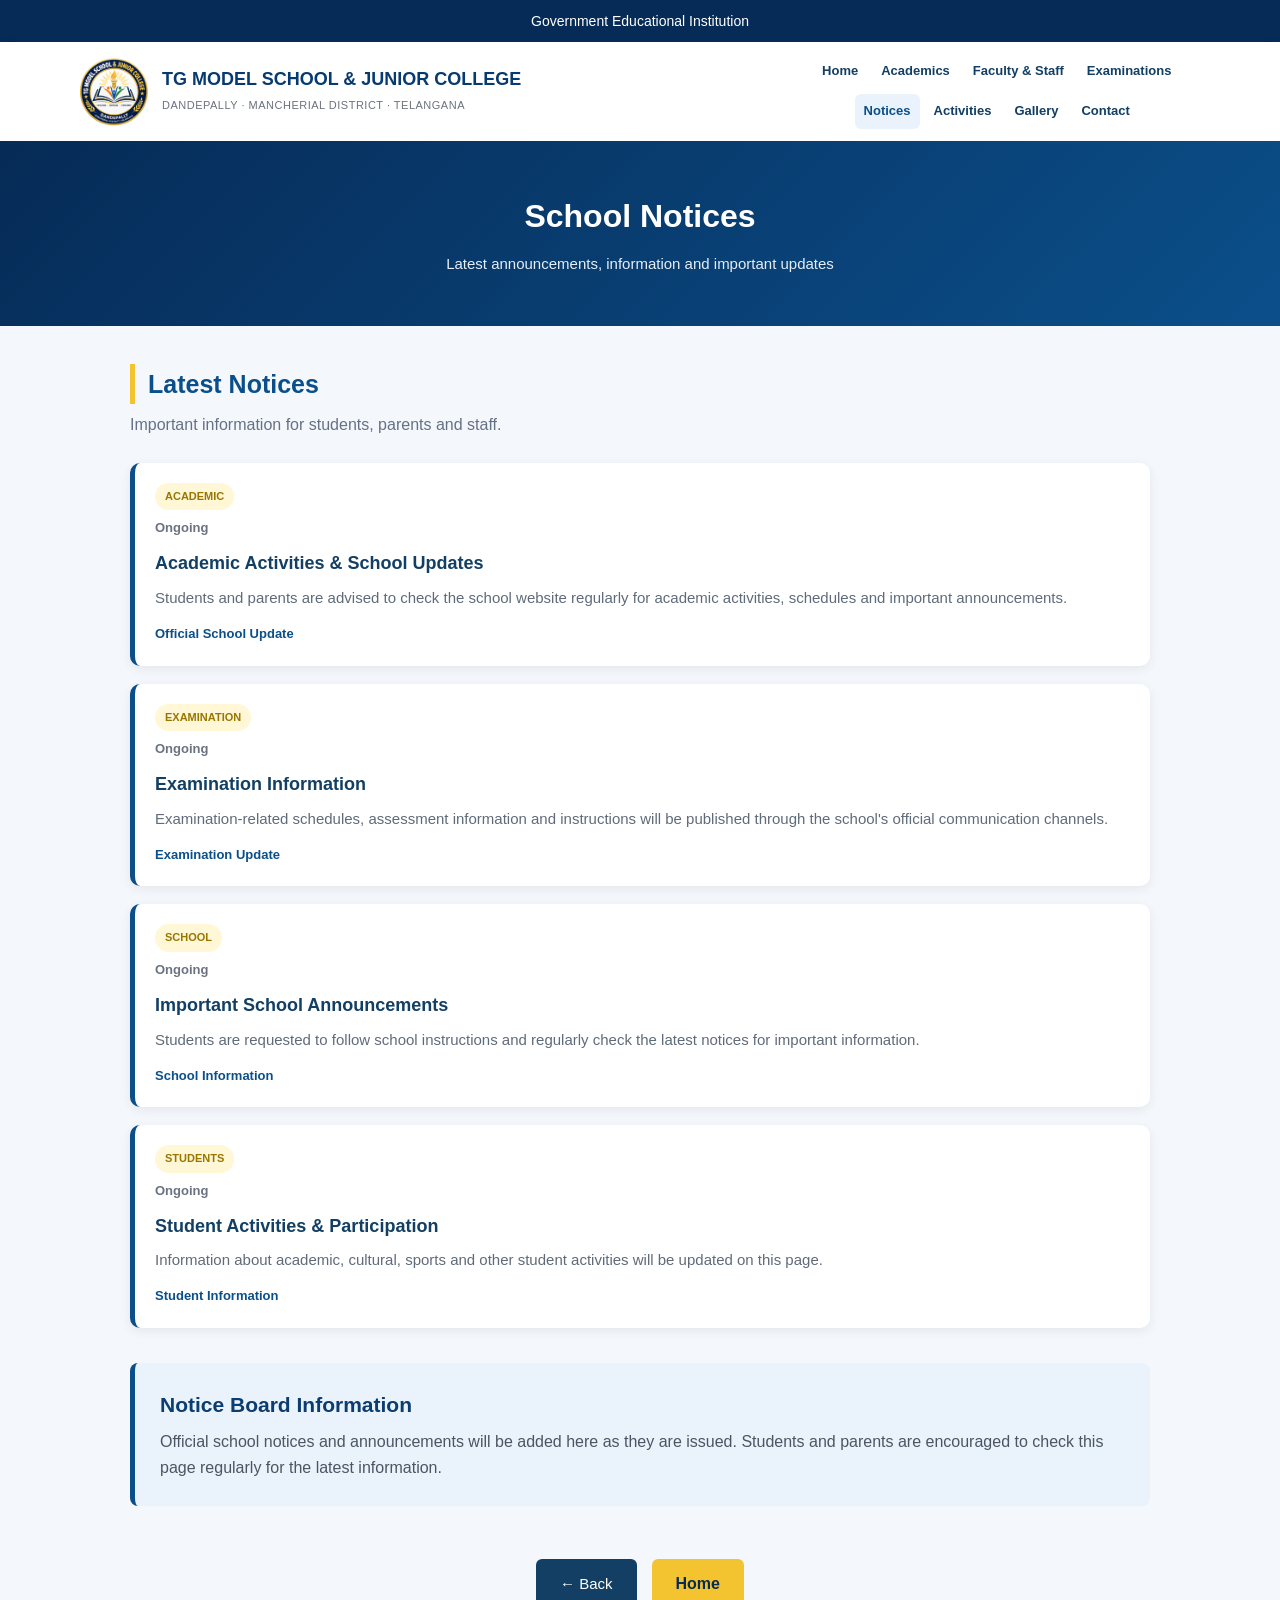
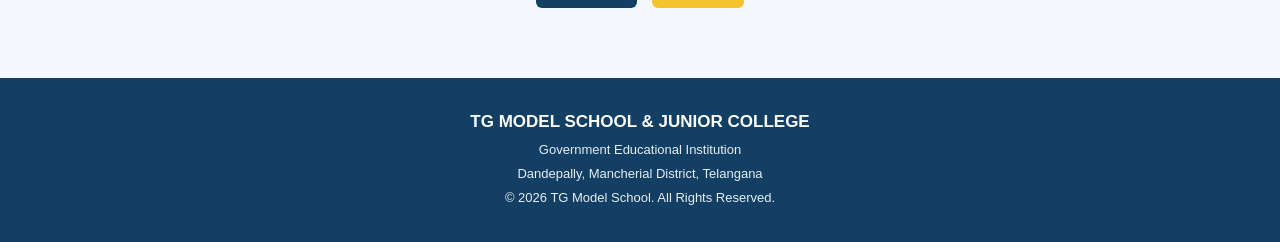
<file: notices.html>
<!DOCTYPE html>
<html lang="en">

<head>
  <meta charset="UTF-8">

  <meta name="viewport"
        content="width=device-width, initial-scale=1.0">

  <meta name="description"
        content="Latest Notices and Announcements - TG Model School & Junior College">

  <title>Notices | TG Model School & Junior College</title>

  <link rel="icon" href="logo.png" type="image/png">

  <style>

    * {
      box-sizing: border-box;
      margin: 0;
      padding: 0;
    }

    body {
      font-family: Arial, Helvetica, sans-serif;
      background: #f4f8fc;
      color: #1f2937;
      line-height: 1.6;
    }

    /* HEADER */

    .top-bar {
      background: #062b57;
      color: white;
      text-align: center;
      padding: 10px 15px;
      font-size: 14px;
    }

    header {
      background: white;
      box-shadow: 0 2px 10px rgba(0,0,0,0.08);
    }

    .header-inner {
      max-width: 1150px;
      margin: auto;
      padding: 14px 20px;

      display: flex;
      align-items: center;
      justify-content: space-between;
      gap: 20px;
    }

    .brand {
      display: flex;
      align-items: center;
      gap: 14px;
      text-decoration: none;
    }

    .brand img {
      width: 78px;
      height: 78px;
      object-fit: contain;
    }

    .brand-text h1 {
      color: #073b70;
      font-size: 22px;
      line-height: 1.2;
    }

    .brand-text p {
      color: #6b7280;
      font-size: 13px;
      margin-top: 6px;
      letter-spacing: 0.5px;
    }

    nav {
      display: flex;
      flex-wrap: wrap;
      gap: 5px;
      justify-content: center;
    }

    nav a {
      text-decoration: none;
      color: #123f63;
      padding: 9px 12px;
      border-radius: 6px;
      font-size: 14px;
      font-weight: 600;
    }

    nav a:hover,
    nav a.active {
      background: #eaf3fb;
      color: #0b4f8a;
    }

    /* HERO */

    .hero {
      background: linear-gradient(135deg, #062b57, #0b4f8a);
      color: white;
      text-align: center;
      padding: 65px 20px;
    }

    .hero h2 {
      font-size: 44px;
      margin-bottom: 10px;
    }

    .hero p {
      font-size: 17px;
      color: #e6eef7;
    }

    /* MAIN */

    .container {
      max-width: 1050px;
      margin: auto;
      padding: 50px 20px;
    }

    .section-heading {
      margin-bottom: 25px;
    }

    .section-heading h2 {
      color: #0b4f8a;
      font-size: 30px;
      border-left: 5px solid #f4c430;
      padding-left: 13px;
    }

    .section-heading p {
      margin-top: 8px;
      color: #667085;
    }

    /* NOTICE CARDS */

    .notice-list {
      display: grid;
      gap: 18px;
    }

    .notice-card {
      background: white;
      border-radius: 10px;
      padding: 24px;
      box-shadow: 0 3px 12px rgba(0,0,0,0.07);
      border-left: 5px solid #0b4f8a;
    }

    .notice-top {
      display: flex;
      align-items: center;
      justify-content: space-between;
      gap: 15px;
      margin-bottom: 10px;
    }

    .notice-category {
      display: inline-block;
      color: #9a7600;
      background: #fff7d6;
      padding: 5px 10px;
      border-radius: 20px;
      font-size: 11px;
      font-weight: bold;
      text-transform: uppercase;
    }

    .notice-date {
      color: #6b7280;
      font-size: 13px;
      font-weight: 600;
    }

    .notice-card h3 {
      color: #123f63;
      font-size: 20px;
      margin-bottom: 8px;
    }

    .notice-card p {
      color: #5f6b7a;
      font-size: 15px;
    }

    .notice-status {
      display: inline-block;
      margin-top: 14px;
      color: #0b4f8a;
      font-size: 13px;
      font-weight: bold;
    }

    /* INFORMATION BOX */

    .info-box {
      margin-top: 35px;
      background: #eaf3fb;
      border-left: 5px solid #0b4f8a;
      padding: 25px;
      border-radius: 8px;
    }

    .info-box h3 {
      color: #0b3d70;
      font-size: 21px;
      margin-bottom: 8px;
    }

    .info-box p {
      color: #4b5563;
    }

    /* FOOTER */

    footer {
      background: #123f63;
      color: white;
      text-align: center;
      padding: 30px 15px;
      margin-top: 30px;
    }

    footer h3 {
      font-size: 17px;
      margin-bottom: 5px;
    }

    footer p {
      color: #e6eef7;
      font-size: 13px;
      margin: 3px 0;
    }
/* MOBILE NAVIGATION */

.menu-toggle {
    display: none;
    background: #08275c;
    color: #ffffff;
    border: none;
    border-radius: 8px;
    padding: 10px 14px;
    font-size: 24px;
    cursor: pointer;
}

/* Tablet */
@media (max-width: 900px) {

    .header-inner {
        flex-direction: column;
    }

    nav {
        width: 100%;
    }
}

/* Mobile */
@media (max-width: 600px) {

    .header-inner {
        padding: 12px 15px;
        position: relative;
    }

    .menu-toggle {
        display: block;
        width: 100%;
        text-align: left;
        padding: 12px 18px;
        font-size: 24px;
    }

    nav {
        position: absolute;
        top: 100%;
        left: 0;
        width: 100%;
        background: #08275c;
        display: none;
        flex-direction: column;
        flex-wrap: nowrap;
        gap: 0;
        z-index: 1000;
        box-shadow: 0 6px 12px rgba(0,0,0,0.20);
    }

    nav.open {
        display: flex;
    }

    nav a {
        display: block;
        width: 100%;
        padding: 13px 18px;
        color: #ffffff;
        text-align: left;
        border-top: 1px solid rgba(255,255,255,0.12);
        border-radius: 0;
    }

    nav a.active {
        background: #176ca5;
        color: #ffffff;
    }
}
    
      .header-inner {
        padding: 12px 15px;
      }

      .brand {
        width: 100%;
      }

      .brand img {
        width: 68px;
        height: 68px;
      }

      .brand-text h1 {
        font-size: 18px;
      }

      .brand-text p {
        font-size: 11px;
      }

      nav a {
        font-size: 13px;
        padding: 7px 9px;
      }

      .hero {
        padding: 50px 18px;
      }

      .hero h2 {
        font-size: 32px;
      }

      .hero p {
        font-size: 15px;
      }

      .container {
        padding: 38px 15px;
      }

      .section-heading h2 {
        font-size: 25px;
      }

      .notice-card {
        padding: 20px;
      }

      .notice-top {
        align-items: flex-start;
        flex-direction: column;
        gap: 8px;
      }

      .notice-card h3 {
        font-size: 18px;
      }
    }

  </style>

</head>


<body>


  <!-- TOP BAR -->

  <div class="top-bar">
    Government Educational Institution
  </div>


  <!-- HEADER -->

  <header>

    <div class="header-inner">

      <a href="index.html" class="brand">

        <img src="logo.png"
             alt="TG Model School Logo">

        <div class="brand-text">

          <h1>
            TG MODEL SCHOOL & JUNIOR COLLEGE
          </h1>

          <p>
            DANDEPALLY · MANCHERIAL DISTRICT · TELANGANA
          </p>

        </div>

      </a>
<button class="menu-toggle" type="button">☰ Menu</button>

      <nav>

        <a href="index.html">
          Home
        </a>

        <a href="academics.html">
          Academics
        </a>

        <a href="faculty.html">
          Faculty & Staff
        </a>

        <a href="examinations.html">
          Examinations
        </a>

        <a href="notices.html" class="active">
          Notices
        </a>

        <a href="activities.html">
          Activities
        </a>

        <a href="gallery.html">
          Gallery
        </a>

        <a href="contact.html">
          Contact
        </a>

      </nav>

    </div>

  </header>


  <!-- HERO -->

  <section class="hero">

    <h2>
      School Notices
    </h2>

    <p>
      Latest announcements, information and important updates
    </p>

  </section>


  <!-- MAIN -->

  <main class="container">


    <section>

      <div class="section-heading">

        <h2>
          Latest Notices
        </h2>

        <p>
          Important information for students, parents and staff.
        </p>

      </div>


      <div class="notice-list">


        <!-- NOTICE 01 -->

        <article class="notice-card">

          <div class="notice-top">

            <span class="notice-category">
              Academic
            </span>

           <span class="notice-date">
    Ongoing
</span> 

          </div>

          <h3>
            Academic Activities & School Updates
          </h3>

          <p>
            Students and parents are advised to check the
            school website regularly for academic activities,
            schedules and important announcements.
          </p>

          <span class="notice-status">
            Official School Update
          </span>

        </article>


        <!-- NOTICE 02 -->

        <article class="notice-card">

          <div class="notice-top">

            <span class="notice-category">
              Examination
            </span>

            <span class="notice-date">
              Ongoing
            </span>

          </div>

          <h3>
            Examination Information
          </h3>

          <p>
            Examination-related schedules, assessment
            information and instructions will be published
            through the school's official communication channels.
          </p>

          <span class="notice-status">
            Examination Update
          </span>

        </article>


        <!-- NOTICE 03 -->

        <article class="notice-card">

          <div class="notice-top">

            <span class="notice-category">
              School
            </span>

            <span class="notice-date">
              Ongoing
            </span>

          </div>

          <h3>
            Important School Announcements
          </h3>

          <p>
            Students are requested to follow school
            instructions and regularly check the latest
            notices for important information.
          </p>

          <span class="notice-status">
            School Information
          </span>

        </article>


        <!-- NOTICE 04 -->

        <article class="notice-card">

          <div class="notice-top">

            <span class="notice-category">
              Students
            </span>

            <span class="notice-date">
              Ongoing
            </span>

          </div>

          <h3>
            Student Activities & Participation
          </h3>

          <p>
            Information about academic, cultural, sports
            and other student activities will be updated
            on this page.
          </p>

          <span class="notice-status">
            Student Information
          </span>

        </article>


      </div>


      <!-- INFORMATION -->

      <div class="info-box">

        <h3>
          Notice Board Information
        </h3>

        <p>
          Official school notices and announcements will be
          added here as they are issued. Students and parents
          are encouraged to check this page regularly for the
          latest information.
        </p>

      </div>


    </section>


  </main>

<!-- BOTTOM NAVIGATION -->
<div style="display:flex; justify-content:center;
gap:15px; flex-wrap:wrap; padding:15px 15px 40px;">

  <button onclick="if (history.length > 1) {
    history.back();
  } else {
    window.location.href='index.html';
  }"
  style="background:#123f63; color:white;
  border:0; padding:12px 24px; border-radius:6px;
  font-size:15px; cursor:pointer;">
    &#8592; Back
  </button>

  <a href="index.html"
  style="background:#f4c430; color:#062b57;
  text-decoration:none; padding:12px 24px;
  border-radius:6px; font-weight:bold;">
    Home
  </a>

</div>
  

  <!-- FOOTER -->

  <footer>

    <h3>
      TG MODEL SCHOOL & JUNIOR COLLEGE
    </h3>

    <p>
      Government Educational Institution
    </p>

    <p>
      Dandepally, Mancherial District, Telangana
    </p>

    <p>
      © 2026 TG Model School. All Rights Reserved.
    </p>

  </footer>

<script>
const menuToggle = document.querySelector('.menu-toggle');
const nav = document.querySelector('nav');

menuToggle.addEventListener('click', function () {
    nav.classList.toggle('open');
});

nav.querySelectorAll('a').forEach(function (link) {
    link.addEventListener('click', function () {
        nav.classList.remove('open');
    });
});
  </script>
</body>
</html>
</file>
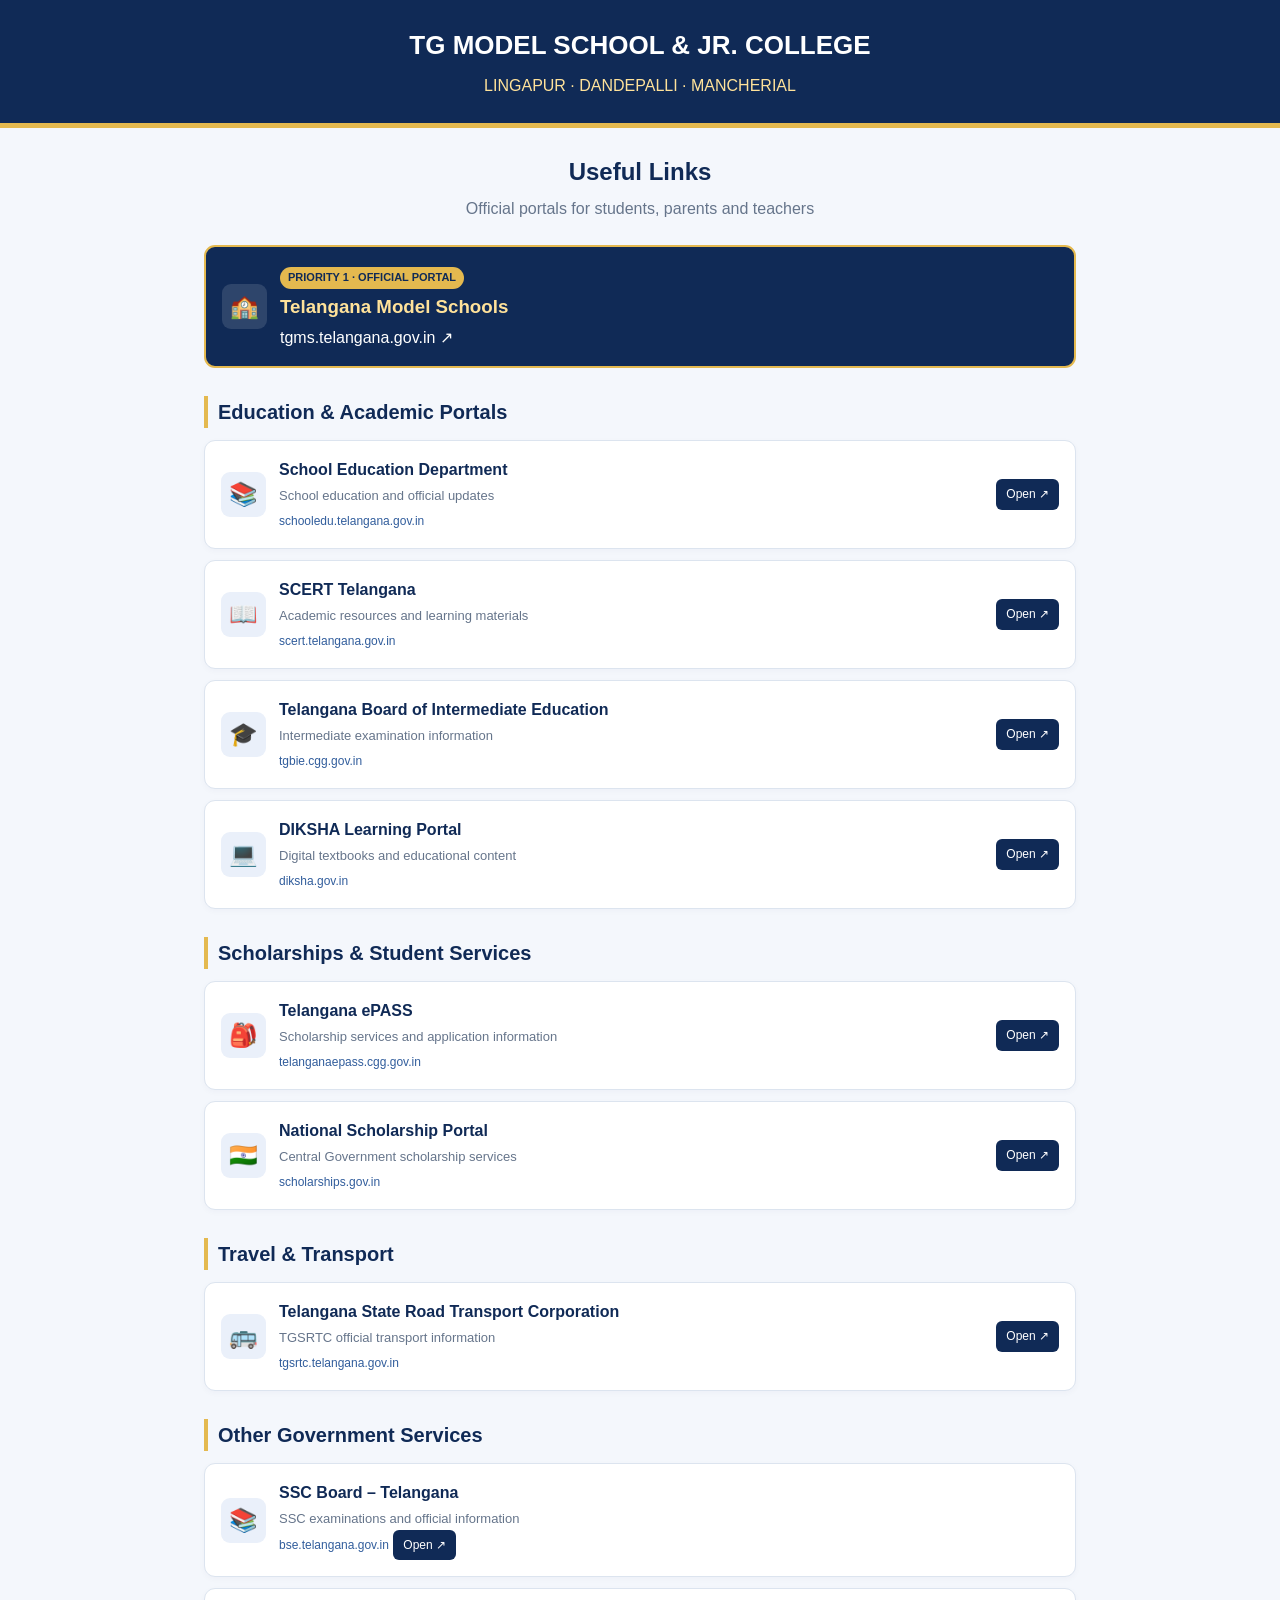
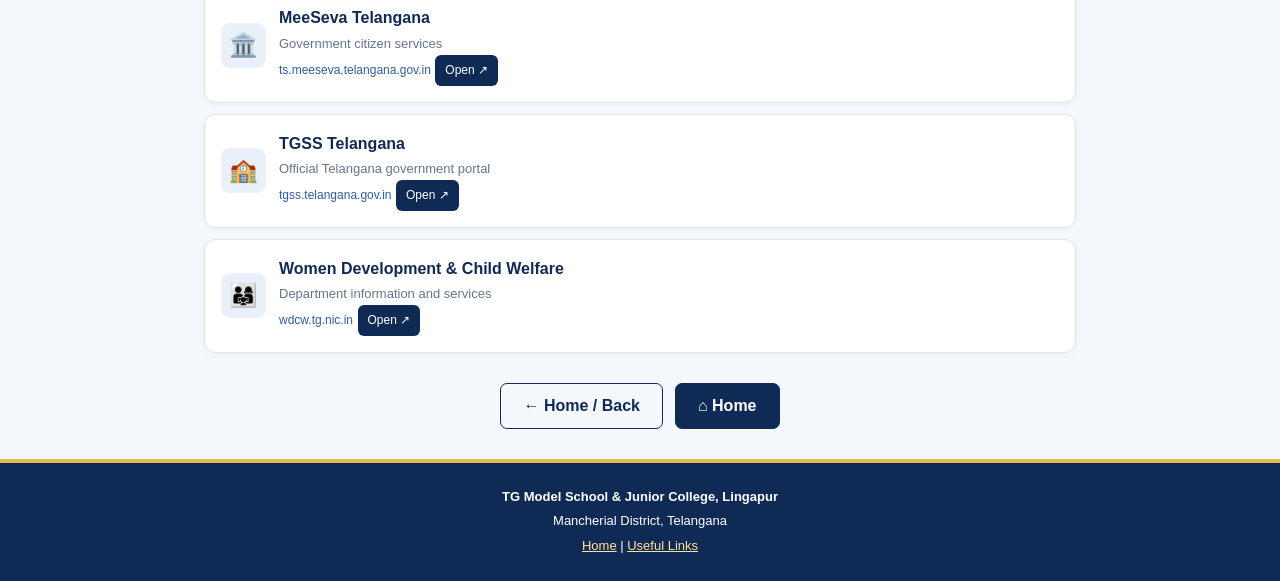
<file: useful-links.html>
<!DOCTYPE html>
<html lang="en">
<head>
<meta charset="UTF-8">
<meta name="viewport" content="width=device-width, initial-scale=1.0">
<title>Useful Links | TG Model School Lingapur</title>
<style>
:root {
  --navy: #102a56;
  --gold: #e4b94f;
  --light: #f4f7fc;
}
* { box-sizing: border-box; }
html { scroll-behavior: smooth; }
body {
  margin: 0;
  font-family: Arial, sans-serif;
  color: #26354a;
  background: var(--light);
  line-height: 1.6;
}
header {
  background: var(--navy);
  color: white;
  text-align: center;
  padding: 25px 12px;
  border-bottom: 5px solid var(--gold);
}
header h1 { margin: 0; font-size: 26px; }
header p { margin: 6px 0 0; color: #ffe29a; }
main { max-width: 900px; margin: 25px auto; padding: 0 14px; }
.intro { text-align: center; margin-bottom: 24px; }
.intro h2 { color: var(--navy); margin-bottom: 4px; }
.intro p { color: #66758b; margin-top: 0; }
.section-title {
  color: var(--navy);
  border-left: 4px solid var(--gold);
  padding-left: 10px;
  margin: 28px 0 12px;
  font-size: 20px;
}
.featured, .link-card {
  display: flex;
  align-items: center;
  gap: 13px;
  padding: 16px;
  border-radius: 11px;
  text-decoration: none;
  transition: transform .2s;
}
.featured:hover, .link-card:hover { transform: translateY(-2px); }
.featured {
  background: var(--navy);
  color: white;
  border: 2px solid var(--gold);
  margin-bottom: 25px;
}
.featured h3 { color: #ffe29a; margin: 3px 0; }
.featured p { margin: 0; overflow-wrap: anywhere; }
.priority {
  display: inline-block;
  background: var(--gold);
  color: var(--navy);
  border-radius: 15px;
  padding: 2px 8px;
  font-size: 11px;
  font-weight: bold;
}
.icon {
  flex-shrink: 0;
  display: grid;
  place-items: center;
  width: 45px;
  height: 45px;
  border-radius: 9px;
  background: #eaf0fa;
  font-size: 23px;
}
.featured .icon { background: #ffffff20; }
.links { display: grid; gap: 11px; }
.link-card {
  background: white;
  border: 1px solid #dce4ef;
  box-shadow: 0 2px 6px #102a5608;
  min-width: 0;
}
.link-info { flex: 1; min-width: 0; }
.link-info h3 { color: var(--navy); font-size: 16px; margin: 0 0 3px; }
.link-info p { color: #66758b; font-size: 13px; margin: 0; }
.url { color: #315d9c; font-size: 12px; overflow-wrap: anywhere; }
.open {
  flex-shrink: 0;
  display: inline-flex;
  align-items: center;
  justify-content: center;
  margin-left: auto;
  white-space: nowrap;
  color: white;
  background: var(--navy);
  border-radius: 6px;
  padding: 7px 10px;
  text-decoration: none;
  font-size: 12px;
  line-height: 1.4;
}
  flex-shrink: 0;
  color: white;
  background: var(--navy);
  border-radius: 6px;
  padding: 7px 10px;
  font-size: 12px;
  font-weight: bold;
}
.last { border: 2px solid var(--gold); margin-top: 6px; }
nav {
  display: flex;
  justify-content: center;
  gap: 12px;
  flex-wrap: wrap;
  margin: 30px 0;
}
nav a {
  text-decoration: none;
  border: 1px solid var(--navy);
  color: var(--navy);
  padding: 9px 22px;
  border-radius: 7px;
  font-weight: bold;
}
nav .home { background: var(--navy); color: white; }
footer {
  background: var(--navy);
  color: white;
  text-align: center;
  padding: 20px 12px;
  border-top: 4px solid var(--gold);
  font-size: 13px;
}
footer p { margin: 4px; }
footer a { color: #ffe29a; }
@media(max-width: 480px) {
  header h1 { font-size: 21px; }
  .link-card { gap: 8px; padding: 12px 9px; }
  .icon { width: 36px; height: 36px; font-size: 19px; }
  .link-info h3 { font-size: 14px; }
  .link-info p { font-size: 12px; }
  .url { font-size: 11px; }
  .open { padding: 7px; font-size: 11px; }
}
</style>
</head>
<body>
<header>
  <h1>TG MODEL SCHOOL &amp; JR. COLLEGE</h1>
  <p>LINGAPUR · DANDEPALLI · MANCHERIAL</p>
</header>
<main>
  <section class="intro">
    <h2>Useful Links</h2>
    <p>Official portals for students, parents and teachers</p>
  </section>

  <a class="featured" href="https://tgms.telangana.gov.in"
     target="_blank" rel="noopener noreferrer">
    <span class="icon">🏫</span>
    <span>
      <span class="priority">PRIORITY 1 · OFFICIAL PORTAL</span>
      <h3>Telangana Model Schools</h3>
      <p>tgms.telangana.gov.in ↗</p>
    </span>
  </a>

  <h2 class="section-title">Education &amp; Academic Portals</h2>
  <div class="links">
    <a class="link-card" href="https://schooledu.telangana.gov.in/"
       target="_blank" rel="noopener noreferrer">
      <span class="icon">📚</span><span class="link-info">
      <h3>School Education Department</h3>
      <p>School education and official updates</p>
      <span class="url">schooledu.telangana.gov.in</span></span>
      <span class="open">Open ↗</span>
    </a>
    <a class="link-card" href="https://scert.telangana.gov.in/"
       target="_blank" rel="noopener noreferrer">
      <span class="icon">📖</span><span class="link-info">
      <h3>SCERT Telangana</h3>
      <p>Academic resources and learning materials</p>
      <span class="url">scert.telangana.gov.in</span></span>
      <span class="open">Open ↗</span>
    </a>
    <a class="link-card" href="https://tgbie.cgg.gov.in/"
       target="_blank" rel="noopener noreferrer">
      <span class="icon">🎓</span><span class="link-info">
      <h3>Telangana Board of Intermediate Education</h3>
      <p>Intermediate examination information</p>
      <span class="url">tgbie.cgg.gov.in</span></span>
      <span class="open">Open ↗</span>
    </a>
    <a class="link-card" href="https://diksha.gov.in/"
       target="_blank" rel="noopener noreferrer">
      <span class="icon">💻</span><span class="link-info">
      <h3>DIKSHA Learning Portal</h3>
      <p>Digital textbooks and educational content</p>
      <span class="url">diksha.gov.in</span></span>
      <span class="open">Open ↗</span>
    </a>
  </div>

  <h2 class="section-title">Scholarships &amp; Student Services</h2>
  <div class="links">
    <a class="link-card" href="https://telanganaepass.cgg.gov.in/"
       target="_blank" rel="noopener noreferrer">
      <span class="icon">🎒</span><span class="link-info">
      <h3>Telangana ePASS</h3>
      <p>Scholarship services and application information</p>
      <span class="url">telanganaepass.cgg.gov.in</span></span>
      <span class="open">Open ↗</span>
    </a>
    <a class="link-card" href="https://scholarships.gov.in/"
       target="_blank" rel="noopener noreferrer">
      <span class="icon">🇮🇳</span><span class="link-info">
      <h3>National Scholarship Portal</h3>
      <p>Central Government scholarship services</p>
      <span class="url">scholarships.gov.in</span></span>
      <span class="open">Open ↗</span>
    </a>
  </div>

  <h2 class="section-title">Travel &amp; Transport</h2>
  <div class="links">
    <a class="link-card last" href="https://tgsrtc.telangana.gov.in/"
       target="_blank" rel="noopener noreferrer">
      <span class="icon">🚌</span><span class="link-info">
      <h3>Telangana State Road Transport Corporation</h3>
      <p>TGSRTC official transport information</p>
      <span class="url">tgsrtc.telangana.gov.in</span></span>
      <span class="open">Open ↗</span>
    </a>
  </div>

<h2 class="section-title">Other Government Services</h2>
<div class="links">
  <a class="link-card" href="http://bse.telangana.gov.in/"
     target="_blank" rel="noopener noreferrer">
    <span class="icon">📚</span>
    <span class="link-info">
      <h3>SSC Board – Telangana</h3>
      <p>SSC examinations and official information</p>
      <span class="url">bse.telangana.gov.in</span>
      <span class="open">Open ↗</span>
    </span>
  </a>

  <a class="link-card" href="https://ts.meeseva.telangana.gov.in/"
     target="_blank" rel="noopener noreferrer">
    <span class="icon">🏛️</span>
    <span class="link-info">
      <h3>MeeSeva Telangana</h3>
      <p>Government citizen services</p>
      <span class="url">ts.meeseva.telangana.gov.in</span>
      <span class="open">Open ↗</span>
    </span>
  </a>

  <a class="link-card" href="https://tgss.telangana.gov.in/"
     target="_blank" rel="noopener noreferrer">
    <span class="icon">🏫</span>
    <span class="link-info">
      <h3>TGSS Telangana</h3>
      <p>Official Telangana government portal</p>
      <span class="url">tgss.telangana.gov.in</span>
      <span class="open">Open ↗</span>
    </span>
  </a>

  <a class="link-card" href="http://wdcw.tg.nic.in/"
     target="_blank" rel="noopener noreferrer">
    <span class="icon">👨‍👩‍👧</span>
    <span class="link-info">
      <h3>Women Development &amp; Child Welfare</h3>
      <p>Department information and services</p>
      <span class="url">wdcw.tg.nic.in</span>
      <span class="open">Open ↗</span>
    </span>
  </a>
</div>

  <nav aria-label="Page navigation">
    <a href="index.html">← Home / Back</a>
    <a class="home" href="index.html">⌂ Home</a>
  </nav>
</main>
<footer>
  <p><strong>TG Model School &amp; Junior College, Lingapur</strong></p>
  <p>Mancherial District, Telangana</p>
  <p><a href="index.html">Home</a> |
     <a href="useful-links.html">Useful Links</a></p>
</footer>
</body>
</html>
</file>
